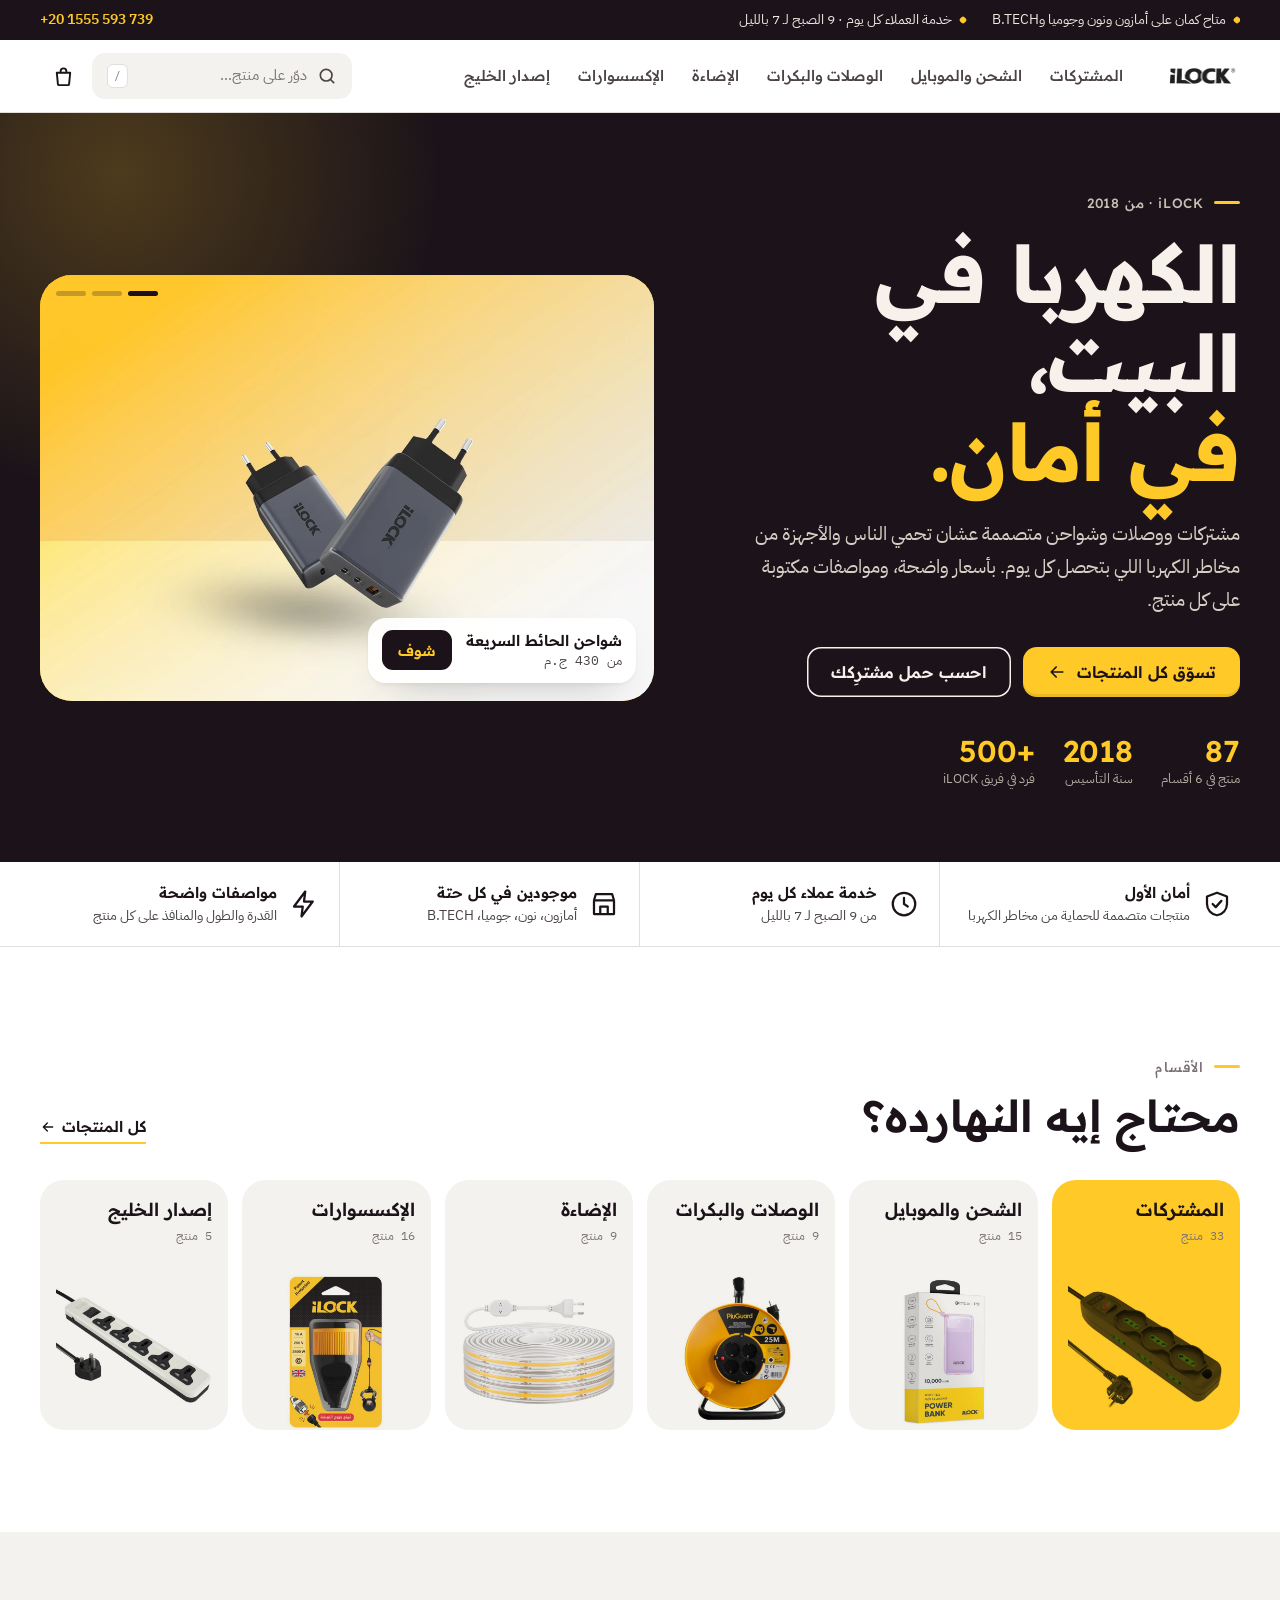
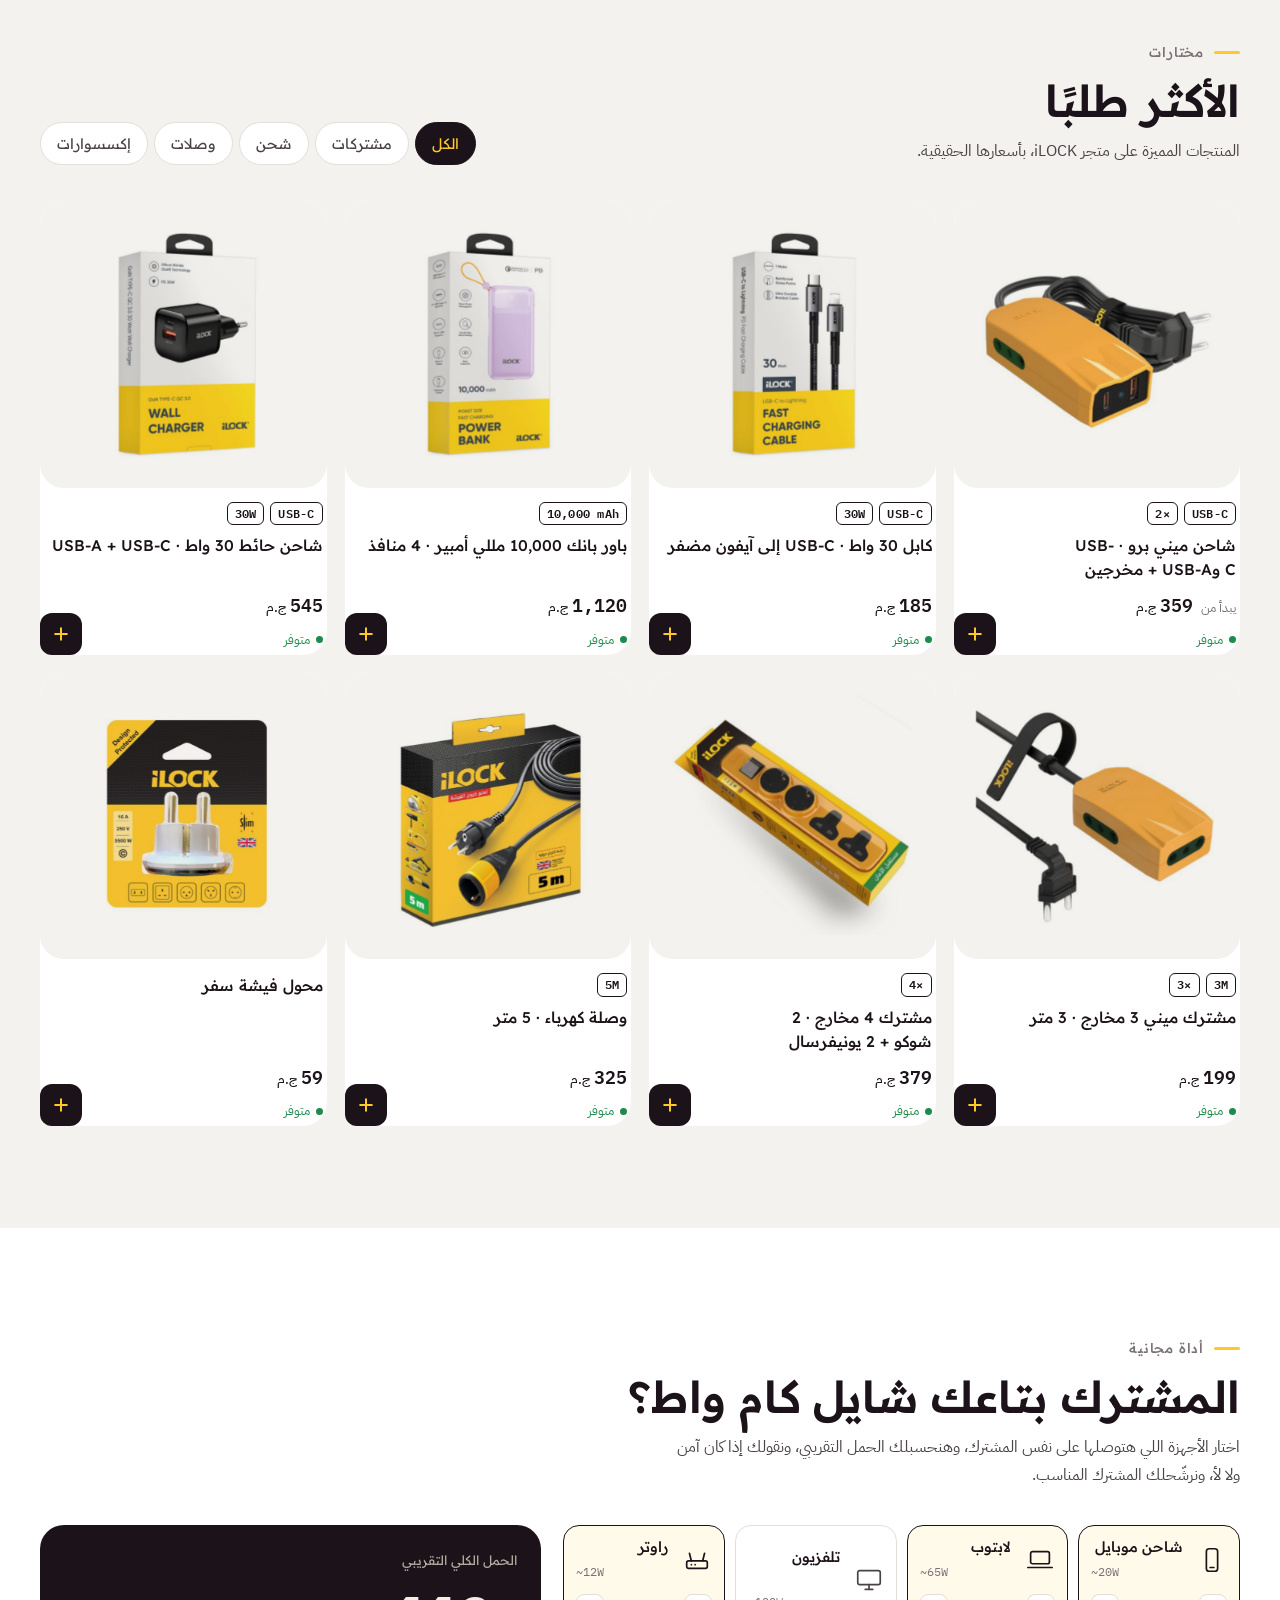
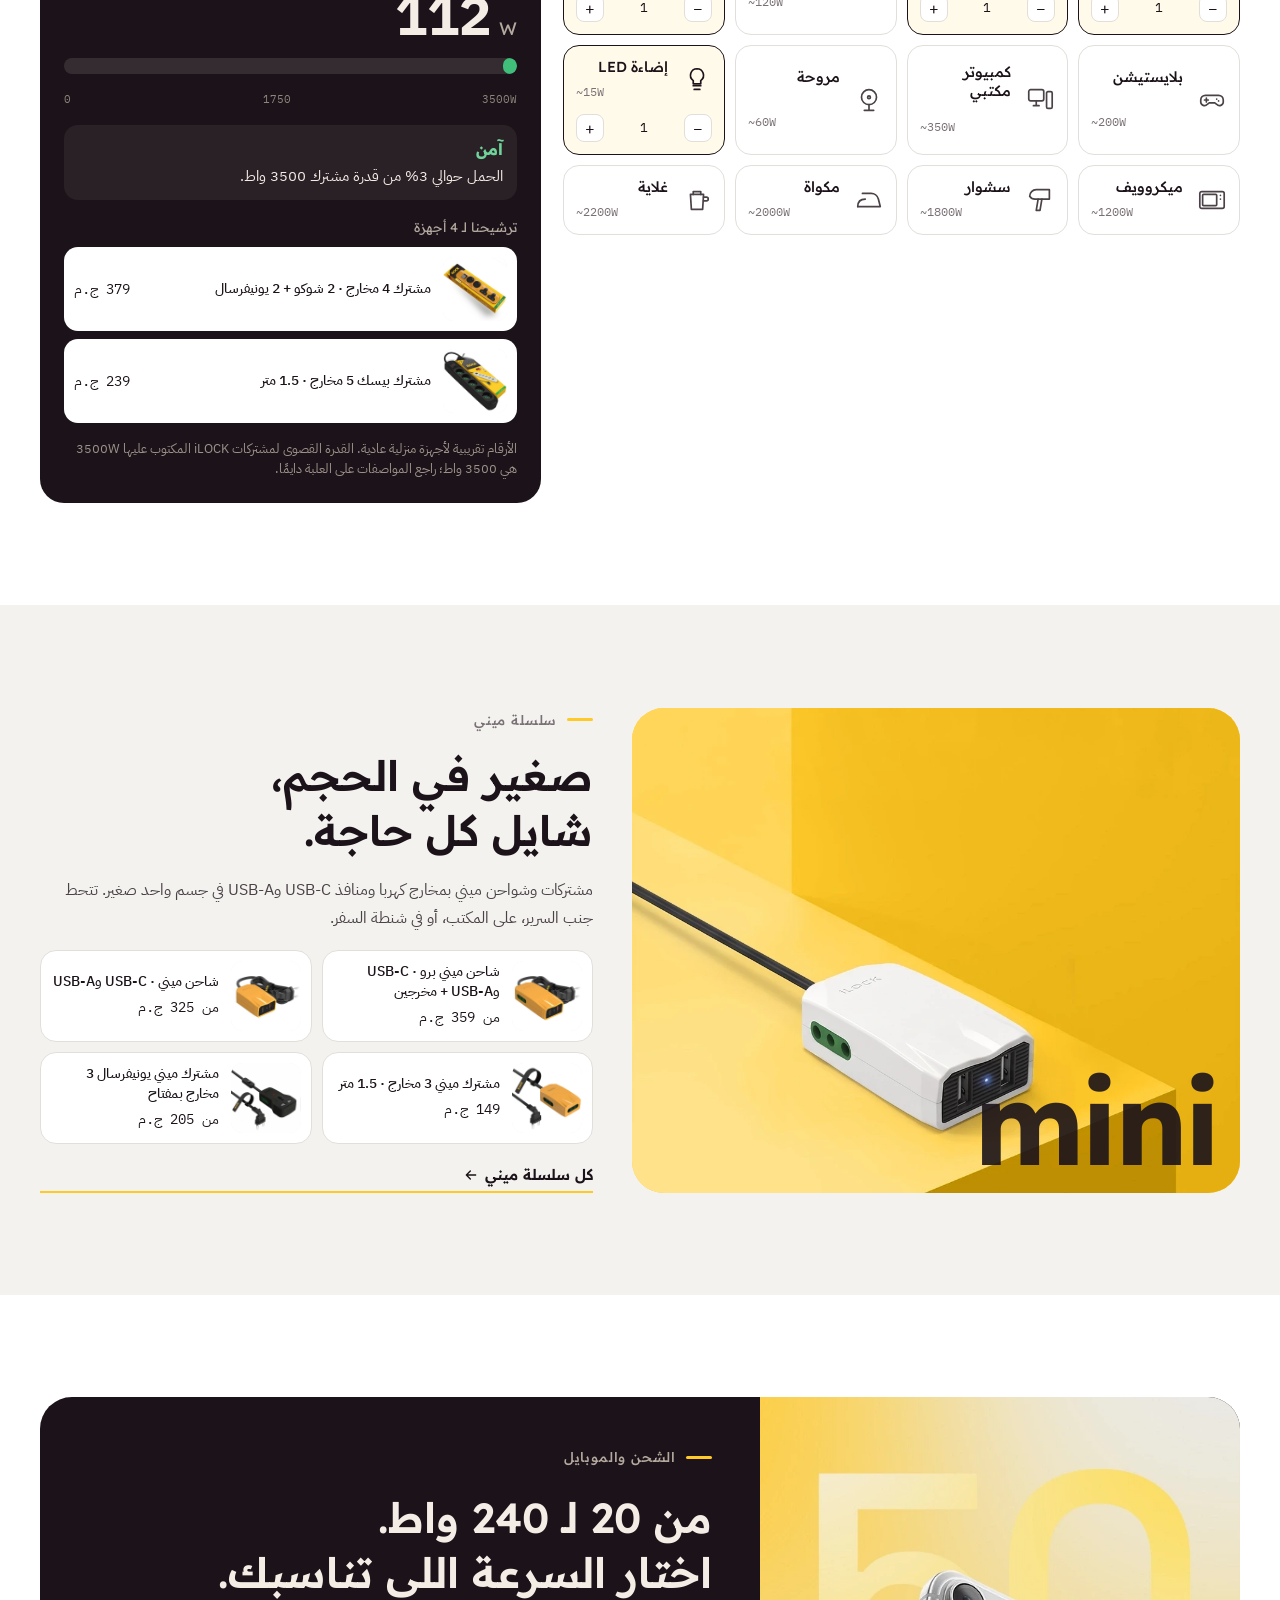
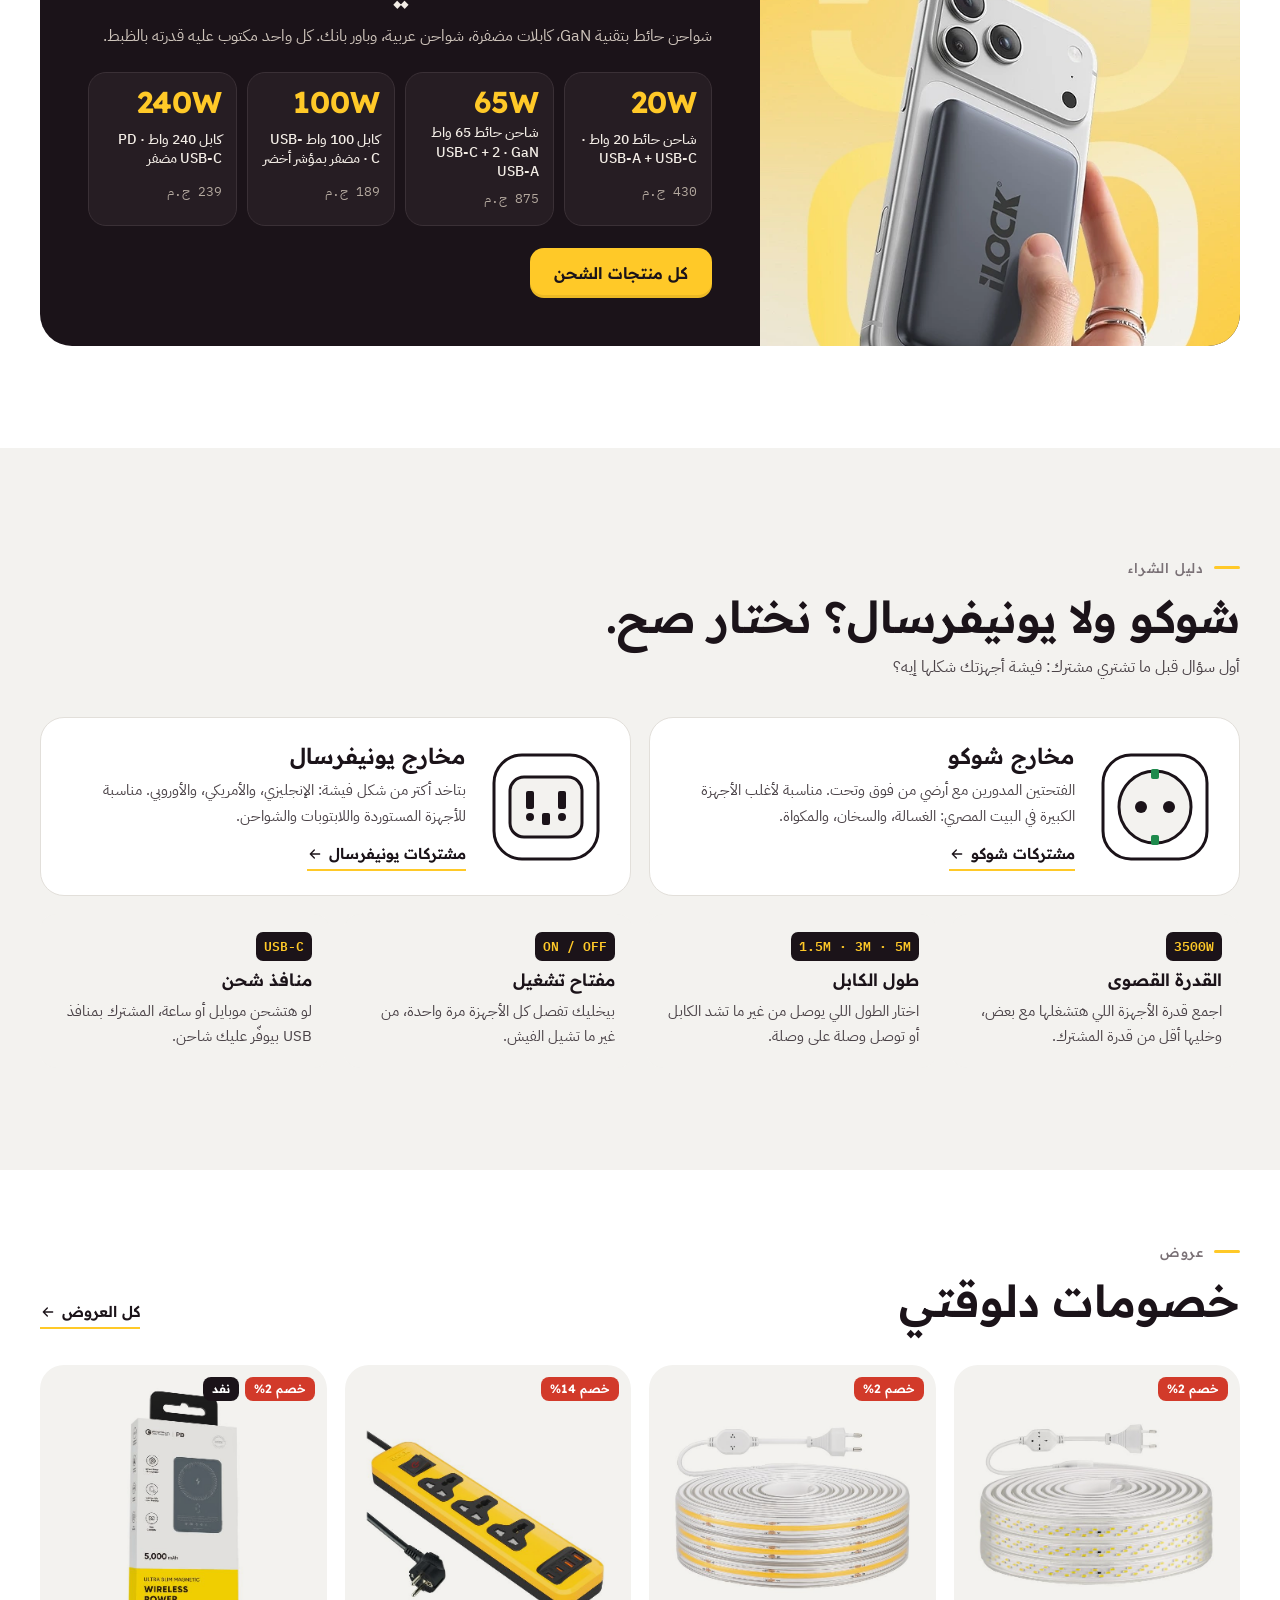
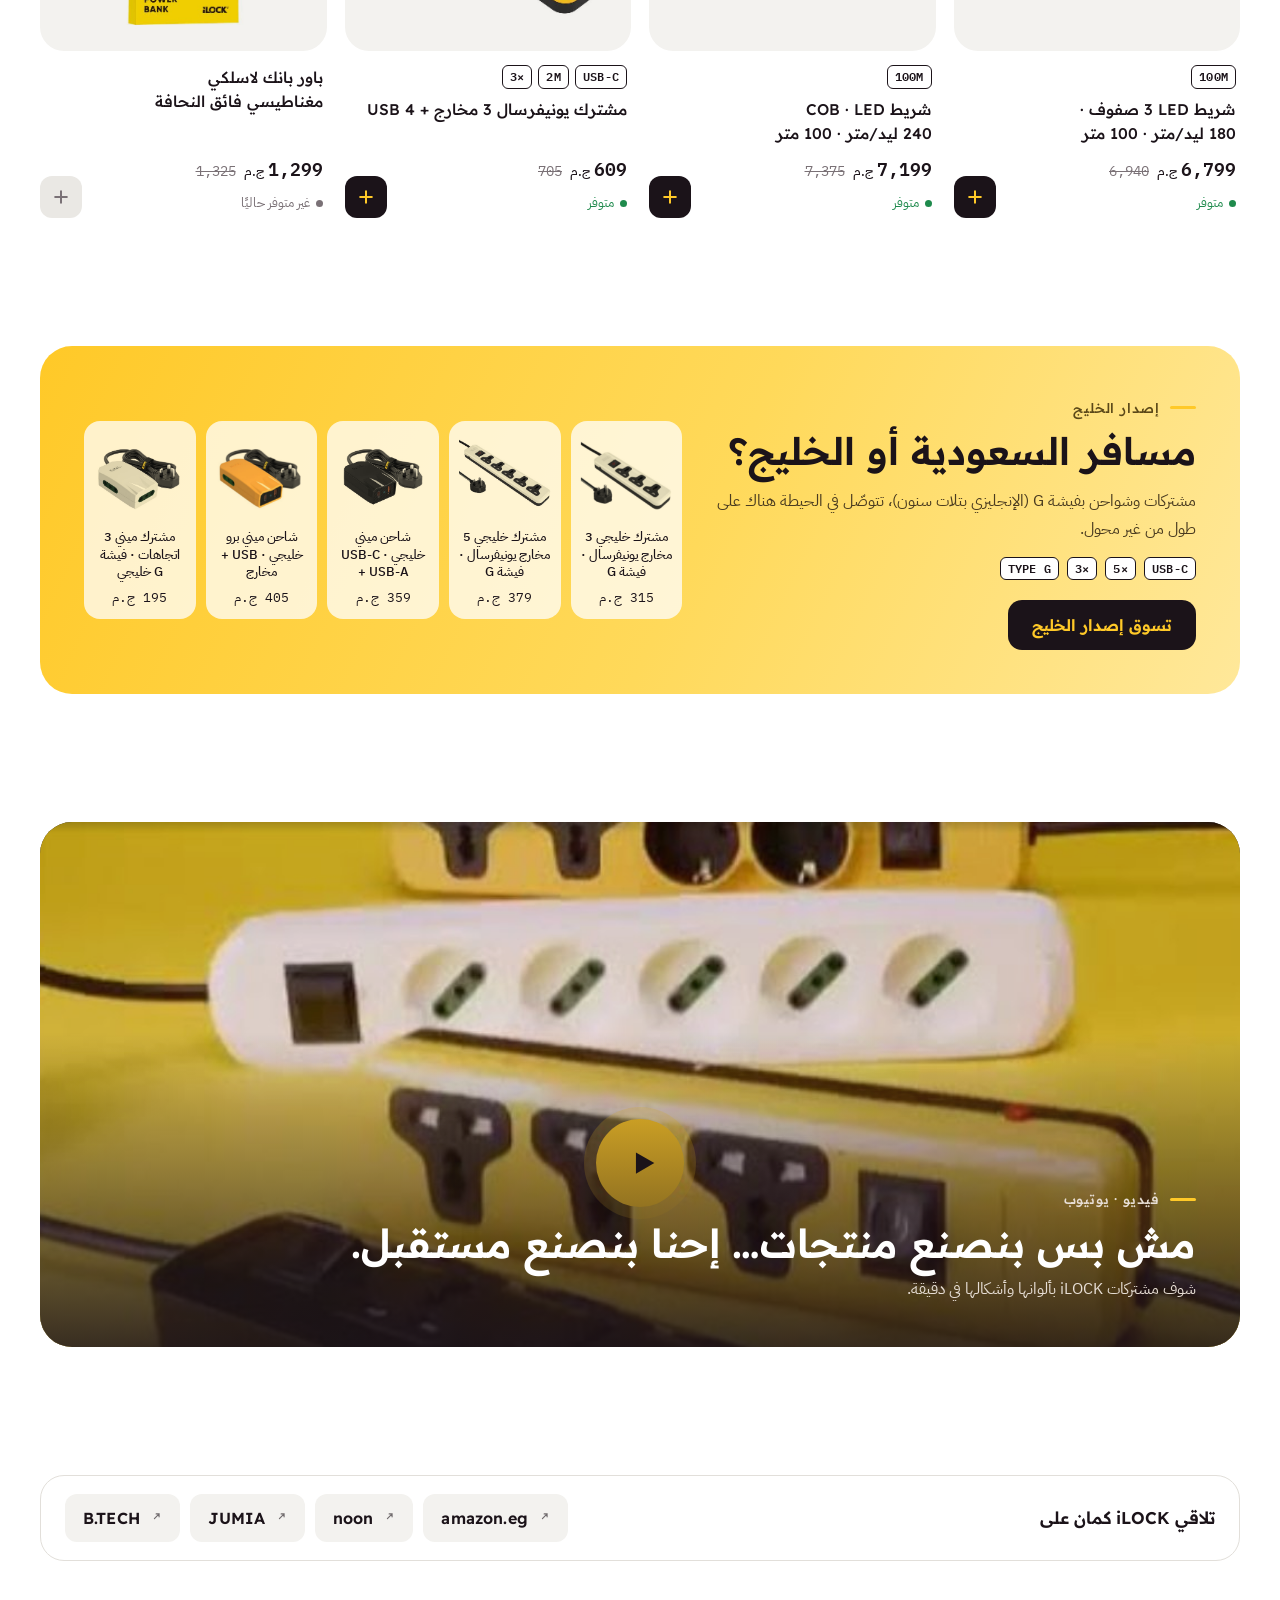
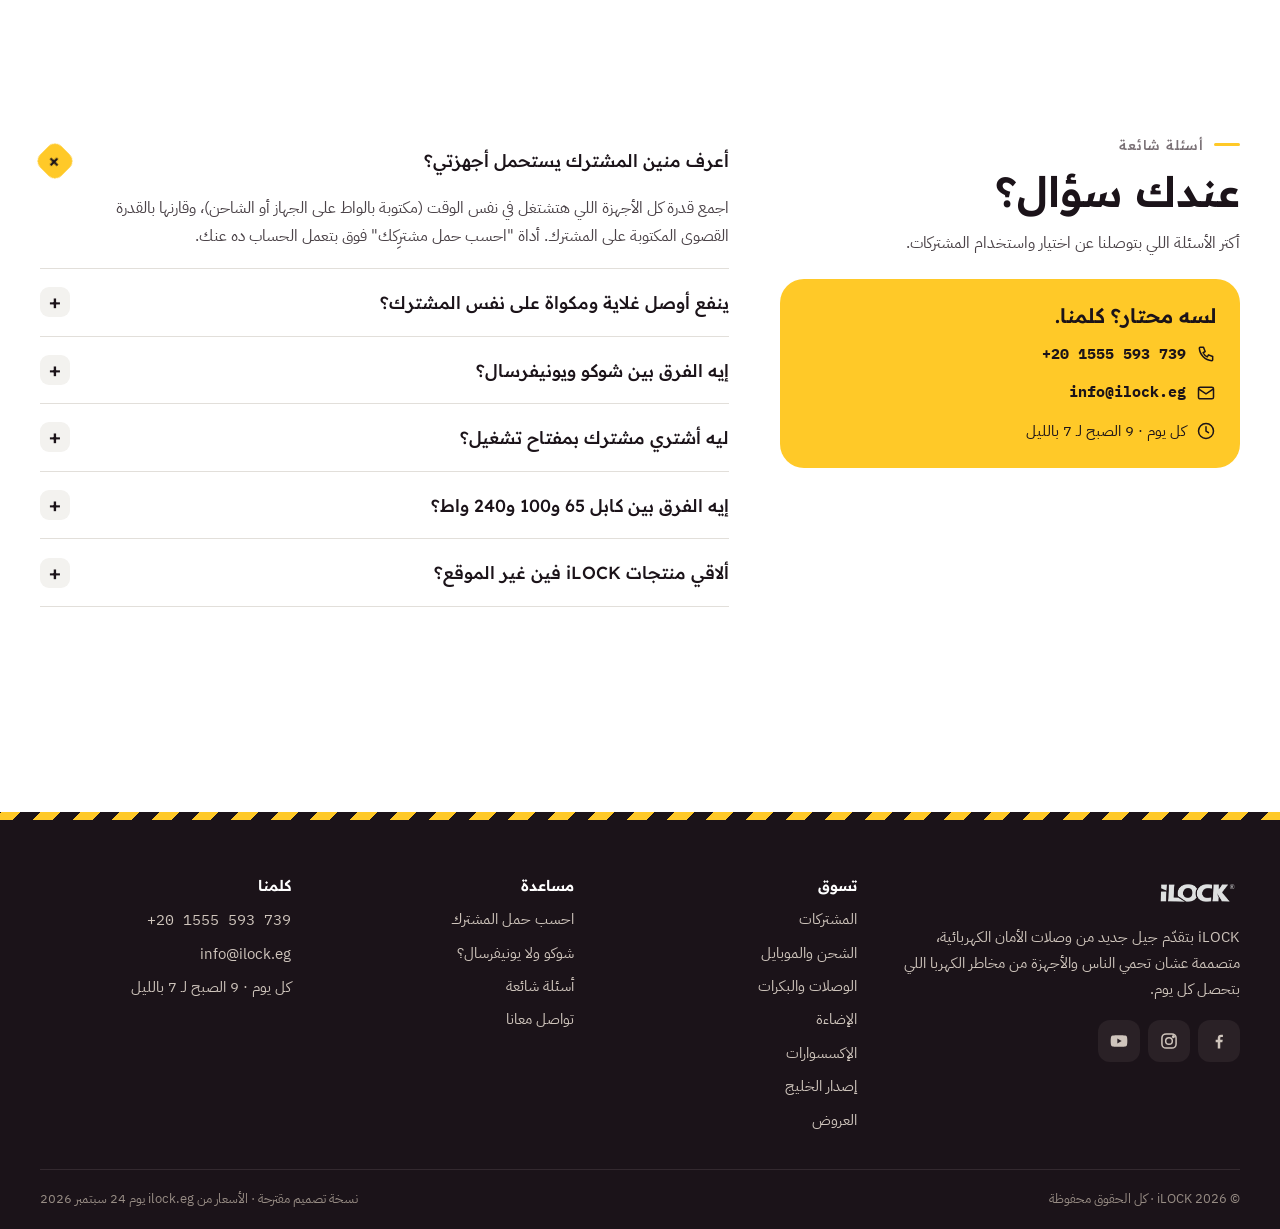
<file: index.html>
<!doctype html>
<html lang="ar" dir="rtl">
<head>
<meta charset="utf-8">
<meta name="viewport" content="width=device-width,initial-scale=1,viewport-fit=cover">
<title>iLOCK | مشتركات ووصلات وشواحن آمنة</title>
<meta name="description" content="iLOCK: مشتركات كهرباء، وصلات وبكرات، شواحن وكابلات سريعة، وإضاءة LED. منتجات متصممة عشان تحمي البيت والأجهزة من مخاطر الكهربا.">
<meta property="og:title" content="iLOCK | الكهربا في أمان">
<meta property="og:description" content="مشتركات ووصلات وشواحن من iLOCK، بأسعار واضحة ومواصفات حقيقية.">
<meta property="og:image" content="assets/img/scene-chargers.webp">
<meta name="theme-color" content="#1B1319">
<link rel="icon" href="assets/img/favicon.svg" type="image/svg+xml">
<link rel="preconnect" href="https://fonts.googleapis.com"><link rel="preconnect" href="https://fonts.gstatic.com" crossorigin>
<link href="https://fonts.googleapis.com/css2?family=Readex+Pro:wght@300;400;500;600;700&family=IBM+Plex+Sans+Arabic:wght@400;500;600&family=IBM+Plex+Mono:wght@500;600&display=swap" rel="stylesheet">
<link rel="stylesheet" href="assets/css/site.css">
<link rel="preload" as="image" href="assets/img/scene-chargers.webp">
</head>
<body data-page="home">
<div id="site-header"></div>

<main>

<!-- ============ HERO ============ -->
<section class="hero" aria-labelledby="h1">
  <div class="glow" aria-hidden="true"></div>
  <div class="wrap">
    <div>
      <span class="eyebrow">iLOCK · من 2018</span>
      <h1 id="h1">الكهربا في البيت،<br><em>في أمان.</em></h1>
      <p class="lead">مشتركات ووصلات وشواحن متصممة عشان تحمي الناس والأجهزة من مخاطر الكهربا اللي بتحصل كل يوم. بأسعار واضحة، ومواصفات مكتوبة على كل منتج.</p>
      <div class="ctas">
        <a class="btn btn-y" href="shop.html">تسوّق كل المنتجات <svg viewBox="0 0 24 24" fill="none" stroke="currentColor" stroke-width="2" stroke-linecap="round" stroke-linejoin="round"><path d="M19 12H5M11 6l-6 6 6 6"/></svg></a>
        <a class="btn btn-line" href="#calc">احسب حمل مشترِكك</a>
      </div>
      <div class="facts">
        <div><b class="num" id="factCount">87</b><span>منتج في 6 أقسام</span></div>
        <div><b class="num">2018</b><span>سنة التأسيس</span></div>
        <div><b class="num">+500</b><span>فرد في فريق iLOCK</span></div>
      </div>
    </div>

    <div class="stage" id="stage" aria-roledescription="عرض متتابع" aria-label="منتجات مختارة">
      <div class="slide on"><img src="assets/img/scene-chargers.webp" alt="شاحنين iLOCK على خلفية صفرا" width="1587" height="800"></div>
      <div class="slide"><img src="assets/img/scene-mini.webp" alt="مشترك ميني من iLOCK بمنافذ USB" width="1587" height="800" loading="lazy"></div>
      <div class="slide"><img src="assets/img/scene-adapter.webp" alt="محول فيشة سفر من iLOCK" width="1587" height="800" loading="lazy"></div>
      <div class="dots" role="tablist" aria-label="اختار الصورة"></div>
      <a class="tagcard" id="tagcard" href="shop.html#mobile"><div class="t"><b id="tagName">شواحن الحائط السريعة</b><span id="tagPrice">من 430 ج.م</span></div><span class="btn btn-ink btn-sm">شوف</span></a>
    </div>
  </div>
</section>

<!-- ============ TRUST ============ -->
<section class="trust" aria-label="ليه تشتري من iLOCK">
  <div class="wrap">
    <div class="it"><svg viewBox="0 0 24 24" fill="none" stroke="currentColor" stroke-width="1.8" stroke-linejoin="round"><path d="M12 3l8 3v6c0 4.5-3.4 8.3-8 9-4.6-.7-8-4.5-8-9V6z"/><path d="M8.5 12l2.5 2.5 4.5-5" stroke-linecap="round"/></svg><div><b>أمان الأول</b>منتجات متصممة للحماية من مخاطر الكهربا</div></div>
    <div class="it"><svg viewBox="0 0 24 24" fill="none" stroke="currentColor" stroke-width="1.8" stroke-linecap="round"><circle cx="12" cy="12" r="9"/><path d="M12 7v5l3 2"/></svg><div><b>خدمة عملاء كل يوم</b>من 9 الصبح لـ 7 بالليل</div></div>
    <div class="it"><svg viewBox="0 0 24 24" fill="none" stroke="currentColor" stroke-width="1.8" stroke-linejoin="round"><path d="M4 9l1.5-5h13L20 9M4 9v11h16V9M4 9h16"/><path d="M9 20v-6h6v6"/></svg><div><b>موجودين في كل حتة</b>أمازون، نون، جوميا، B.TECH</div></div>
    <div class="it"><svg viewBox="0 0 24 24" fill="none" stroke="currentColor" stroke-width="1.8" stroke-linejoin="round"><path d="M13 2L4 14h7l-1 8 9-12h-7z"/></svg><div><b>مواصفات واضحة</b>القدرة والطول والمنافذ على كل منتج</div></div>
  </div>
</section>

<!-- ============ CATEGORIES ============ -->
<section class="sec" aria-labelledby="catsH">
  <div class="wrap">
    <div class="sec-head">
      <div><span class="eyebrow">الأقسام</span><h2 id="catsH">محتاج إيه النهارده؟</h2></div>
      <a class="link-arrow" href="shop.html">كل المنتجات <svg viewBox="0 0 24 24" fill="none" stroke="currentColor" stroke-width="2" stroke-linecap="round" stroke-linejoin="round"><path d="M19 12H5M11 6l-6 6 6 6"/></svg></a>
    </div>
    <div class="cats" id="cats"></div>
  </div>
</section>

<!-- ============ BEST ============ -->
<section class="sec mist" aria-labelledby="bestH">
  <div class="wrap">
    <div class="sec-head">
      <div><span class="eyebrow">مختارات</span><h2 id="bestH">الأكثر طلبًا</h2><p>المنتجات المميزة على متجر iLOCK، بأسعارها الحقيقية.</p></div>
      <div class="tabs" role="tablist" aria-label="فلترة المختارات" id="bestTabs"></div>
    </div>
    <div class="grid" id="bestGrid"></div>
  </div>
</section>

<!-- ============ CALCULATOR ============ -->
<section class="sec" id="calc" aria-labelledby="calcH">
  <div class="wrap">
    <div class="sec-head">
      <div><span class="eyebrow">أداة مجانية</span><h2 id="calcH">المشترك بتاعك شايل كام واط؟</h2>
      <p>اختار الأجهزة اللي هتوصلها على نفس المشترك، وهنحسبلك الحمل التقريبي، ونقولك إذا كان آمن ولا لأ، ونرشّحلك المشترك المناسب.</p></div>
    </div>
    <div class="calc">
      <div class="apps" id="apps"></div>
      <aside class="meter-card" aria-live="polite">
        <span class="lbl">الحمل الكلي التقريبي</span>
        <div class="load"><span class="num" id="loadW">0</span><small>W</small></div>
        <div class="gauge" aria-hidden="true"><i id="gauge" style="width:0"></i></div>
        <div class="gauge-scale"><span>0</span><span>1750</span><span>3500W</span></div>
        <div class="verdict ok" id="verdict"><b>ابدأ باختيار الأجهزة</b>دوس على أي جهاز من القايمة.</div>
        <div id="recs" style="display:grid;gap:8px"></div>
        <p class="note" style="color:#9D928A">الأرقام تقريبية لأجهزة منزلية عادية. القدرة القصوى لمشتركات iLOCK المكتوب عليها 3500W هي 3500 واط؛ راجع المواصفات على العلبة دايمًا.</p>
      </aside>
    </div>
  </div>
</section>

<!-- ============ MINI SERIES ============ -->
<section class="sec mist" aria-labelledby="miniH">
  <div class="wrap spot">
    <div class="art"><img src="assets/img/scene-mini.webp" alt="مشترك ميني أبيض من iLOCK بمنافذ USB" loading="lazy"><span class="big">mini</span></div>
    <div class="txt">
      <span class="eyebrow">سلسلة ميني</span>
      <h2 id="miniH">صغير في الحجم، شايل كل حاجة.</h2>
      <p>مشتركات وشواحن ميني بمخارج كهربا ومنافذ USB-C وUSB-A في جسم واحد صغير. تتحط جنب السرير، على المكتب، أو في شنطة السفر.</p>
      <div class="minis" id="minis"></div>
      <a class="link-arrow" href="shop.html#tag-mini">كل سلسلة ميني <svg viewBox="0 0 24 24" fill="none" stroke="currentColor" stroke-width="2" stroke-linecap="round" stroke-linejoin="round"><path d="M19 12H5M11 6l-6 6 6 6"/></svg></a>
    </div>
  </div>
</section>

<!-- ============ POWER BAND ============ -->
<section class="sec" aria-labelledby="powH">
  <div class="wrap">
    <div class="power">
      <div class="pic"><img src="assets/img/powerbank-tall.webp" alt="باور بانك مغناطيسي من iLOCK في إيد" loading="lazy"></div>
      <div class="in">
        <span class="eyebrow" style="color:#B4A99F">الشحن والموبايل</span>
        <h2 id="powH">من 20 لـ 240 واط.<br>اختار السرعة اللي تناسبك.</h2>
        <p>شواحن حائط بتقنية GaN، كابلات مضفرة، شواحن عربية، وباور بانك. كل واحد مكتوب عليه قدرته بالظبط.</p>
        <div class="watts" id="watts"></div>
        <div><a class="btn btn-y" href="shop.html#mobile">كل منتجات الشحن</a></div>
      </div>
    </div>
  </div>
</section>

<!-- ============ GUIDE ============ -->
<section class="sec mist" id="guide" aria-labelledby="guideH">
  <div class="wrap">
    <div class="sec-head">
      <div><span class="eyebrow">دليل الشراء</span><h2 id="guideH">شوكو ولا يونيفرسال؟ نختار صح.</h2>
      <p>أول سؤال قبل ما تشتري مشترك: فيشة أجهزتك شكلها إيه؟</p></div>
    </div>
    <div class="guide">
      <div class="gcard">
        <svg viewBox="0 0 120 120" aria-hidden="true"><rect x="8" y="8" width="104" height="104" rx="28" fill="#FFFFFF" stroke="#1B1319" stroke-width="3"/><circle cx="60" cy="60" r="36" fill="#F3F2EF" stroke="#1B1319" stroke-width="3"/><circle cx="46" cy="60" r="6" fill="#1B1319"/><circle cx="74" cy="60" r="6" fill="#1B1319"/><rect x="56" y="22" width="8" height="10" rx="2" fill="#1E8A4C"/><rect x="56" y="88" width="8" height="10" rx="2" fill="#1E8A4C"/></svg>
        <div><h3>مخارج شوكو</h3><p>الفتحتين المدورين مع أرضي من فوق وتحت. مناسبة لأغلب الأجهزة الكبيرة في البيت المصري: الغسالة، والسخان، والمكواة.</p><a class="link-arrow" href="shop.html#tag-schuko">مشتركات شوكو <svg viewBox="0 0 24 24" fill="none" stroke="currentColor" stroke-width="2" stroke-linecap="round" stroke-linejoin="round"><path d="M19 12H5M11 6l-6 6 6 6"/></svg></a></div>
      </div>
      <div class="gcard">
        <svg viewBox="0 0 120 120" aria-hidden="true"><rect x="8" y="8" width="104" height="104" rx="28" fill="#FFFFFF" stroke="#1B1319" stroke-width="3"/><rect x="24" y="30" width="72" height="60" rx="14" fill="#F3F2EF" stroke="#1B1319" stroke-width="3"/><rect x="40" y="44" width="8" height="18" rx="2" fill="#1B1319"/><rect x="72" y="44" width="8" height="18" rx="2" fill="#1B1319"/><rect x="56" y="66" width="8" height="12" rx="2" fill="#1B1319"/><circle cx="44" cy="70" r="4" fill="#1B1319"/><circle cx="76" cy="70" r="4" fill="#1B1319"/></svg>
        <div><h3>مخارج يونيفرسال</h3><p>بتاخد أكتر من شكل فيشة: الإنجليزي، والأمريكي، والأوروبي. مناسبة للأجهزة المستوردة واللابتوبات والشواحن.</p><a class="link-arrow" href="shop.html#tag-universal">مشتركات يونيفرسال <svg viewBox="0 0 24 24" fill="none" stroke="currentColor" stroke-width="2" stroke-linecap="round" stroke-linejoin="round"><path d="M19 12H5M11 6l-6 6 6 6"/></svg></a></div>
      </div>
    </div>
    <div class="checks">
      <div class="check"><span class="k">3500W</span><h3>القدرة القصوى</h3><p>اجمع قدرة الأجهزة اللي هتشغلها مع بعض، وخليها أقل من قدرة المشترك.</p></div>
      <div class="check"><span class="k">1.5M · 3M · 5M</span><h3>طول الكابل</h3><p>اختار الطول اللي يوصل من غير ما تشد الكابل أو توصل وصلة على وصلة.</p></div>
      <div class="check"><span class="k">ON / OFF</span><h3>مفتاح تشغيل</h3><p>بيخليك تفصل كل الأجهزة مرة واحدة، من غير ما تشيل الفيش.</p></div>
      <div class="check"><span class="k">USB-C</span><h3>منافذ شحن</h3><p>لو هتشحن موبايل أو ساعة، المشترك بمنافذ USB بيوفّر عليك شاحن.</p></div>
    </div>
  </div>
</section>

<!-- ============ SALE ============ -->
<section class="sec tight" aria-labelledby="saleH">
  <div class="wrap">
    <div class="sec-head">
      <div><span class="eyebrow">عروض</span><h2 id="saleH">خصومات دلوقتي</h2></div>
      <a class="link-arrow" href="shop.html#sale">كل العروض <svg viewBox="0 0 24 24" fill="none" stroke="currentColor" stroke-width="2" stroke-linecap="round" stroke-linejoin="round"><path d="M19 12H5M11 6l-6 6 6 6"/></svg></a>
    </div>
    <div class="grid" id="saleGrid"></div>
  </div>
</section>

<!-- ============ GULF ============ -->
<section class="sec tight" aria-labelledby="gulfH">
  <div class="wrap">
    <div class="gulf">
      <div>
        <span class="eyebrow" style="color:#5A4718">إصدار الخليج</span>
        <h2 id="gulfH" style="margin-top:8px">مسافر السعودية أو الخليج؟</h2>
        <p>مشتركات وشواحن بفيشة G (الإنجليزي بتلات سنون)، تتوصّل في الحيطة هناك على طول من غير محول.</p>
        <div class="plugG"><span class="plate">TYPE G</span><span class="plate">3×</span><span class="plate">5×</span><span class="plate">USB-C</span></div>
        <div style="margin-top:18px"><a class="btn btn-ink" href="shop.html#gulf">تسوق إصدار الخليج</a></div>
      </div>
      <div class="row" id="gulfRow"></div>
    </div>
  </div>
</section>

<!-- ============ VIDEO ============ -->
<section class="sec tight" aria-label="فيديو iLOCK">
  <div class="wrap">
    <a class="video" href="https://www.youtube.com/watch?v=NHx9W53ZcGY" target="_blank" rel="noopener">
      <img src="assets/img/video-frame.jpg" alt="مشتركات iLOCK بالألوان الأصفر والأبيض والأسود" loading="lazy">
      <span class="play" aria-hidden="true"><svg viewBox="0 0 24 24" fill="currentColor"><path d="M7 4.5v15l13-7.5z"/></svg></span>
      <div class="cap"><span class="eyebrow" style="color:#E7DED5">فيديو · يوتيوب</span><h2>مش بس بنصنع منتجات… إحنا بنصنع مستقبل.</h2><p>شوف مشتركات iLOCK بألوانها وأشكالها في دقيقة.</p></div>
    </a>
  </div>
</section>

<!-- ============ MARKETS ============ -->
<section class="sec tight" aria-label="أماكن البيع">
  <div class="wrap">
    <div class="markets">
      <h3>تلاقي iLOCK كمان على</h3>
      <div class="mk">
        <a href="https://www.amazon.eg/s?k=ilock" target="_blank" rel="noopener">amazon.eg <svg viewBox="0 0 24 24" fill="none" stroke="currentColor" stroke-width="2" stroke-linecap="round"><path d="M14 5h5v5M19 5l-8 8"/></svg></a>
        <a href="https://www.noon.com/egypt-en/search/?q=ilock" target="_blank" rel="noopener">noon <svg viewBox="0 0 24 24" fill="none" stroke="currentColor" stroke-width="2" stroke-linecap="round"><path d="M14 5h5v5M19 5l-8 8"/></svg></a>
        <a href="https://www.jumia.com.eg/catalog/?q=ilock" target="_blank" rel="noopener">JUMIA <svg viewBox="0 0 24 24" fill="none" stroke="currentColor" stroke-width="2" stroke-linecap="round"><path d="M14 5h5v5M19 5l-8 8"/></svg></a>
        <a href="https://btech.com/ar/catalogsearch/result/?q=ilock" target="_blank" rel="noopener">B.TECH <svg viewBox="0 0 24 24" fill="none" stroke="currentColor" stroke-width="2" stroke-linecap="round"><path d="M14 5h5v5M19 5l-8 8"/></svg></a>
      </div>
    </div>
  </div>
</section>

<!-- ============ FAQ ============ -->
<section class="sec" id="faq" aria-labelledby="faqH">
  <div class="wrap faq">
    <div>
      <span class="eyebrow">أسئلة شائعة</span>
      <h2 id="faqH" style="font-size:clamp(28px,3.4vw,42px);margin-top:8px">عندك سؤال؟</h2>
      <p style="color:var(--ink-2);margin-top:10px">أكتر الأسئلة اللي بتوصلنا عن اختيار واستخدام المشتركات.</p>
      <div class="help">
        <h3>لسه محتار؟ كلمنا.</h3>
        <div class="line"><svg viewBox="0 0 24 24" fill="none" stroke="currentColor" stroke-width="1.8" stroke-linejoin="round"><path d="M5 4h4l2 5-2.5 1.5a11 11 0 005 5L15 13l5 2v4a1 1 0 01-1 1A16 16 0 014 5a1 1 0 011-1z"/></svg><b>+20 1555 593 739</b></div>
        <div class="line"><svg viewBox="0 0 24 24" fill="none" stroke="currentColor" stroke-width="1.8"><rect x="3" y="5" width="18" height="14" rx="2"/><path d="M3 7l9 6 9-6"/></svg><b>info@ilock.eg</b></div>
        <div class="line"><svg viewBox="0 0 24 24" fill="none" stroke="currentColor" stroke-width="1.8" stroke-linecap="round"><circle cx="12" cy="12" r="9"/><path d="M12 7v5l3 2"/></svg>كل يوم · 9 الصبح لـ 7 بالليل</div>
      </div>
    </div>
    <div>
      <details open><summary>أعرف منين المشترك يستحمل أجهزتي؟<i>+</i></summary><p>اجمع قدرة كل الأجهزة اللي هتشتغل في نفس الوقت (مكتوبة بالواط على الجهاز أو الشاحن)، وقارنها بالقدرة القصوى المكتوبة على المشترك. أداة "احسب حمل مشترِكك" فوق بتعمل الحساب ده عنك.</p></details>
      <details><summary>ينفع أوصل غلاية ومكواة على نفس المشترك؟<i>+</i></summary><p>الأجهزة الحرارية زي الغلاية والمكواة والسخان بتسحب قدرة عالية (حوالي 2000 واط أو أكتر). تشغيل اتنين منهم مع بعض ممكن يعدّي 3500 واط، فالأحسن كل واحد يتوصل لوحده، ويُفضّل في الحيطة مباشرة.</p></details>
      <details><summary>إيه الفرق بين شوكو ويونيفرسال؟<i>+</i></summary><p>شوكو فتحتين مدورين مع أرضي، وده الشكل المنتشر في مصر للأجهزة الكبيرة. اليونيفرسال بياخد فيش بأشكال مختلفة (إنجليزي، أمريكي، أوروبي)، ومناسب للأجهزة المستوردة والشواحن.</p></details>
      <details><summary>ليه أشتري مشترك بمفتاح تشغيل؟<i>+</i></summary><p>المفتاح بيخليك تفصل كل الأجهزة مرة واحدة وأنت خارج أو قبل النوم، من غير ما تشيل الفيش كل مرة، وده بيقلل استهلاك الأجهزة اللي بتفضل في وضع الاستعداد.</p></details>
      <details><summary>إيه الفرق بين كابل 65 و100 و240 واط؟<i>+</i></summary><p>الرقم هو أقصى قدرة الكابل يقدر ينقلها. الموبايلات بتحتاج غالبًا 20 لـ 30 واط، واللابتوبات 65 لـ 100 واط، والأجهزة الأقوى أكتر. الكابل الأعلى بيشتغل مع الأقل عادي.</p></details>
      <details><summary>ألاقي منتجات iLOCK فين غير الموقع؟<i>+</i></summary><p>على أمازون، ونون، وجوميا، وB.TECH. والأسعار هنا هي أسعار متجر iLOCK الرسمي.</p></details>
    </div>
  </div>
</section>

</main>

<div id="site-footer"></div>

<script src="assets/data/products.js"></script>
<script src="assets/js/site.js"></script>
<script src="assets/js/home.js"></script>
</body>
</html>
</file>
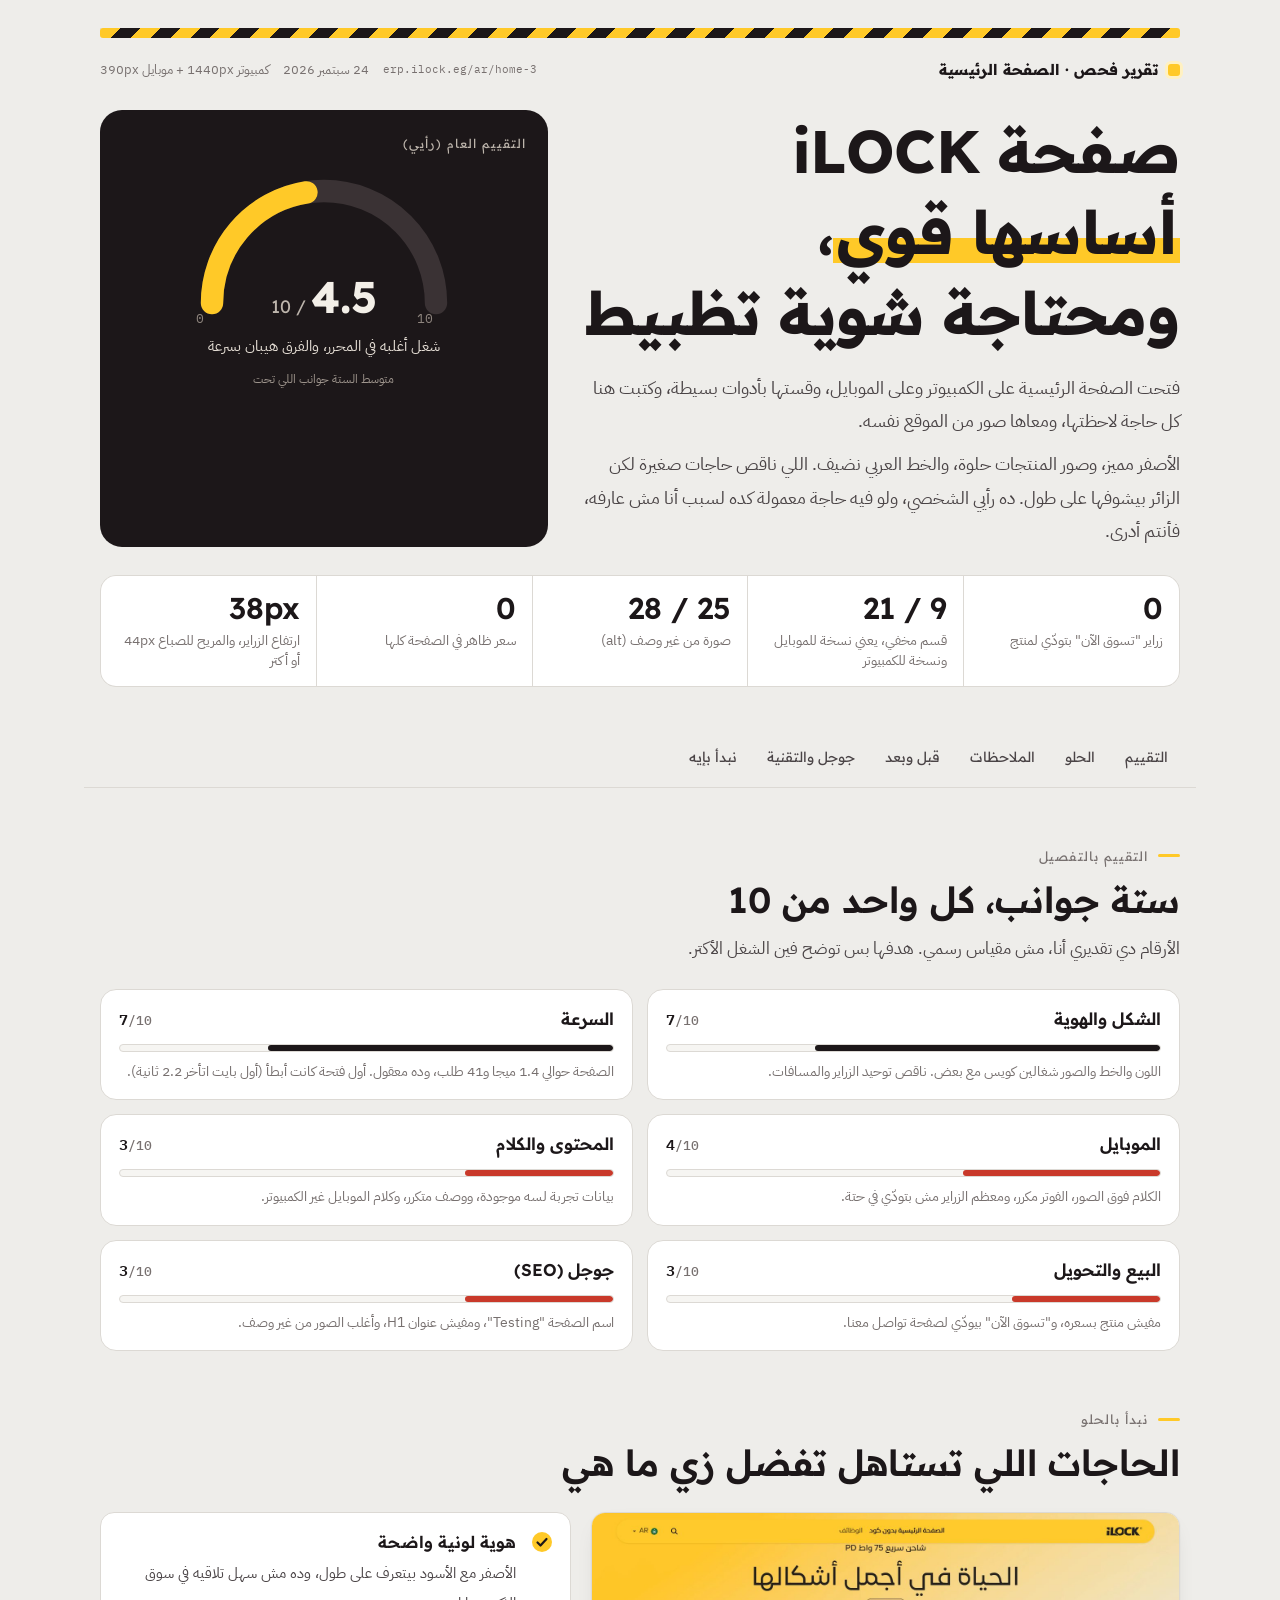
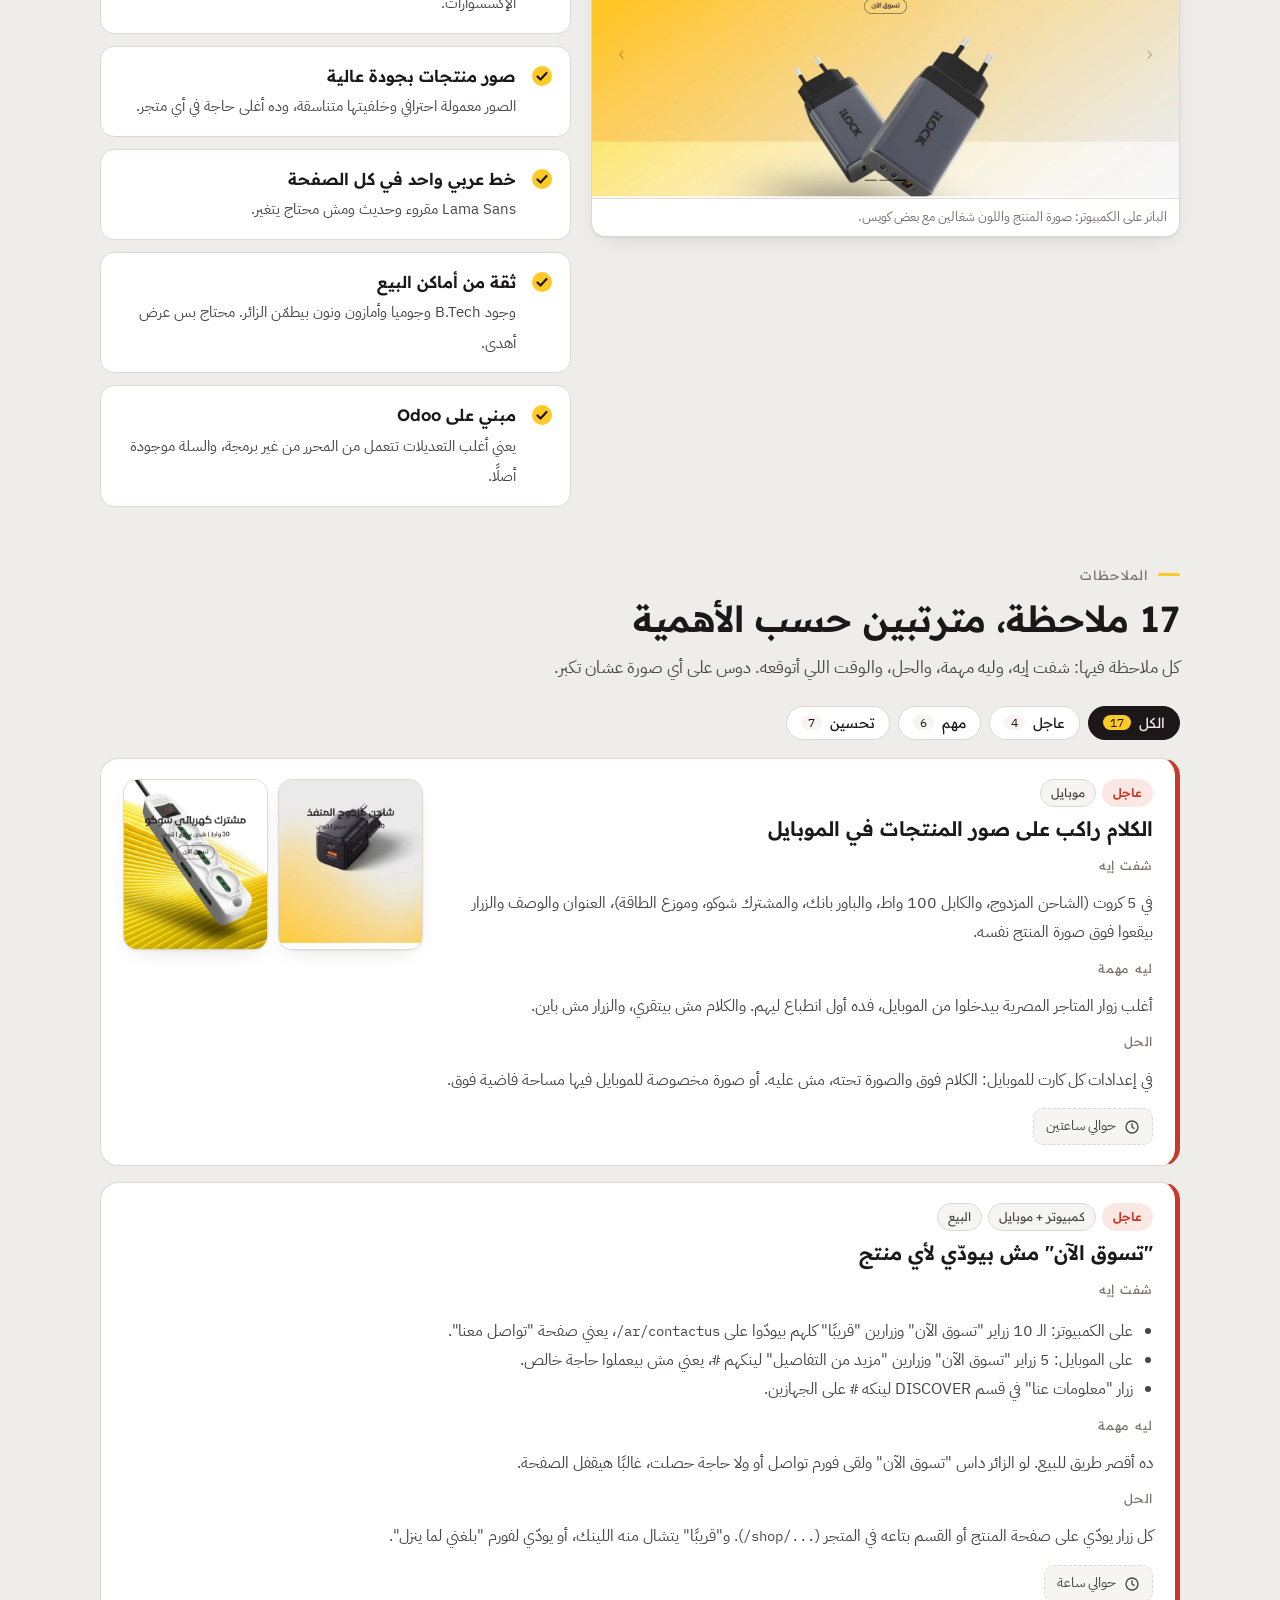
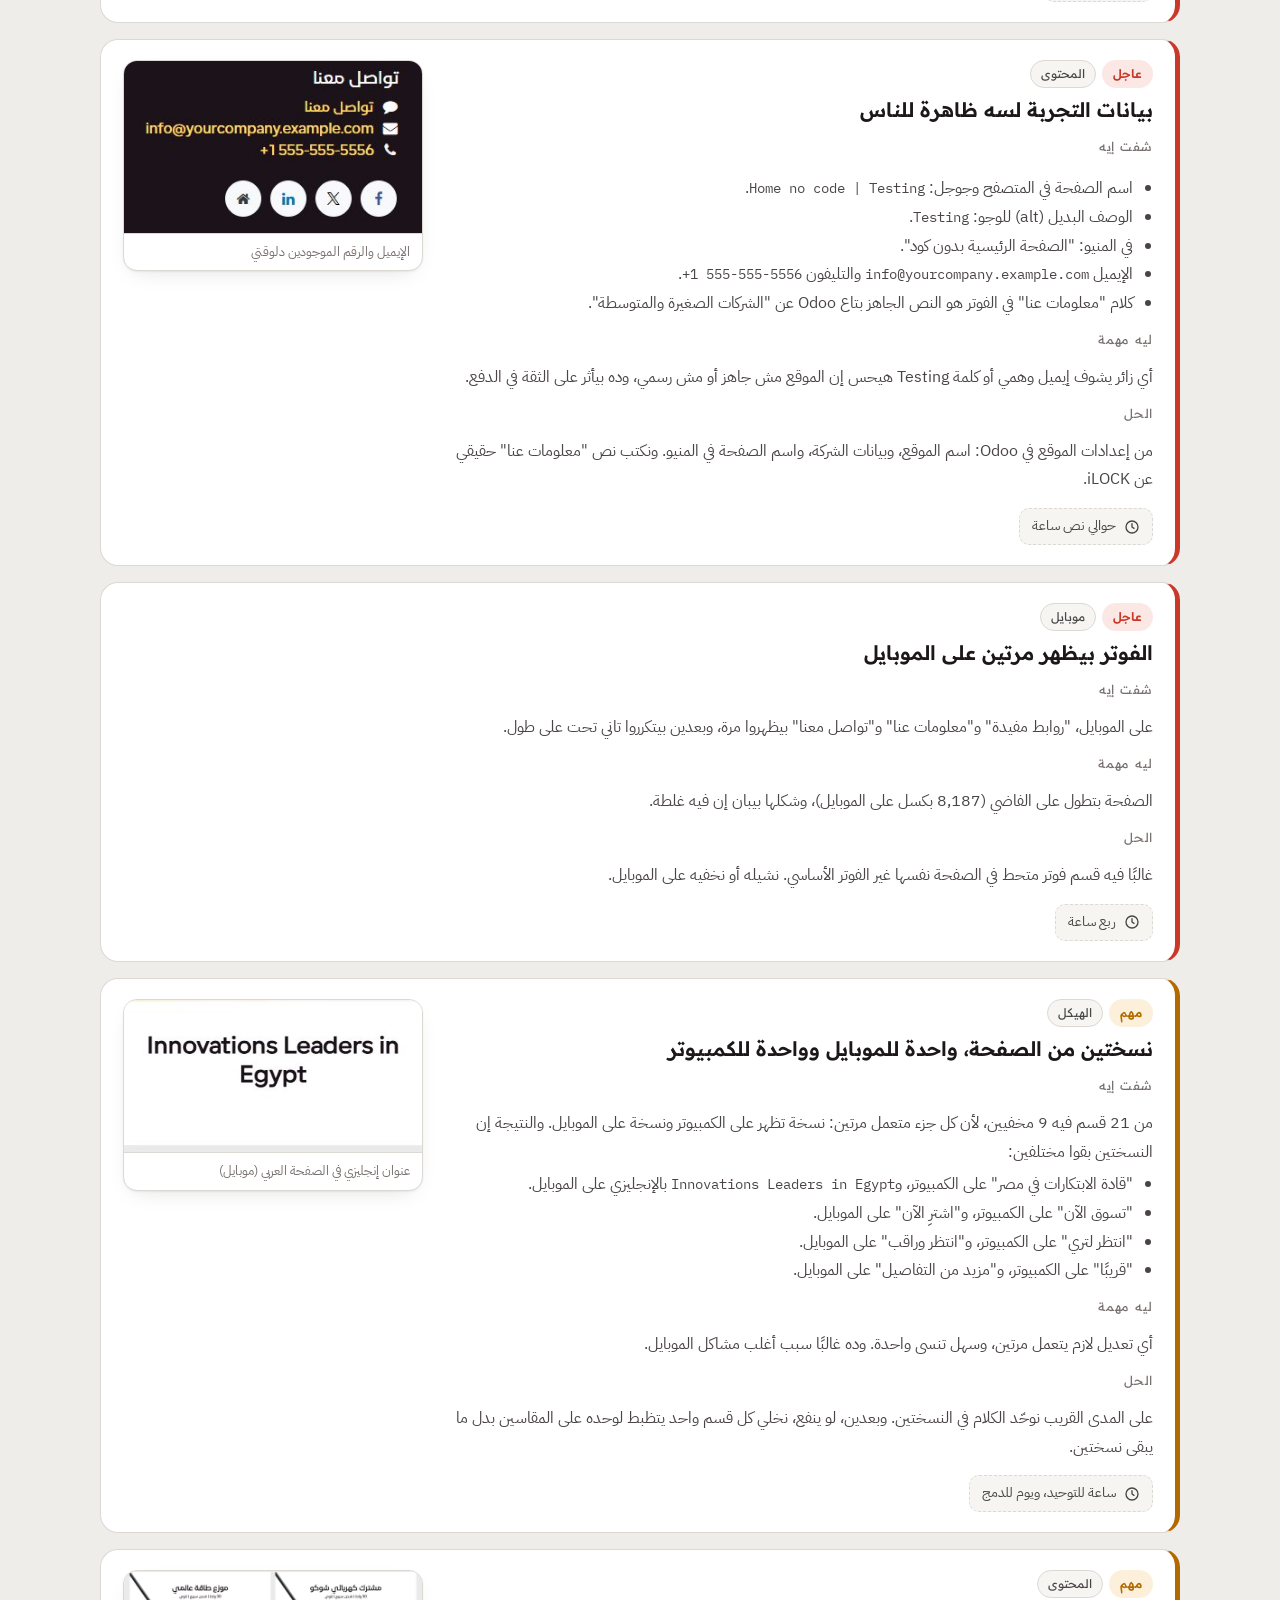
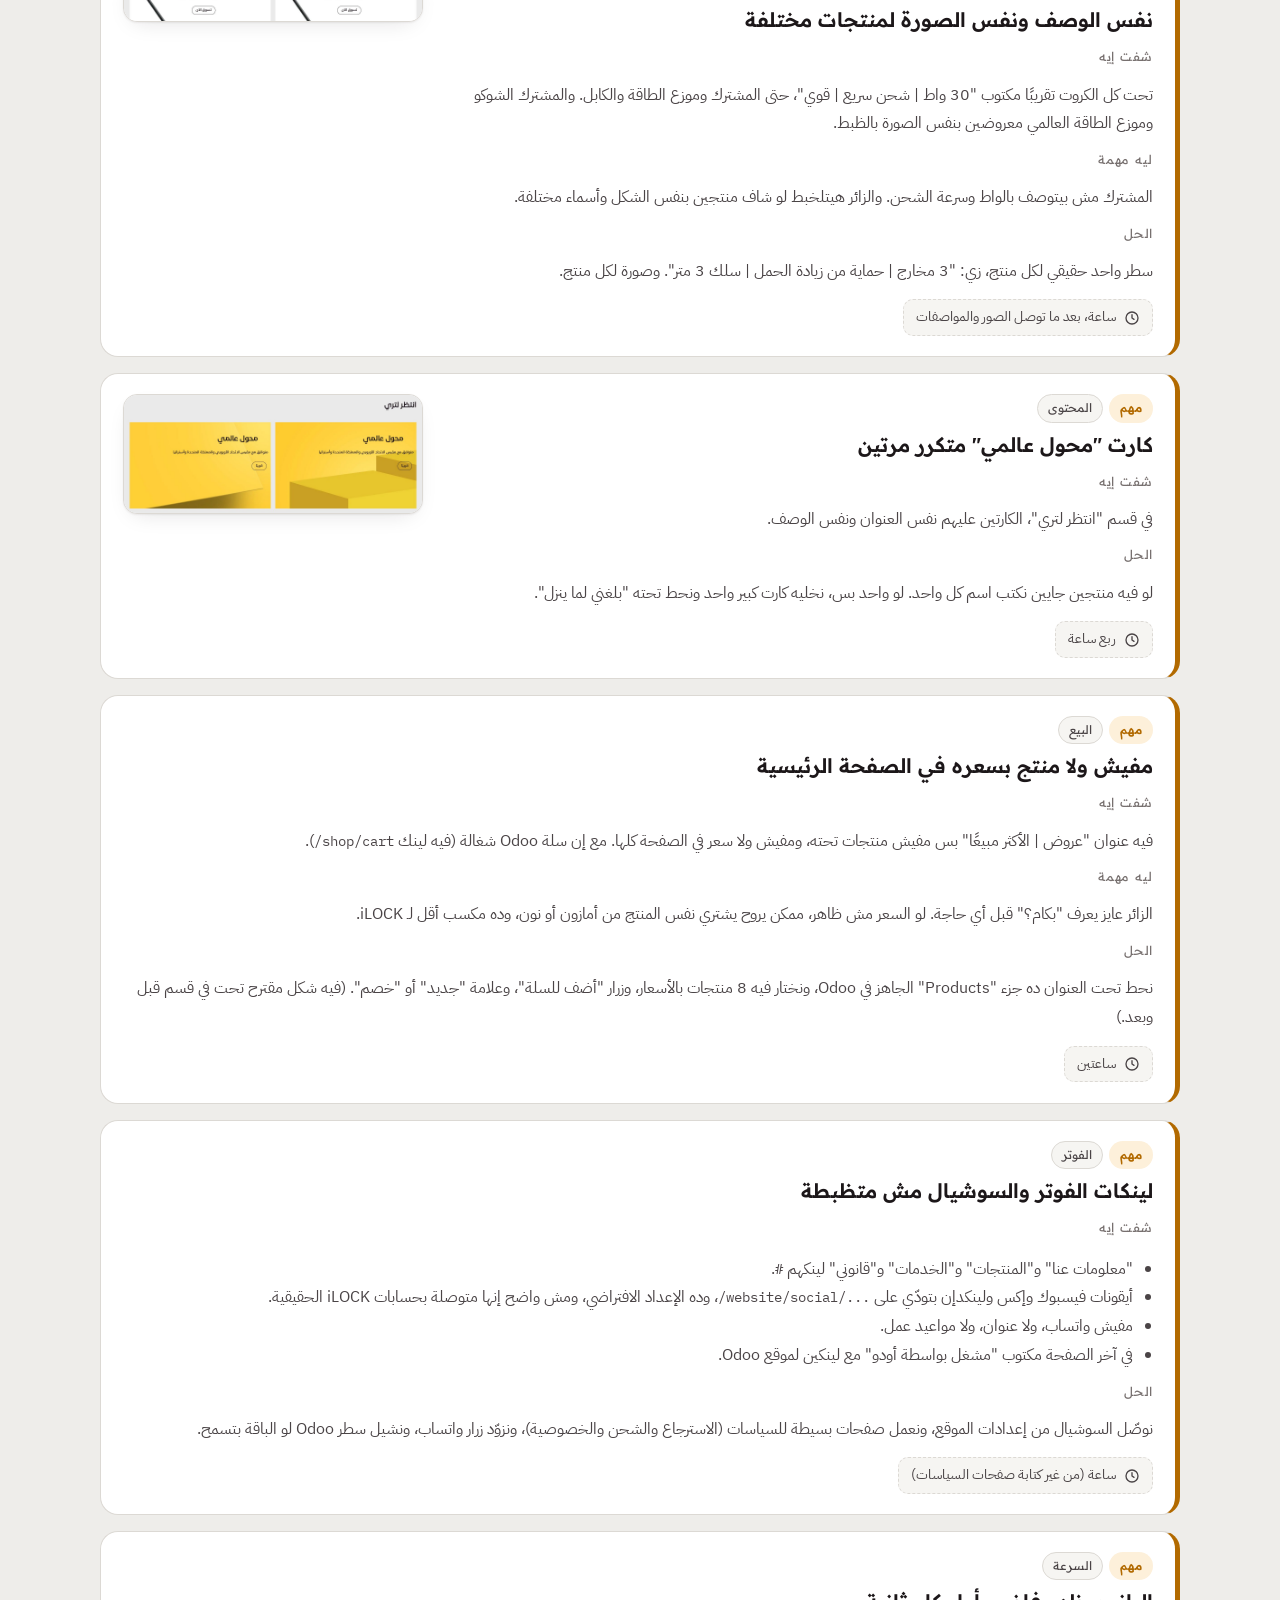
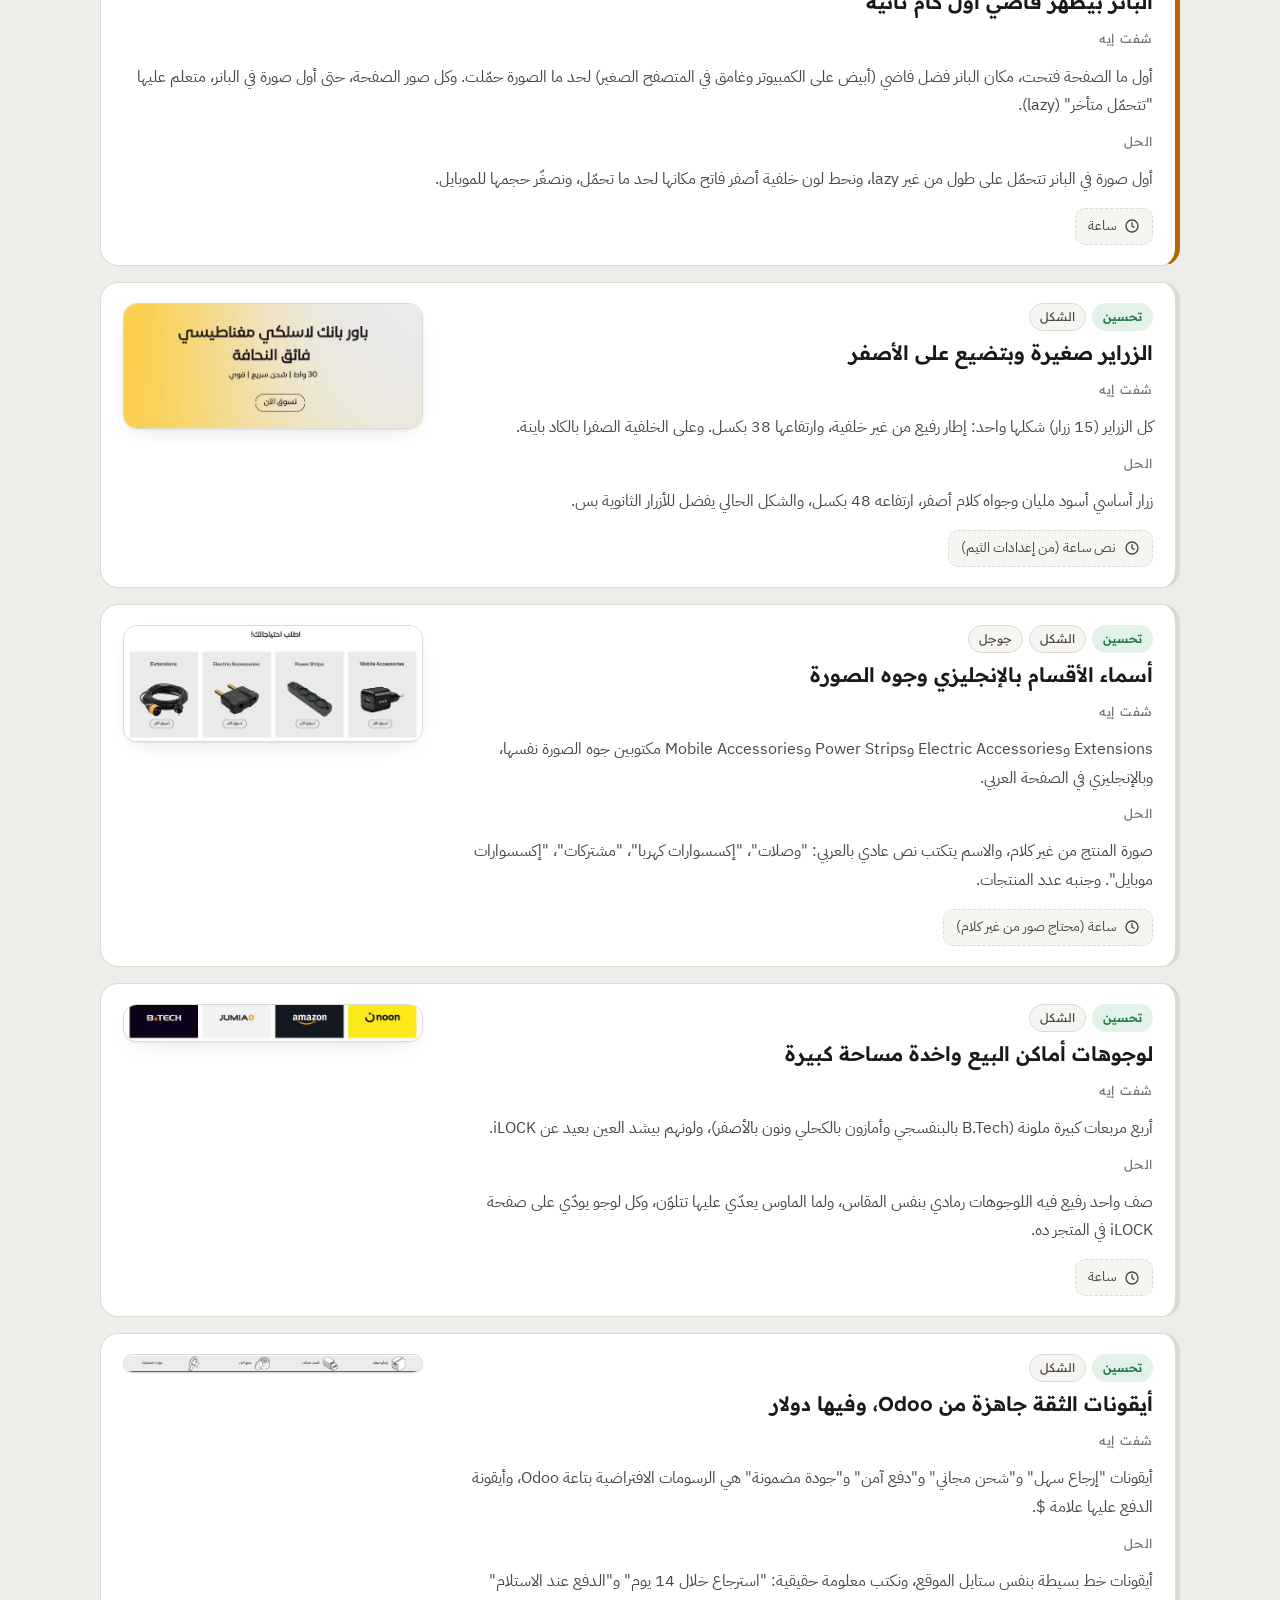
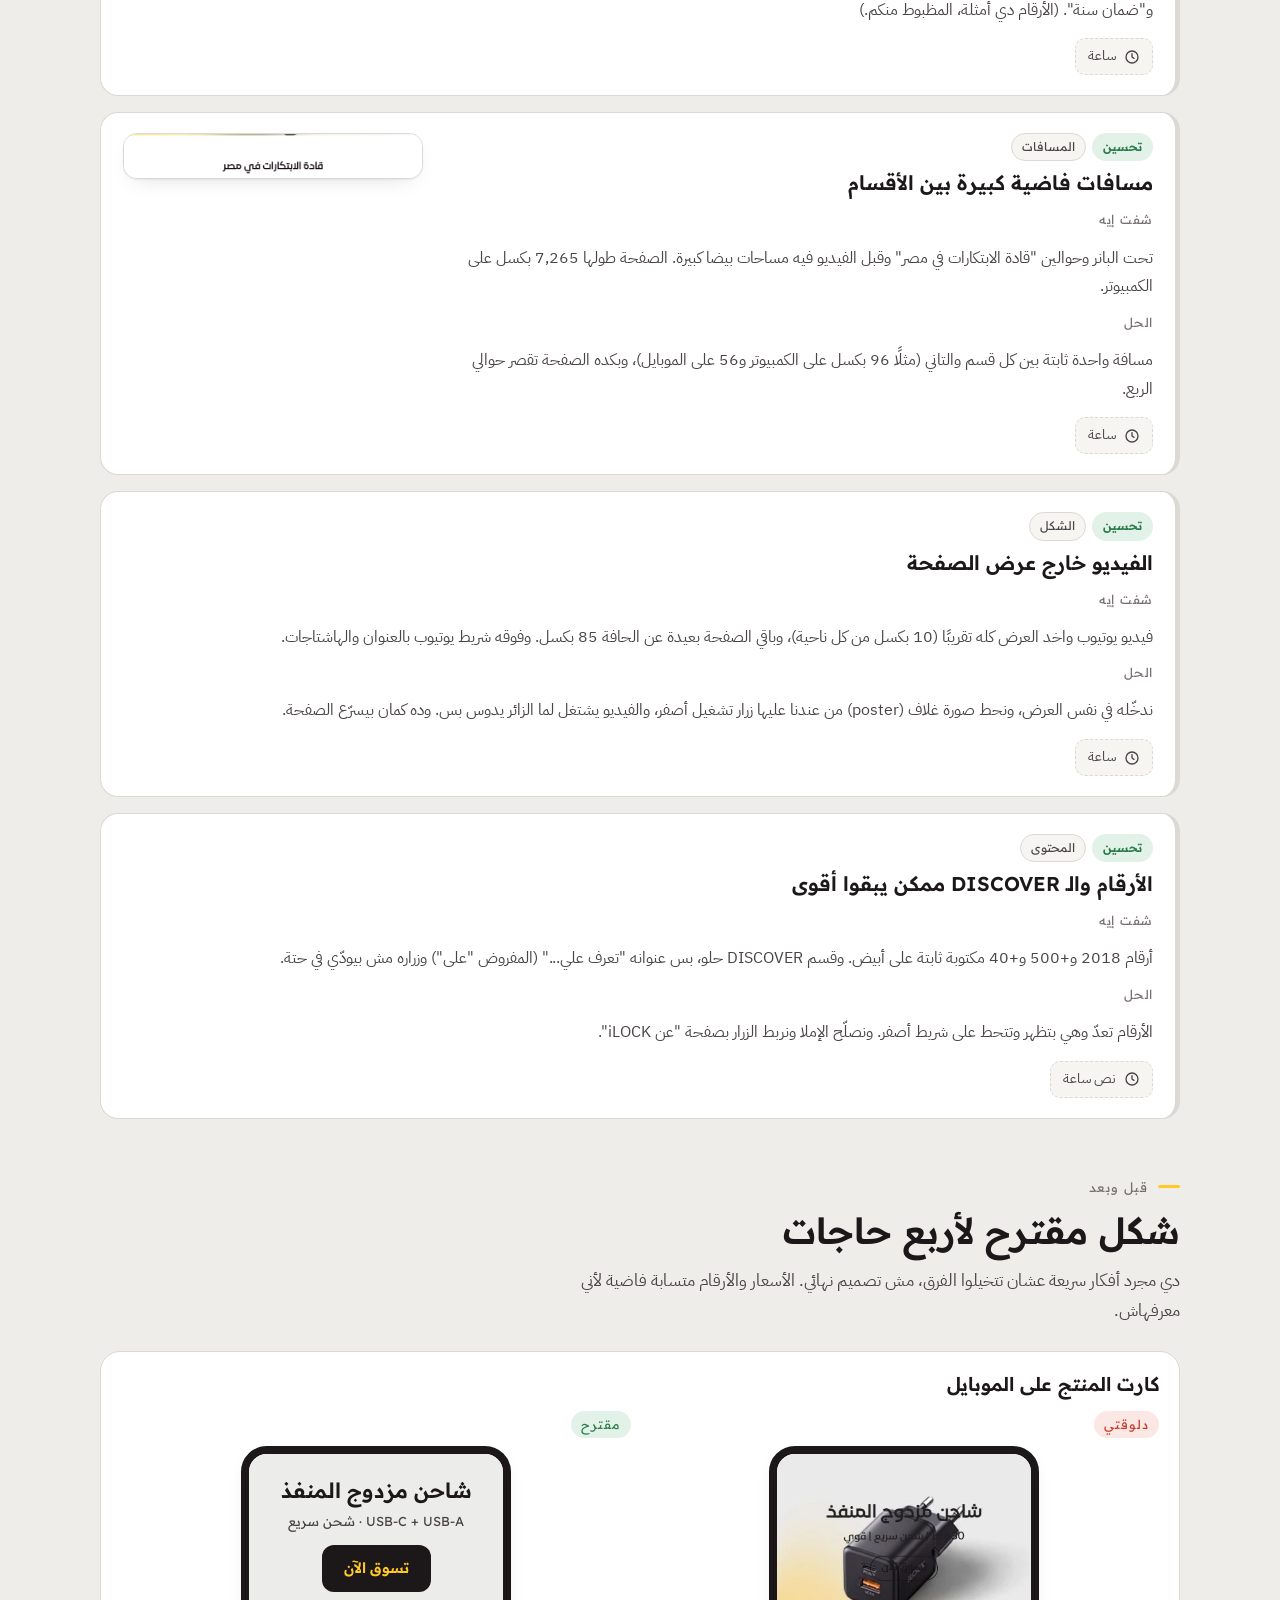
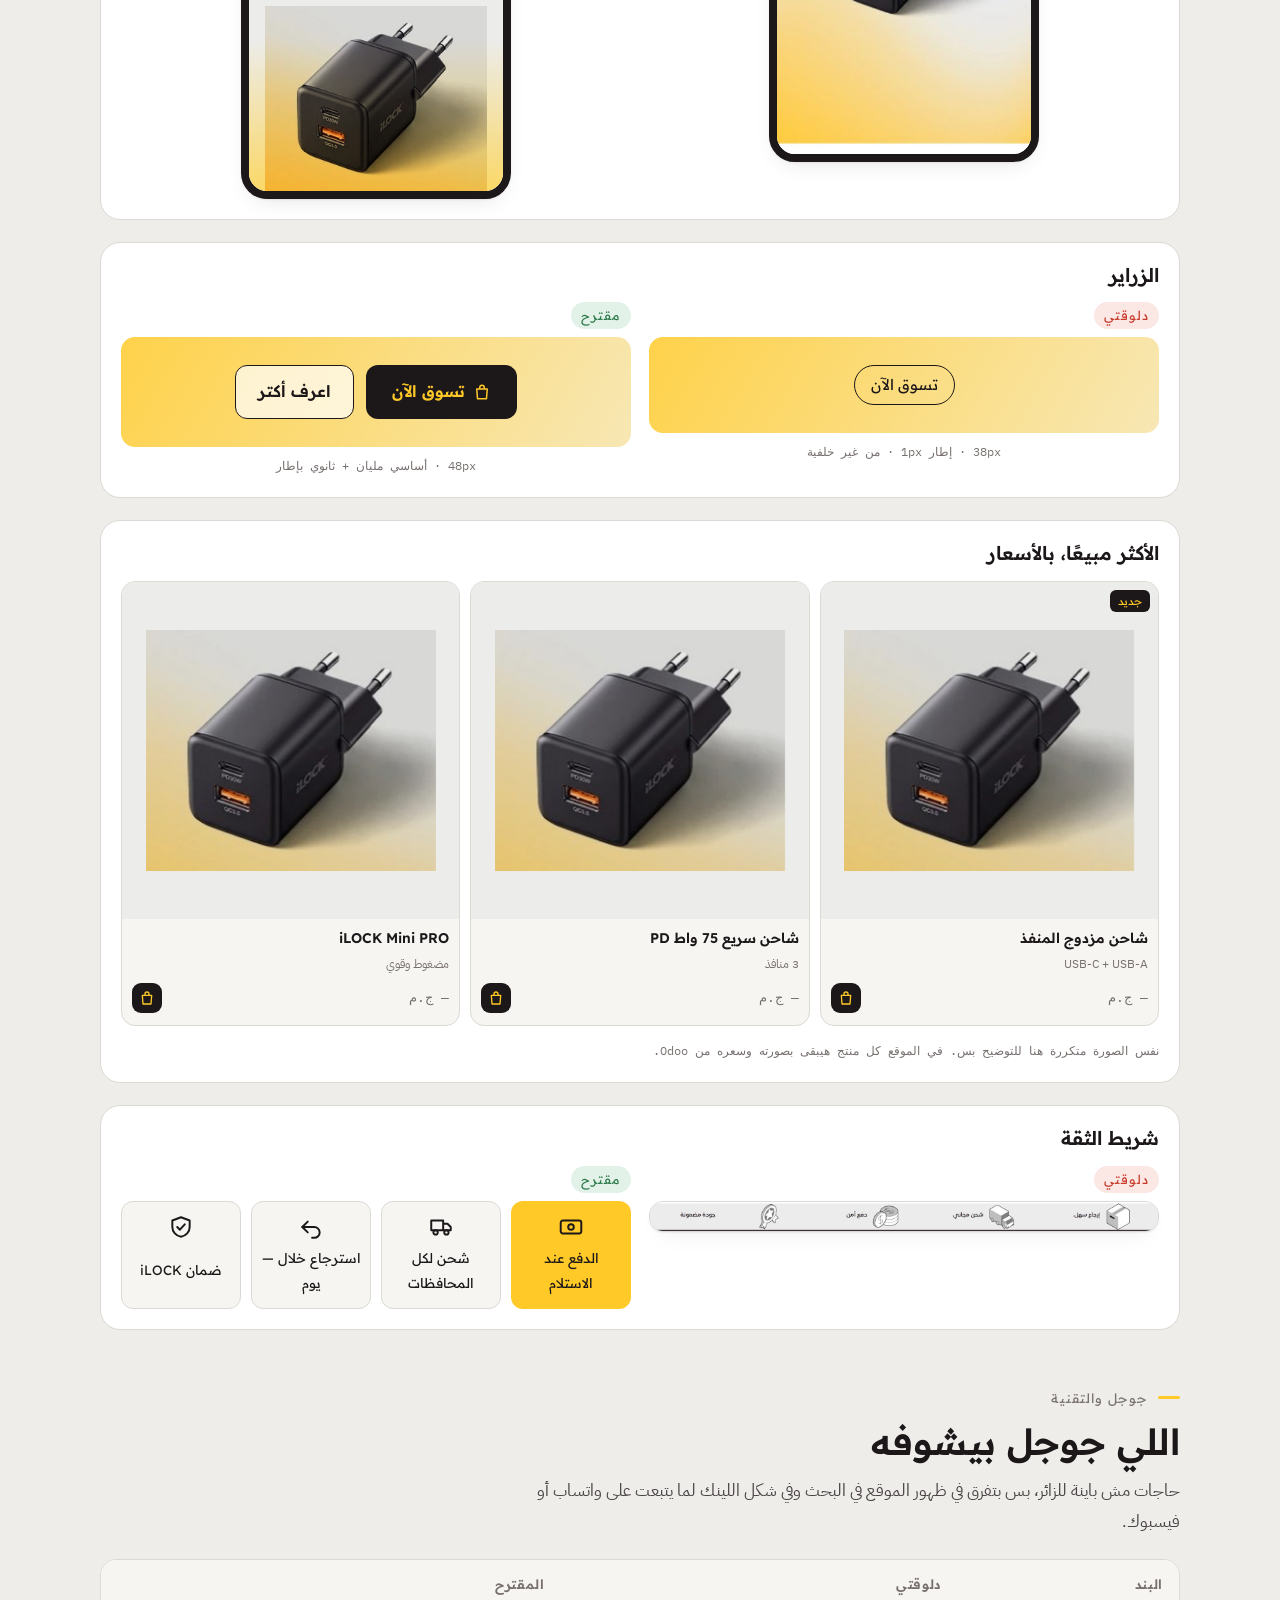
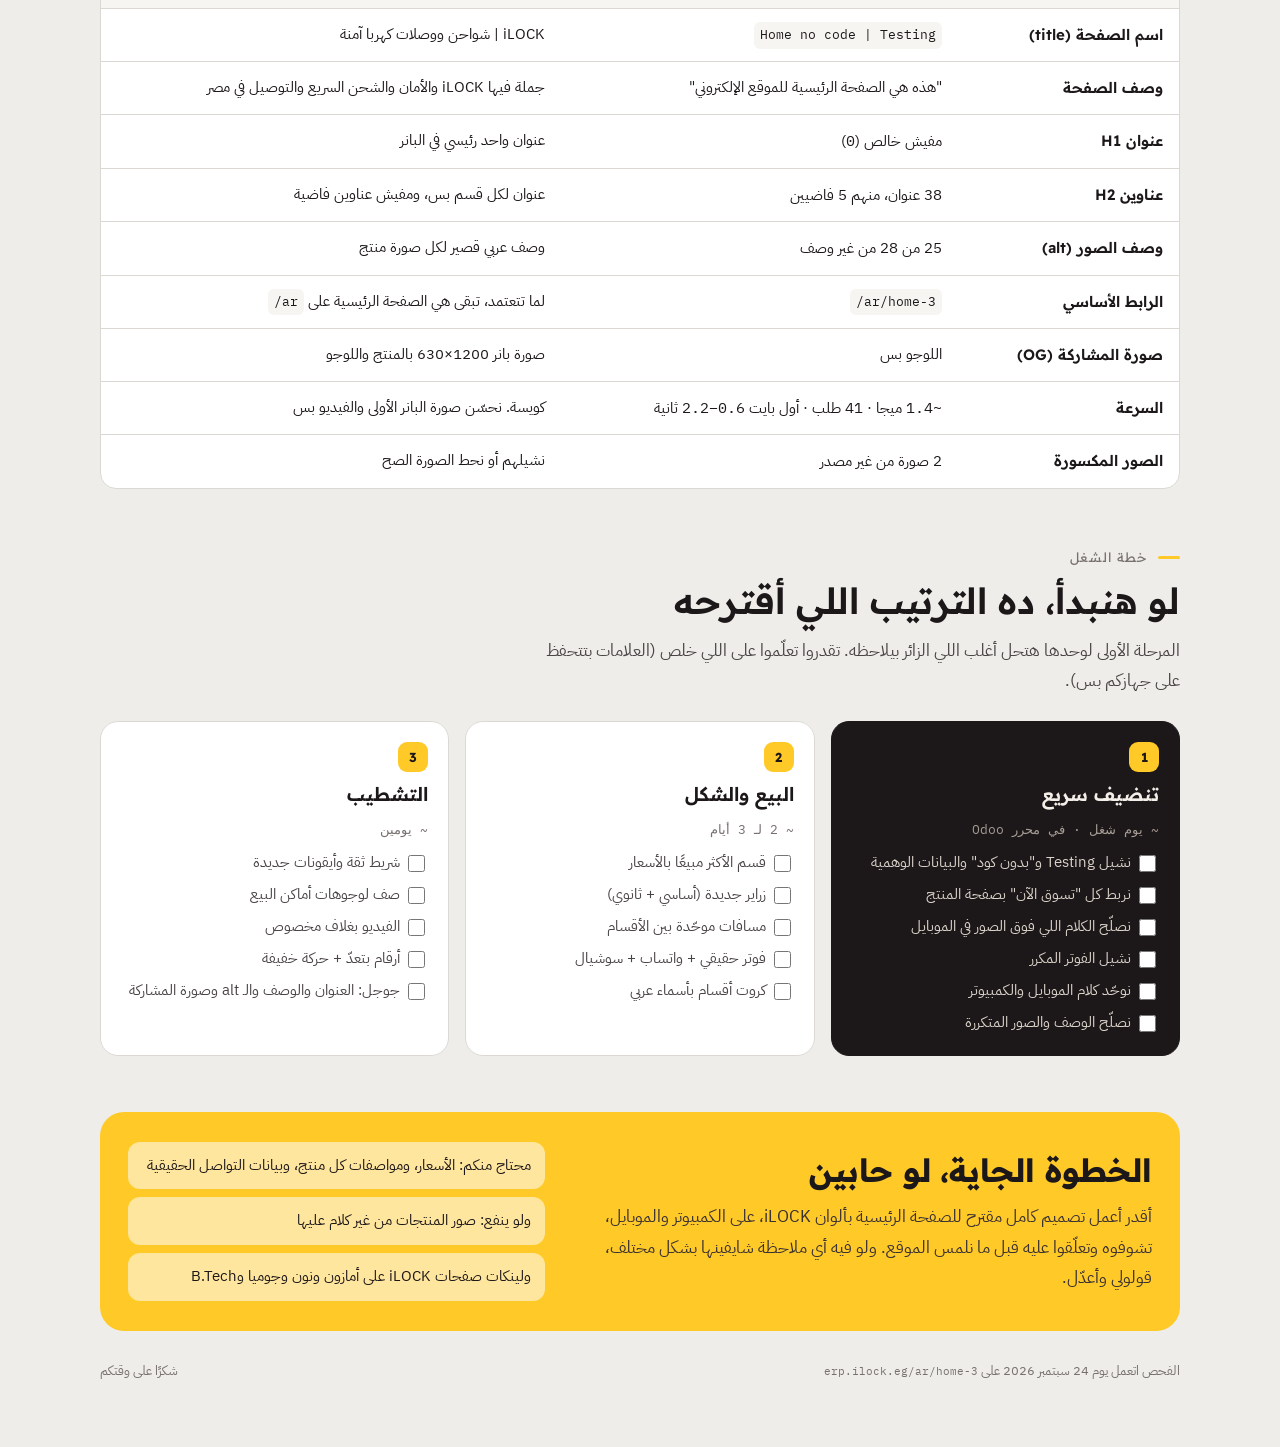
<file: audit/index.html>
<!doctype html>
<html lang="ar" dir="rtl">
<head>
<meta charset="utf-8">
<meta name="viewport" content="width=device-width,initial-scale=1,viewport-fit=cover">
<link rel="icon" href="../assets/img/favicon.svg" type="image/svg+xml">
<style>body{margin:0}img{max-width:100%}[hidden]{display:none!important}</style>
</head>
<body>
<title>فحص صفحة iLOCK</title>
<link rel="preconnect" href="https://fonts.googleapis.com">
<link rel="preconnect" href="https://fonts.gstatic.com" crossorigin>
<link href="https://fonts.googleapis.com/css2?family=Readex+Pro:wght@300;400;600;700&family=IBM+Plex+Sans+Arabic:wght@400;500;600;700&family=IBM+Plex+Mono:wght@500;600&display=swap" rel="stylesheet">
<style>
:root{
  --y:#FFC928; --y-soft:#FFF1C2; --y-ink:#1C1719;
  --ink:#1C1719; --ink-2:#4A4446; --muted:#77706F;
  --ground:#EEEDEA; --paper:#FFFFFF; --line:#DCD9D4; --sunk:#F6F5F2;
  --crit:#C9392A; --crit-bg:#FBE7E4; --warn:#B26A00; --warn-bg:#FDF0DA; --good:#2B7A4B; --good-bg:#E3F2E8;
  --shadow:0 1px 2px rgba(28,23,25,.06),0 8px 24px -12px rgba(28,23,25,.18);
  --display:'Readex Pro','IBM Plex Sans Arabic',Tahoma,sans-serif;
  --body:'IBM Plex Sans Arabic','Readex Pro',Tahoma,sans-serif;
  --mono:'IBM Plex Mono',ui-monospace,Consolas,monospace;
}
@media (prefers-color-scheme: dark){
  :root:not([data-theme="light"]){
    color-scheme:dark;
    --ink:#F3EFE8; --ink-2:#CFC8C0; --muted:#9A928C;
    --ground:#121011; --paper:#1D191A; --line:#35302F; --sunk:#181516;
    --y-soft:#3A3014; --crit:#FF7A68; --crit-bg:#3A1C18; --warn:#F2B04A; --warn-bg:#352812; --good:#6FD39A; --good-bg:#16301F;
    --shadow:0 1px 2px rgba(0,0,0,.4),0 10px 30px -14px rgba(0,0,0,.6);
  }
}
:root[data-theme="dark"]{
  color-scheme:dark;
  --ink:#F3EFE8; --ink-2:#CFC8C0; --muted:#9A928C;
  --ground:#121011; --paper:#1D191A; --line:#35302F; --sunk:#181516;
  --y-soft:#3A3014; --crit:#FF7A68; --crit-bg:#3A1C18; --warn:#F2B04A; --warn-bg:#352812; --good:#6FD39A; --good-bg:#16301F;
  --shadow:0 1px 2px rgba(0,0,0,.4),0 10px 30px -14px rgba(0,0,0,.6);
}

*{box-sizing:border-box}
body{background:var(--ground);color:var(--ink);font-family:var(--body);font-size:16.5px;line-height:1.85;direction:rtl;padding-inline:16px;padding-block:0 64px;-webkit-font-smoothing:antialiased}
.wrap{max-width:1080px;margin-inline:auto}
h1,h2,h3{font-family:var(--display);text-wrap:balance;margin:0;line-height:1.35}
p{margin:0}
.ltr{direction:ltr;unicode-bidi:isolate;font-family:var(--mono);font-size:.88em}
.num{font-family:var(--mono);font-variant-numeric:tabular-nums}
a{color:inherit}
:focus-visible{outline:3px solid var(--y);outline-offset:3px;border-radius:6px}

/* ---------- hazard stripe (used twice only) ---------- */
.stripe{height:10px;background:repeating-linear-gradient(-45deg,var(--y) 0 14px,var(--y-ink) 14px 28px);border-radius:3px}

/* ---------- hero ---------- */
.hero{padding-block:28px 8px}
.hero .top{display:flex;justify-content:space-between;align-items:center;gap:12px;flex-wrap:wrap;margin-block:18px 26px}
.brand{font-family:var(--display);font-weight:700;letter-spacing:.02em;font-size:15px;display:flex;align-items:center;gap:10px}
.brand i{display:inline-block;width:12px;height:12px;background:var(--y);border-radius:3px;box-shadow:0 0 0 3px var(--y-soft)}
.meta{font-size:13px;color:var(--muted);display:flex;gap:14px;flex-wrap:wrap}
.hero-grid{display:grid;grid-template-columns:1.35fr 1fr;gap:28px;align-items:stretch}
.hero h1{font-size:clamp(34px,5.4vw,60px);font-weight:700;letter-spacing:-.01em}
.hero h1 mark{background:linear-gradient(transparent 58%,var(--y) 58% 92%,transparent 92%);color:inherit;padding-inline:4px}
.lede{margin-top:18px;font-size:18px;color:var(--ink-2);max-width:60ch}
.lede + .lede{margin-top:10px}
.meter{background:var(--y-ink);color:#F3EFE8;border-radius:22px;padding:22px 22px 18px;display:flex;flex-direction:column;gap:8px;position:relative;overflow:hidden}
.meter .lbl{font-size:12.5px;letter-spacing:.08em;color:#BDB5AC;font-family:var(--display)}
.meter svg{width:100%;max-width:280px;margin-inline:auto;display:block}
.meter .score{font-family:var(--display);font-weight:700;font-size:44px;text-align:center;margin-top:-58px;line-height:1}
.meter .score small{font-size:18px;color:#BDB5AC;font-weight:400}
.meter .verdict{text-align:center;font-size:14.5px;color:#E6DFD6;margin-top:6px}
.meter .note{font-size:12px;color:#9E958D;text-align:center}

/* ---------- facts row ---------- */
.facts{display:grid;grid-template-columns:repeat(5,1fr);gap:1px;background:var(--line);border:1px solid var(--line);border-radius:16px;overflow:hidden;margin-top:28px}
.fact{background:var(--paper);padding:16px 16px 14px}
.fact b{display:block;font-family:var(--display);font-size:30px;font-weight:600;line-height:1.1}
.fact span{display:block;font-size:13.5px;color:var(--muted);line-height:1.5;margin-top:6px}

/* ---------- nav ---------- */
.nav{position:sticky;top:env(safe-area-inset-top,0px);z-index:20;margin-top:34px;background:color-mix(in srgb,var(--ground) 86%,transparent);backdrop-filter:blur(10px);-webkit-backdrop-filter:blur(10px);border-bottom:1px solid var(--line);margin-inline:-16px;padding-inline:16px}
.nav .in{max-width:1080px;margin-inline:auto;display:flex;gap:6px;overflow-x:auto;padding-block:10px;scrollbar-width:none}
.nav a{white-space:nowrap;text-decoration:none;font-size:14px;padding:6px 12px;border-radius:999px;color:var(--ink-2);font-family:var(--display)}
.nav a:hover{background:var(--paper);color:var(--ink)}

/* ---------- sections ---------- */
section{padding-top:56px;scroll-margin-top:60px}
.eyebrow{font-family:var(--display);font-size:13px;letter-spacing:.08em;color:var(--muted);display:flex;align-items:center;gap:10px}
.eyebrow::before{content:"";width:22px;height:3px;background:var(--y);border-radius:2px}
.sec-h{font-size:clamp(26px,3.4vw,36px);font-weight:600;margin-top:8px}
.sec-p{color:var(--ink-2);margin-top:10px;max-width:66ch}

/* ---------- scorecard ---------- */
.scores{margin-top:24px;display:grid;grid-template-columns:repeat(2,1fr);gap:14px}
.sc{background:var(--paper);border-radius:16px;padding:16px 18px;border:1px solid var(--line)}
.sc .row{display:flex;justify-content:space-between;align-items:baseline;gap:10px}
.sc h3{font-size:17px;font-weight:600}
.sc .v{font-family:var(--mono);font-weight:600;font-size:15px}
.sc .v small{color:var(--muted);font-weight:500}
.bar{height:8px;background:var(--sunk);border-radius:99px;margin-top:10px;overflow:hidden;border:1px solid var(--line)}
.bar i{display:block;height:100%;border-radius:99px;background:var(--y-ink)}
:root[data-theme="dark"] .bar i{background:var(--y)}
@media (prefers-color-scheme: dark){:root:not([data-theme="light"]) .bar i{background:var(--y)}}
.bar i.lo{background:var(--crit)}
.sc p{font-size:14px;color:var(--muted);margin-top:8px;line-height:1.7}

/* ---------- good ---------- */
.good{margin-top:24px;display:grid;grid-template-columns:1.25fr 1fr;gap:20px;align-items:start}
.shot{margin:0;border-radius:14px;overflow:hidden;border:1px solid var(--line);background:var(--paper);box-shadow:var(--shadow)}
.shot button{all:unset;display:block;cursor:zoom-in;width:100%}
.shot img{display:block;width:100%;height:auto}
.shot figcaption{font-size:13px;color:var(--muted);padding:8px 12px;border-top:1px solid var(--line);line-height:1.6}
.plus{list-style:none;margin:0;padding:0;display:grid;gap:12px}
.plus li{background:var(--paper);border:1px solid var(--line);border-radius:14px;padding:14px 16px;display:grid;grid-template-columns:28px 1fr;gap:10px;align-items:start}
.plus li svg{width:24px;height:24px;margin-top:3px}
.plus b{font-family:var(--display);font-weight:600;display:block}
.plus span{font-size:14.5px;color:var(--ink-2)}

/* ---------- findings ---------- */
.filters{display:flex;gap:8px;flex-wrap:wrap;margin-top:22px}
.chip{font-family:var(--display);font-size:14px;border:1px solid var(--line);background:var(--paper);color:var(--ink);padding:7px 14px;border-radius:999px;cursor:pointer;display:inline-flex;gap:8px;align-items:center}
.chip .c{font-family:var(--mono);font-size:12px;background:var(--sunk);border-radius:99px;padding:0 7px}
.chip[aria-pressed="true"]{background:var(--y-ink);color:#F3EFE8;border-color:var(--y-ink)}
.chip[aria-pressed="true"] .c{background:var(--y);color:var(--y-ink)}
.findings{margin-top:18px;display:grid;gap:16px}
.f{background:var(--paper);border:1px solid var(--line);border-radius:18px;padding:20px 22px;display:grid;grid-template-columns:1fr minmax(0,300px);gap:22px;align-items:start}
.f.noimg{grid-template-columns:1fr}
.f[data-sev="crit"]{border-inline-start:5px solid var(--crit)}
.f[data-sev="imp"]{border-inline-start:5px solid var(--warn)}
.f[data-sev="nice"]{border-inline-start:5px solid var(--line)}
.tags{display:flex;gap:6px;flex-wrap:wrap;margin-bottom:8px}
.tag{font-size:12px;font-family:var(--display);padding:2px 10px;border-radius:99px;background:var(--sunk);color:var(--ink-2);border:1px solid var(--line)}
.tag.crit{background:var(--crit-bg);color:var(--crit);border-color:transparent;font-weight:600}
.tag.imp{background:var(--warn-bg);color:var(--warn);border-color:transparent;font-weight:600}
.tag.nice{background:var(--good-bg);color:var(--good);border-color:transparent;font-weight:600}
.f h3{font-size:20px;font-weight:600}
.f dl{margin:12px 0 0;display:grid;gap:10px}
.f dt{font-family:var(--display);font-size:12.5px;letter-spacing:.06em;color:var(--muted)}
.f dd{margin:2px 0 0;font-size:15.5px;color:var(--ink-2)}
.f dd ul{margin:4px 0 0;padding-inline-start:20px}
.f .shots{display:grid;gap:10px}
.f .shots.two{grid-template-columns:1fr 1fr}
.effort{margin-top:14px;display:inline-flex;gap:8px;align-items:center;font-size:13.5px;color:var(--ink-2);background:var(--sunk);border-radius:10px;padding:5px 12px;border:1px dashed var(--line)}
.effort svg{width:16px;height:16px}

/* ---------- before / after ---------- */
.ba{margin-top:24px;display:grid;gap:22px}
.pair{background:var(--paper);border:1px solid var(--line);border-radius:20px;padding:20px;display:grid;gap:14px}
.pair h3{font-size:19px;font-weight:600}
.pair .sides{display:grid;grid-template-columns:1fr 1fr;gap:18px;align-items:start}
.side{display:grid;gap:8px;justify-items:center}
.side .k{justify-self:start;font-family:var(--display);font-size:12.5px;letter-spacing:.08em;padding:2px 10px;border-radius:99px}
.side .k.b{background:var(--crit-bg);color:var(--crit)}
.side .k.a{background:var(--good-bg);color:var(--good)}
.phone{width:100%;max-width:270px;border-radius:26px;border:8px solid #1C1719;overflow:hidden;background:#fff;color:#1C1719;box-shadow:var(--shadow)}
.phone img{display:block;width:100%}
/* the "after" mobile card is drawn in iLOCK's own light palette on purpose */
.mcard{background:linear-gradient(180deg,#ECECEA 0%,#ECECEA 55%,#FBD867 100%);padding:22px 16px 0;text-align:center;font-family:'Readex Pro',sans-serif}
.mcard h4{margin:0;font-size:21px;font-weight:600;line-height:1.35}
.mcard p{font-size:13px;color:#4A4446;margin-top:4px}
.mcard .cta{display:inline-flex;margin-top:12px;background:#1C1719;color:#FFC928;font-weight:600;font-size:14.5px;padding:10px 22px;border-radius:12px;min-height:44px;align-items:center}
.mcard img{margin-top:14px;width:100%;mix-blend-mode:multiply}
.btnrow{display:flex;gap:12px;flex-wrap:wrap;justify-content:center;align-items:center;padding:28px 16px;border-radius:14px;width:100%;background:linear-gradient(120deg,#FFD24A,#F7E7B4)}
.b-old{font-family:'Readex Pro',sans-serif;font-size:15px;color:#1C1719;border:1px solid #1C1719;border-radius:99px;padding:5px 16px}
.b-new{font-family:'Readex Pro',sans-serif;font-size:16px;font-weight:600;color:#FFC928;background:#1C1719;border-radius:12px;padding:12px 26px;min-height:48px;display:inline-flex;align-items:center;gap:8px}
.b-sec{font-family:'Readex Pro',sans-serif;font-size:16px;font-weight:600;color:#1C1719;background:rgba(255,255,255,.7);border:1.5px solid #1C1719;border-radius:12px;padding:11px 22px;min-height:48px;display:inline-flex;align-items:center}
.size{font-family:var(--mono);font-size:12px;color:var(--muted)}
.trust-new{display:grid;grid-template-columns:repeat(4,1fr);gap:10px;width:100%}
.trust-new div{background:var(--sunk);border:1px solid var(--line);border-radius:12px;padding:12px 8px;text-align:center;font-size:13.5px;font-family:var(--display);display:grid;justify-items:center;gap:6px}
.trust-new svg{width:26px;height:26px;color:var(--ink)}
.trust-new div:first-child{background:var(--y);color:#1C1719;border-color:transparent}
.trust-new div:first-child svg{color:#1C1719}
.pcards{display:grid;grid-template-columns:repeat(3,1fr);gap:10px;width:100%}
.pc{background:var(--sunk);border:1px solid var(--line);border-radius:14px;overflow:hidden;display:grid}
.pc .im{background:#ECECEA;aspect-ratio:1;display:grid;place-items:center;max-width:100%}
.pc .im img{width:86%;mix-blend-mode:multiply}
.pc .tx{padding:10px 10px 12px;display:grid;gap:4px}
.pc .tx b{font-family:var(--display);font-size:14px;font-weight:600;line-height:1.4}
.pc .tx small{color:var(--muted);font-size:12px}
.pc .pr{display:flex;justify-content:space-between;align-items:center;margin-top:4px}
.pc .pr span{font-family:var(--mono);font-size:13px;color:var(--muted)}
.pc .pr i{width:30px;height:30px;border-radius:9px;background:#1C1719;display:grid;place-items:center}
.pc .pr i svg{width:16px;height:16px;color:#FFC928}
.badge{position:absolute;margin:8px;background:#1C1719;color:#FFC928;font-size:11px;font-family:var(--display);padding:1px 8px;border-radius:6px}

/* ---------- table ---------- */
.tbl{margin-top:22px;overflow-x:auto;border:1px solid var(--line);border-radius:16px;background:var(--paper)}
table{width:100%;border-collapse:collapse;min-width:640px;font-size:15px}
th,td{text-align:start;padding:12px 16px;border-bottom:1px solid var(--line);vertical-align:top}
th{font-family:var(--display);font-weight:600;font-size:13px;letter-spacing:.05em;color:var(--muted);background:var(--sunk)}
tr:last-child td{border-bottom:0}
td:first-child{font-family:var(--display);font-weight:600;white-space:nowrap}
td .bad{color:var(--crit)}
td code{font-family:var(--mono);font-size:13px;background:var(--sunk);padding:1px 6px;border-radius:6px;direction:ltr;unicode-bidi:isolate;display:inline-block}

/* ---------- roadmap ---------- */
.road{margin-top:24px;display:grid;grid-template-columns:repeat(3,1fr);gap:16px;counter-reset:ph}
.ph{background:var(--paper);border:1px solid var(--line);border-radius:18px;padding:20px;display:grid;gap:10px;align-content:start;position:relative}
.ph .n{font-family:var(--display);font-weight:700;font-size:13px;color:var(--y-ink);background:var(--y);width:30px;height:30px;border-radius:9px;display:grid;place-items:center}
.ph h3{font-size:19px;font-weight:600}
.ph .t{font-family:var(--mono);font-size:12.5px;color:var(--muted)}
.ph ul{margin:0;padding:0;list-style:none;display:grid;gap:8px}
.ph li{display:grid;grid-template-columns:22px 1fr;gap:6px;font-size:14.5px;color:var(--ink-2);line-height:1.6}
.ph li input{width:17px;height:17px;margin-top:4px;accent-color:#1C1719}
.ph li label{cursor:pointer}
.ph li input:checked + label{text-decoration:line-through;color:var(--muted)}
.ph.first{background:var(--y-ink);color:#F3EFE8;border-color:var(--y-ink)}
.ph.first li{color:#DCD4CB}
.ph.first .t{color:#A69D95}
.ph.first li input{accent-color:#FFC928}
.ph.first li input:checked + label{color:#8E857E}

/* ---------- outro ---------- */
.outro{margin-top:56px;background:var(--y);color:var(--y-ink);border-radius:24px;padding:30px 28px;display:grid;grid-template-columns:1.4fr 1fr;gap:24px;align-items:center}
.outro h2{font-size:clamp(24px,3vw,32px);font-weight:700}
.outro p{margin-top:10px;font-size:16.5px;color:#3A3133}
.outro ul{margin:0;padding:0;list-style:none;display:grid;gap:8px;font-size:15px}
.outro li{background:rgba(255,255,255,.55);border-radius:12px;padding:10px 14px}
.foot{margin-top:28px;font-size:13px;color:var(--muted);display:flex;justify-content:space-between;gap:12px;flex-wrap:wrap}

/* ---------- lightbox ---------- */
dialog{border:0;padding:0;background:transparent;max-width:min(1100px,94vw);max-height:92vh}
dialog::backdrop{background:rgba(18,16,17,.82)}
dialog img{display:block;max-width:100%;max-height:86vh;border-radius:12px;margin-inline:auto}
dialog p{color:#EDE7DF;text-align:center;font-size:14px;margin-top:10px}
dialog form{text-align:center;margin-top:10px}
dialog button{font-family:var(--display);background:#FFC928;color:#1C1719;border:0;border-radius:10px;padding:8px 18px;font-size:14px;cursor:pointer}

@media (max-width:860px){
  .hero-grid,.good,.outro{grid-template-columns:1fr}
  .facts{grid-template-columns:repeat(2,1fr)}
  .fact:last-child{grid-column:1/-1}
  .f{grid-template-columns:1fr}
  .road{grid-template-columns:1fr}
}
@media (max-width:560px){
  .scores{grid-template-columns:1fr}
  .pair .sides{grid-template-columns:1fr}
  .pcards{grid-template-columns:repeat(2,1fr)}
  .pcards .pc:nth-child(3){display:none}
  .trust-new{grid-template-columns:repeat(2,1fr)}
  .f{padding:18px 16px}
  .f .shots.two{grid-template-columns:1fr 1fr}
}
@media print{
  @page{size:A4;margin:12mm 10mm}
  body{padding-inline:0;padding-block:0;background:#fff;-webkit-print-color-adjust:exact;print-color-adjust:exact}
  .nav,.filters,dialog,.ph li input{display:none!important}
  .ph li{grid-template-columns:1fr}
  .f[hidden]{display:grid!important}
  .f,.pair,.sc,.ph,.fact,.plus li,.outro,.meter,tr,.shot{break-inside:avoid}
  section{padding-top:30px}
  .shot{box-shadow:none}
  .sec-h,.eyebrow{break-after:avoid}
  #findings,#ideas,#tech{break-before:page}
}
@media (prefers-reduced-motion:no-preference){
  .bar i{transition:width .9s cubic-bezier(.2,.7,.2,1)}
  .f{transition:opacity .2s}
}
</style>

<svg width="0" height="0" style="position:absolute" aria-hidden="true">
  <symbol id="i-check" viewBox="0 0 24 24"><circle cx="12" cy="12" r="10" fill="#FFC928"/><path d="M7.5 12.5l3 3 6-6.5" fill="none" stroke="#1C1719" stroke-width="2.2" stroke-linecap="round" stroke-linejoin="round"/></symbol>
  <symbol id="i-clock" viewBox="0 0 24 24"><circle cx="12" cy="12" r="9" fill="none" stroke="currentColor" stroke-width="2"/><path d="M12 7v5l3 2" fill="none" stroke="currentColor" stroke-width="2" stroke-linecap="round"/></symbol>
  <symbol id="i-truck" viewBox="0 0 24 24"><path d="M3 6h11v9H3zM14 9h4l3 3v3h-7z" fill="none" stroke="currentColor" stroke-width="1.8" stroke-linejoin="round"/><circle cx="7" cy="17" r="2" fill="none" stroke="currentColor" stroke-width="1.8"/><circle cx="17" cy="17" r="2" fill="none" stroke="currentColor" stroke-width="1.8"/></symbol>
  <symbol id="i-cash" viewBox="0 0 24 24"><rect x="2.5" y="6" width="19" height="12" rx="2" fill="none" stroke="currentColor" stroke-width="1.8"/><circle cx="12" cy="12" r="2.6" fill="none" stroke="currentColor" stroke-width="1.8"/></symbol>
  <symbol id="i-return" viewBox="0 0 24 24"><path d="M9 7L4 12l5 5" fill="none" stroke="currentColor" stroke-width="1.8" stroke-linecap="round" stroke-linejoin="round"/><path d="M4 12h11a5 5 0 010 10h-2" fill="none" stroke="currentColor" stroke-width="1.8" stroke-linecap="round"/></symbol>
  <symbol id="i-shield" viewBox="0 0 24 24"><path d="M12 3l8 3v6c0 4.5-3.4 8.3-8 9-4.6-.7-8-4.5-8-9V6z" fill="none" stroke="currentColor" stroke-width="1.8" stroke-linejoin="round"/><path d="M8.5 12l2.5 2.5 4.5-5" fill="none" stroke="currentColor" stroke-width="1.8" stroke-linecap="round" stroke-linejoin="round"/></symbol>
  <symbol id="i-bag" viewBox="0 0 24 24"><path d="M5 8h14l-1 13H6z" fill="none" stroke="currentColor" stroke-width="2" stroke-linejoin="round"/><path d="M9 8V6a3 3 0 016 0v2" fill="none" stroke="currentColor" stroke-width="2"/></symbol>
</svg>

<div class="wrap">

<header class="hero">
  <div class="stripe" aria-hidden="true"></div>
  <div class="top">
    <div class="brand"><i aria-hidden="true"></i>تقرير فحص · الصفحة الرئيسية</div>
    <div class="meta"><span class="ltr">erp.ilock.eg/ar/home-3</span><span>24 سبتمبر 2026</span><span>كمبيوتر 1440px + موبايل 390px</span></div>
  </div>

  <div class="hero-grid">
    <div>
      <h1>صفحة iLOCK <mark>أساسها قوي</mark>، ومحتاجة شوية تظبيط</h1>
      <p class="lede">فتحت الصفحة الرئيسية على الكمبيوتر وعلى الموبايل، وقستها بأدوات بسيطة، وكتبت هنا كل حاجة لاحظتها، ومعاها صور من الموقع نفسه.</p>
      <p class="lede">الأصفر مميز، وصور المنتجات حلوة، والخط العربي نضيف. اللي ناقص حاجات صغيرة لكن الزائر بيشوفها على طول. ده رأيي الشخصي، ولو فيه حاجة معمولة كده لسبب أنا مش عارفه، فأنتم أدرى.</p>
    </div>
    <aside class="meter" aria-label="التقييم العام">
      <div class="lbl">التقييم العام (رأيي)</div>
      <svg viewBox="0 0 200 116" role="img" aria-label="4.5 من 10">
        <path d="M20 100 A80 80 0 0 1 180 100" fill="none" stroke="#3A3234" stroke-width="16" stroke-linecap="round"/>
        <path d="M20 100 A80 80 0 0 1 180 100" fill="none" stroke="#FFC928" stroke-width="16" stroke-linecap="round" pathLength="100" stroke-dasharray="45 100"/>
        <g font-family="IBM Plex Mono, monospace" font-size="9" fill="#8E857E"><text x="14" y="114">0</text><text x="178" y="114">10</text></g>
      </svg>
      <div class="score num">4.5<small> / 10</small></div>
      <div class="verdict">شغل أغلبه في المحرر، والفرق هيبان بسرعة</div>
      <div class="note">متوسط الستة جوانب اللي تحت</div>
    </aside>
  </div>

  <div class="facts" role="list">
    <div class="fact" role="listitem"><b class="num">0</b><span>زراير "تسوق الآن" بتودّي لمنتج</span></div>
    <div class="fact" role="listitem"><b class="num">9 / 21</b><span>قسم مخفي، يعني نسخة للموبايل ونسخة للكمبيوتر</span></div>
    <div class="fact" role="listitem"><b class="num">25 / 28</b><span>صورة من غير وصف (alt)</span></div>
    <div class="fact" role="listitem"><b class="num">0</b><span>سعر ظاهر في الصفحة كلها</span></div>
    <div class="fact" role="listitem"><b class="num">38px</b><span>ارتفاع الزراير، والمريح للصباع 44px أو أكتر</span></div>
  </div>
</header>

<nav class="nav" aria-label="أقسام التقرير">
  <div class="in">
    <a href="#scores">التقييم</a>
    <a href="#good">الحلو</a>
    <a href="#findings">الملاحظات</a>
    <a href="#ideas">قبل وبعد</a>
    <a href="#tech">جوجل والتقنية</a>
    <a href="#plan">نبدأ بإيه</a>
  </div>
</nav>

<section id="scores">
  <div class="eyebrow">التقييم بالتفصيل</div>
  <h2 class="sec-h">ستة جوانب، كل واحد من 10</h2>
  <p class="sec-p">الأرقام دي تقديري أنا، مش مقياس رسمي. هدفها بس توضح فين الشغل الأكتر.</p>
  <div class="scores">
    <div class="sc"><div class="row"><h3>الشكل والهوية</h3><span class="v">7<small>/10</small></span></div><div class="bar"><i style="width:70%"></i></div><p>اللون والخط والصور شغالين كويس مع بعض. ناقص توحيد الزراير والمسافات.</p></div>
    <div class="sc"><div class="row"><h3>السرعة</h3><span class="v">7<small>/10</small></span></div><div class="bar"><i style="width:70%"></i></div><p>الصفحة حوالي 1.4 ميجا و41 طلب، وده معقول. أول فتحة كانت أبطأ (أول بايت اتأخر 2.2 ثانية).</p></div>
    <div class="sc"><div class="row"><h3>الموبايل</h3><span class="v">4<small>/10</small></span></div><div class="bar"><i class="lo" style="width:40%"></i></div><p>الكلام فوق الصور، الفوتر مكرر، ومعظم الزراير مش بتودّي في حتة.</p></div>
    <div class="sc"><div class="row"><h3>المحتوى والكلام</h3><span class="v">3<small>/10</small></span></div><div class="bar"><i class="lo" style="width:30%"></i></div><p>بيانات تجربة لسه موجودة، ووصف متكرر، وكلام الموبايل غير الكمبيوتر.</p></div>
    <div class="sc"><div class="row"><h3>البيع والتحويل</h3><span class="v">3<small>/10</small></span></div><div class="bar"><i class="lo" style="width:30%"></i></div><p>مفيش منتج بسعره، و"تسوق الآن" بيودّي لصفحة تواصل معنا.</p></div>
    <div class="sc"><div class="row"><h3>جوجل (SEO)</h3><span class="v">3<small>/10</small></span></div><div class="bar"><i class="lo" style="width:30%"></i></div><p>اسم الصفحة "Testing"، ومفيش عنوان H1، وأغلب الصور من غير وصف.</p></div>
  </div>
</section>

<section id="good">
  <div class="eyebrow">نبدأ بالحلو</div>
  <h2 class="sec-h">الحاجات اللي تستاهل تفضل زي ما هي</h2>
  <div class="good">
    <figure class="shot"><button type="button" data-zoom="img/hero.jpg" data-cap="البانر على الكمبيوتر"><img src="img/hero.jpg" alt="بانر الصفحة الرئيسية لموقع iLOCK بشاحن 75 واط على خلفية صفرا" loading="lazy"></button><figcaption>البانر على الكمبيوتر: صورة المنتج واللون شغالين مع بعض كويس.</figcaption></figure>
    <ul class="plus">
      <li><svg aria-hidden="true"><use href="#i-check"/></svg><div><b>هوية لونية واضحة</b><span>الأصفر مع الأسود بيتعرف على طول، وده مش سهل تلاقيه في سوق الإكسسوارات.</span></div></li>
      <li><svg aria-hidden="true"><use href="#i-check"/></svg><div><b>صور منتجات بجودة عالية</b><span>الصور معمولة احترافي وخلفيتها متناسقة، وده أغلى حاجة في أي متجر.</span></div></li>
      <li><svg aria-hidden="true"><use href="#i-check"/></svg><div><b>خط عربي واحد في كل الصفحة</b><span>Lama Sans مقروء وحديث ومش محتاج يتغير.</span></div></li>
      <li><svg aria-hidden="true"><use href="#i-check"/></svg><div><b>ثقة من أماكن البيع</b><span>وجود B.Tech وجوميا وأمازون ونون بيطمّن الزائر. محتاج بس عرض أهدى.</span></div></li>
      <li><svg aria-hidden="true"><use href="#i-check"/></svg><div><b>مبني على Odoo</b><span>يعني أغلب التعديلات تتعمل من المحرر من غير برمجة، والسلة موجودة أصلًا.</span></div></li>
    </ul>
  </div>
</section>

<section id="findings">
  <div class="eyebrow">الملاحظات</div>
  <h2 class="sec-h">17 ملاحظة، مترتبين حسب الأهمية</h2>
  <p class="sec-p">كل ملاحظة فيها: شفت إيه، وليه مهمة، والحل، والوقت اللي أتوقعه. دوس على أي صورة عشان تكبر.</p>

  <div class="filters" role="group" aria-label="فلترة الملاحظات">
    <button class="chip" type="button" aria-pressed="true" data-f="all">الكل <span class="c num">17</span></button>
    <button class="chip" type="button" aria-pressed="false" data-f="crit">عاجل <span class="c num">4</span></button>
    <button class="chip" type="button" aria-pressed="false" data-f="imp">مهم <span class="c num">6</span></button>
    <button class="chip" type="button" aria-pressed="false" data-f="nice">تحسين <span class="c num">7</span></button>
  </div>

  <div class="findings">

    <article class="f" data-sev="crit">
      <div>
        <div class="tags"><span class="tag crit">عاجل</span><span class="tag">موبايل</span></div>
        <h3>الكلام راكب على صور المنتجات في الموبايل</h3>
        <dl>
          <dt>شفت إيه</dt><dd>في 5 كروت (الشاحن المزدوج، والكابل 100 واط، والباور بانك، والمشترك شوكو، وموزع الطاقة)، العنوان والوصف والزرار بيقعوا فوق صورة المنتج نفسه.</dd>
          <dt>ليه مهمة</dt><dd>أغلب زوار المتاجر المصرية بيدخلوا من الموبايل، فده أول انطباع ليهم. والكلام مش بيتقري، والزرار مش باين.</dd>
          <dt>الحل</dt><dd>في إعدادات كل كارت للموبايل: الكلام فوق والصورة تحته، مش عليه. أو صورة مخصوصة للموبايل فيها مساحة فاضية فوق.</dd>
        </dl>
        <span class="effort"><svg aria-hidden="true"><use href="#i-clock"/></svg>حوالي ساعتين</span>
      </div>
      <div class="shots two">
        <figure class="shot"><button type="button" data-zoom="img/mob_overlap1.jpg" data-cap="شاحن مزدوج المنفذ على الموبايل"><img src="img/mob_overlap1.jpg" alt="كارت شاحن مزدوج المنفذ على الموبايل والكلام فوق الصورة" loading="lazy"></button></figure>
        <figure class="shot"><button type="button" data-zoom="img/mob_overlap2.jpg" data-cap="مشترك كهربائي شوكو على الموبايل"><img src="img/mob_overlap2.jpg" alt="كارت مشترك شوكو على الموبايل والكلام فوق الصورة" loading="lazy"></button></figure>
      </div>
    </article>

    <article class="f noimg" data-sev="crit">
      <div>
        <div class="tags"><span class="tag crit">عاجل</span><span class="tag">كمبيوتر + موبايل</span><span class="tag">البيع</span></div>
        <h3>"تسوق الآن" مش بيودّي لأي منتج</h3>
        <dl>
          <dt>شفت إيه</dt><dd>
            <ul>
              <li>على الكمبيوتر: الـ 10 زراير "تسوق الآن" وزرارين "قريبًا" كلهم بيودّوا على <span class="ltr">/ar/contactus</span>، يعني صفحة "تواصل معنا".</li>
              <li>على الموبايل: 5 زراير "تسوق الآن" وزرارين "مزيد من التفاصيل" لينكهم <span class="ltr">#</span>، يعني مش بيعملوا حاجة خالص.</li>
              <li>زرار "معلومات عنا" في قسم DISCOVER لينكه <span class="ltr">#</span> على الجهازين.</li>
            </ul></dd>
          <dt>ليه مهمة</dt><dd>ده أقصر طريق للبيع. لو الزائر داس "تسوق الآن" ولقى فورم تواصل أو ولا حاجة حصلت، غالبًا هيقفل الصفحة.</dd>
          <dt>الحل</dt><dd>كل زرار يودّي على صفحة المنتج أو القسم بتاعه في المتجر (<span class="ltr">/shop/...</span>). و"قريبًا" يتشال منه اللينك، أو يودّي لفورم "بلغني لما ينزل".</dd>
        </dl>
        <span class="effort"><svg aria-hidden="true"><use href="#i-clock"/></svg>حوالي ساعة</span>
      </div>
    </article>

    <article class="f" data-sev="crit">
      <div>
        <div class="tags"><span class="tag crit">عاجل</span><span class="tag">المحتوى</span></div>
        <h3>بيانات التجربة لسه ظاهرة للناس</h3>
        <dl>
          <dt>شفت إيه</dt><dd>
            <ul>
              <li>اسم الصفحة في المتصفح وجوجل: <span class="ltr">Home no code | Testing</span>.</li>
              <li>الوصف البديل (alt) للوجو: <span class="ltr">Testing</span>.</li>
              <li>في المنيو: "الصفحة الرئيسية بدون كود".</li>
              <li>الإيميل <span class="ltr">info@yourcompany.example.com</span> والتليفون <span class="ltr">+1 555-555-5556</span>.</li>
              <li>كلام "معلومات عنا" في الفوتر هو النص الجاهز بتاع Odoo عن "الشركات الصغيرة والمتوسطة".</li>
            </ul></dd>
          <dt>ليه مهمة</dt><dd>أي زائر يشوف إيميل وهمي أو كلمة Testing هيحس إن الموقع مش جاهز أو مش رسمي، وده بيأثر على الثقة في الدفع.</dd>
          <dt>الحل</dt><dd>من إعدادات الموقع في Odoo: اسم الموقع، وبيانات الشركة، واسم الصفحة في المنيو. ونكتب نص "معلومات عنا" حقيقي عن iLOCK.</dd>
        </dl>
        <span class="effort"><svg aria-hidden="true"><use href="#i-clock"/></svg>حوالي نص ساعة</span>
      </div>
      <div class="shots">
        <figure class="shot"><button type="button" data-zoom="img/footer_contact.jpg" data-cap="بيانات التواصل في الفوتر"><img src="img/footer_contact.jpg" alt="الفوتر فيه إيميل ورقم تليفون وهميين" loading="lazy"></button><figcaption>الإيميل والرقم الموجودين دلوقتي</figcaption></figure>
      </div>
    </article>

    <article class="f noimg" data-sev="crit">
      <div>
        <div class="tags"><span class="tag crit">عاجل</span><span class="tag">موبايل</span></div>
        <h3>الفوتر بيظهر مرتين على الموبايل</h3>
        <dl>
          <dt>شفت إيه</dt><dd>على الموبايل، "روابط مفيدة" و"معلومات عنا" و"تواصل معنا" بيظهروا مرة، وبعدين بيتكرروا تاني تحت على طول.</dd>
          <dt>ليه مهمة</dt><dd>الصفحة بتطول على الفاضي (8,187 بكسل على الموبايل)، وشكلها بيبان إن فيه غلطة.</dd>
          <dt>الحل</dt><dd>غالبًا فيه قسم فوتر متحط في الصفحة نفسها غير الفوتر الأساسي. نشيله أو نخفيه على الموبايل.</dd>
        </dl>
        <span class="effort"><svg aria-hidden="true"><use href="#i-clock"/></svg>ربع ساعة</span>
      </div>
    </article>

    <article class="f" data-sev="imp">
      <div>
        <div class="tags"><span class="tag imp">مهم</span><span class="tag">الهيكل</span></div>
        <h3>نسختين من الصفحة، واحدة للموبايل وواحدة للكمبيوتر</h3>
        <dl>
          <dt>شفت إيه</dt><dd>من 21 قسم فيه 9 مخفيين، لأن كل جزء متعمل مرتين: نسخة تظهر على الكمبيوتر ونسخة على الموبايل. والنتيجة إن النسختين بقوا مختلفين:
            <ul>
              <li>"قادة الابتكارات في مصر" على الكمبيوتر، و<span class="ltr">Innovations Leaders in Egypt</span> بالإنجليزي على الموبايل.</li>
              <li>"تسوق الآن" على الكمبيوتر، و"اشترِ الآن" على الموبايل.</li>
              <li>"انتظر لتري" على الكمبيوتر، و"انتظر وراقب" على الموبايل.</li>
              <li>"قريبًا" على الكمبيوتر، و"مزيد من التفاصيل" على الموبايل.</li>
            </ul></dd>
          <dt>ليه مهمة</dt><dd>أي تعديل لازم يتعمل مرتين، وسهل تنسى واحدة. وده غالبًا سبب أغلب مشاكل الموبايل.</dd>
          <dt>الحل</dt><dd>على المدى القريب نوحّد الكلام في النسختين. وبعدين، لو ينفع، نخلي كل قسم واحد يتظبط لوحده على المقاسين بدل ما يبقى نسختين.</dd>
        </dl>
        <span class="effort"><svg aria-hidden="true"><use href="#i-clock"/></svg>ساعة للتوحيد، ويوم للدمج</span>
      </div>
      <div class="shots">
        <figure class="shot"><button type="button" data-zoom="img/mob_english.jpg" data-cap="عنوان إنجليزي في الصفحة العربي على الموبايل"><img src="img/mob_english.jpg" alt="عنوان بالإنجليزي في الصفحة العربي على الموبايل" loading="lazy"></button><figcaption>عنوان إنجليزي في الصفحة العربي (موبايل)</figcaption></figure>
      </div>
    </article>

    <article class="f" data-sev="imp">
      <div>
        <div class="tags"><span class="tag imp">مهم</span><span class="tag">المحتوى</span></div>
        <h3>نفس الوصف ونفس الصورة لمنتجات مختلفة</h3>
        <dl>
          <dt>شفت إيه</dt><dd>تحت كل الكروت تقريبًا مكتوب "30 واط | شحن سريع | قوي"، حتى المشترك وموزع الطاقة والكابل. والمشترك الشوكو وموزع الطاقة العالمي معروضين بنفس الصورة بالظبط.</dd>
          <dt>ليه مهمة</dt><dd>المشترك مش بيتوصف بالواط وسرعة الشحن. والزائر هيتلخبط لو شاف منتجين بنفس الشكل وأسماء مختلفة.</dd>
          <dt>الحل</dt><dd>سطر واحد حقيقي لكل منتج، زي: "3 مخارج | حماية من زيادة الحمل | سلك 3 متر". وصورة لكل منتج.</dd>
        </dl>
        <span class="effort"><svg aria-hidden="true"><use href="#i-clock"/></svg>ساعة، بعد ما توصل الصور والمواصفات</span>
      </div>
      <div class="shots">
        <figure class="shot"><button type="button" data-zoom="img/same_subtitle.jpg" data-cap="منتجين مختلفين بنفس الصورة والوصف"><img src="img/same_subtitle.jpg" alt="كارتين لمنتجين مختلفين بنفس الصورة ونفس الوصف" loading="lazy"></button></figure>
      </div>
    </article>

    <article class="f" data-sev="imp">
      <div>
        <div class="tags"><span class="tag imp">مهم</span><span class="tag">المحتوى</span></div>
        <h3>كارت "محول عالمي" متكرر مرتين</h3>
        <dl>
          <dt>شفت إيه</dt><dd>في قسم "انتظر لتري"، الكارتين عليهم نفس العنوان ونفس الوصف.</dd>
          <dt>الحل</dt><dd>لو فيه منتجين جايين نكتب اسم كل واحد. لو واحد بس، نخليه كارت كبير واحد ونحط تحته "بلغني لما ينزل".</dd>
        </dl>
        <span class="effort"><svg aria-hidden="true"><use href="#i-clock"/></svg>ربع ساعة</span>
      </div>
      <div class="shots">
        <figure class="shot"><button type="button" data-zoom="img/dup_cards.jpg" data-cap="كارت محول عالمي متكرر"><img src="img/dup_cards.jpg" alt="كارتين محول عالمي بنفس المحتوى" loading="lazy"></button></figure>
      </div>
    </article>

    <article class="f noimg" data-sev="imp">
      <div>
        <div class="tags"><span class="tag imp">مهم</span><span class="tag">البيع</span></div>
        <h3>مفيش ولا منتج بسعره في الصفحة الرئيسية</h3>
        <dl>
          <dt>شفت إيه</dt><dd>فيه عنوان "عروض | الأكثر مبيعًا" بس مفيش منتجات تحته، ومفيش ولا سعر في الصفحة كلها. مع إن سلة Odoo شغالة (فيه لينك <span class="ltr">/shop/cart</span>).</dd>
          <dt>ليه مهمة</dt><dd>الزائر عايز يعرف "بكام؟" قبل أي حاجة. لو السعر مش ظاهر، ممكن يروح يشتري نفس المنتج من أمازون أو نون، وده مكسب أقل لـ iLOCK.</dd>
          <dt>الحل</dt><dd>نحط تحت العنوان ده جزء "Products" الجاهز في Odoo، ونختار فيه 8 منتجات بالأسعار، وزرار "أضف للسلة"، وعلامة "جديد" أو "خصم". (فيه شكل مقترح تحت في قسم قبل وبعد.)</dd>
        </dl>
        <span class="effort"><svg aria-hidden="true"><use href="#i-clock"/></svg>ساعتين</span>
      </div>
    </article>

    <article class="f noimg" data-sev="imp">
      <div>
        <div class="tags"><span class="tag imp">مهم</span><span class="tag">الفوتر</span></div>
        <h3>لينكات الفوتر والسوشيال مش متظبطة</h3>
        <dl>
          <dt>شفت إيه</dt><dd>
            <ul>
              <li>"معلومات عنا" و"المنتجات" و"الخدمات" و"قانوني" لينكهم <span class="ltr">#</span>.</li>
              <li>أيقونات فيسبوك وإكس ولينكدإن بتودّي على <span class="ltr">/website/social/...</span>، وده الإعداد الافتراضي، ومش واضح إنها متوصلة بحسابات iLOCK الحقيقية.</li>
              <li>مفيش واتساب، ولا عنوان، ولا مواعيد عمل.</li>
              <li>في آخر الصفحة مكتوب "مشغل بواسطة أودو" مع لينكين لموقع Odoo.</li>
            </ul></dd>
          <dt>الحل</dt><dd>نوصّل السوشيال من إعدادات الموقع، ونعمل صفحات بسيطة للسياسات (الاسترجاع والشحن والخصوصية)، ونزوّد زرار واتساب، ونشيل سطر Odoo لو الباقة بتسمح.</dd>
        </dl>
        <span class="effort"><svg aria-hidden="true"><use href="#i-clock"/></svg>ساعة (من غير كتابة صفحات السياسات)</span>
      </div>
    </article>

    <article class="f noimg" data-sev="imp">
      <div>
        <div class="tags"><span class="tag imp">مهم</span><span class="tag">السرعة</span></div>
        <h3>البانر بيظهر فاضي أول كام ثانية</h3>
        <dl>
          <dt>شفت إيه</dt><dd>أول ما الصفحة فتحت، مكان البانر فضل فاضي (أبيض على الكمبيوتر وغامق في المتصفح الصغير) لحد ما الصورة حمّلت. وكل صور الصفحة، حتى أول صورة في البانر، متعلم عليها "تتحمّل متأخر" (lazy).</dd>
          <dt>الحل</dt><dd>أول صورة في البانر تتحمّل على طول من غير lazy، ونحط لون خلفية أصفر فاتح مكانها لحد ما تحمّل، ونصغّر حجمها للموبايل.</dd>
        </dl>
        <span class="effort"><svg aria-hidden="true"><use href="#i-clock"/></svg>ساعة</span>
      </div>
    </article>

    <article class="f" data-sev="nice">
      <div>
        <div class="tags"><span class="tag nice">تحسين</span><span class="tag">الشكل</span></div>
        <h3>الزراير صغيرة وبتضيع على الأصفر</h3>
        <dl>
          <dt>شفت إيه</dt><dd>كل الزراير (15 زرار) شكلها واحد: إطار رفيع من غير خلفية، وارتفاعها 38 بكسل. وعلى الخلفية الصفرا بالكاد باينة.</dd>
          <dt>الحل</dt><dd>زرار أساسي أسود مليان وجواه كلام أصفر، ارتفاعه 48 بكسل، والشكل الحالي يفضل للأزرار الثانوية بس.</dd>
        </dl>
        <span class="effort"><svg aria-hidden="true"><use href="#i-clock"/></svg>نص ساعة (من إعدادات الثيم)</span>
      </div>
      <div class="shots">
        <figure class="shot"><button type="button" data-zoom="img/button.jpg" data-cap="الزرار الحالي على خلفية صفرا"><img src="img/button.jpg" alt="زرار تسوق الآن بإطار رفيع على خلفية صفرا" loading="lazy"></button></figure>
      </div>
    </article>

    <article class="f" data-sev="nice">
      <div>
        <div class="tags"><span class="tag nice">تحسين</span><span class="tag">الشكل</span><span class="tag">جوجل</span></div>
        <h3>أسماء الأقسام بالإنجليزي وجوه الصورة</h3>
        <dl>
          <dt>شفت إيه</dt><dd>Extensions وElectric Accessories وPower Strips وMobile Accessories مكتوبين جوه الصورة نفسها، وبالإنجليزي في الصفحة العربي.</dd>
          <dt>الحل</dt><dd>صورة المنتج من غير كلام، والاسم يتكتب نص عادي بالعربي: "وصلات"، "إكسسوارات كهربا"، "مشتركات"، "إكسسوارات موبايل". وجنبه عدد المنتجات.</dd>
        </dl>
        <span class="effort"><svg aria-hidden="true"><use href="#i-clock"/></svg>ساعة (محتاج صور من غير كلام)</span>
      </div>
      <div class="shots">
        <figure class="shot"><button type="button" data-zoom="img/categories.jpg" data-cap="كروت الأقسام"><img src="img/categories.jpg" alt="أربع كروت أقسام بأسماء إنجليزي داخل الصور" loading="lazy"></button></figure>
      </div>
    </article>

    <article class="f" data-sev="nice">
      <div>
        <div class="tags"><span class="tag nice">تحسين</span><span class="tag">الشكل</span></div>
        <h3>لوجوهات أماكن البيع واخدة مساحة كبيرة</h3>
        <dl>
          <dt>شفت إيه</dt><dd>أربع مربعات كبيرة ملونة (B.Tech بالبنفسجي وأمازون بالكحلي ونون بالأصفر)، ولونهم بيشد العين بعيد عن iLOCK.</dd>
          <dt>الحل</dt><dd>صف واحد رفيع فيه اللوجوهات رمادي بنفس المقاس، ولما الماوس يعدّي عليها تتلوّن، وكل لوجو يودّي على صفحة iLOCK في المتجر ده.</dd>
        </dl>
        <span class="effort"><svg aria-hidden="true"><use href="#i-clock"/></svg>ساعة</span>
      </div>
      <div class="shots">
        <figure class="shot"><button type="button" data-zoom="img/logos.jpg" data-cap="لوجوهات أماكن البيع"><img src="img/logos.jpg" alt="أربع لوجوهات لمتاجر في مربعات ملونة كبيرة" loading="lazy"></button></figure>
      </div>
    </article>

    <article class="f" data-sev="nice">
      <div>
        <div class="tags"><span class="tag nice">تحسين</span><span class="tag">الشكل</span></div>
        <h3>أيقونات الثقة جاهزة من Odoo، وفيها دولار</h3>
        <dl>
          <dt>شفت إيه</dt><dd>أيقونات "إرجاع سهل" و"شحن مجاني" و"دفع آمن" و"جودة مضمونة" هي الرسومات الافتراضية بتاعة Odoo، وأيقونة الدفع عليها علامة $.</dd>
          <dt>الحل</dt><dd>أيقونات خط بسيطة بنفس ستايل الموقع، ونكتب معلومة حقيقية: "استرجاع خلال 14 يوم" و"الدفع عند الاستلام" و"ضمان سنة". (الأرقام دي أمثلة، المظبوط منكم.)</dd>
        </dl>
        <span class="effort"><svg aria-hidden="true"><use href="#i-clock"/></svg>ساعة</span>
      </div>
      <div class="shots">
        <figure class="shot"><button type="button" data-zoom="img/trust.jpg" data-cap="شريط الثقة الحالي"><img src="img/trust.jpg" alt="شريط أيقونات الشحن والدفع الحالي" loading="lazy"></button></figure>
      </div>
    </article>

    <article class="f" data-sev="nice">
      <div>
        <div class="tags"><span class="tag nice">تحسين</span><span class="tag">المسافات</span></div>
        <h3>مسافات فاضية كبيرة بين الأقسام</h3>
        <dl>
          <dt>شفت إيه</dt><dd>تحت البانر وحوالين "قادة الابتكارات في مصر" وقبل الفيديو فيه مساحات بيضا كبيرة. الصفحة طولها 7,265 بكسل على الكمبيوتر.</dd>
          <dt>الحل</dt><dd>مسافة واحدة ثابتة بين كل قسم والتاني (مثلًا 96 بكسل على الكمبيوتر و56 على الموبايل)، وبكده الصفحة تقصر حوالي الربع.</dd>
        </dl>
        <span class="effort"><svg aria-hidden="true"><use href="#i-clock"/></svg>ساعة</span>
      </div>
      <div class="shots">
        <figure class="shot"><button type="button" data-zoom="img/gap.jpg" data-cap="المسافة تحت البانر"><img src="img/gap.jpg" alt="مسافة فاضية كبيرة تحت البانر" loading="lazy"></button></figure>
      </div>
    </article>

    <article class="f noimg" data-sev="nice">
      <div>
        <div class="tags"><span class="tag nice">تحسين</span><span class="tag">الشكل</span></div>
        <h3>الفيديو خارج عرض الصفحة</h3>
        <dl>
          <dt>شفت إيه</dt><dd>فيديو يوتيوب واخد العرض كله تقريبًا (10 بكسل من كل ناحية)، وباقي الصفحة بعيدة عن الحافة 85 بكسل. وفوقه شريط يوتيوب بالعنوان والهاشتاجات.</dd>
          <dt>الحل</dt><dd>ندخّله في نفس العرض، ونحط صورة غلاف (poster) من عندنا عليها زرار تشغيل أصفر، والفيديو يشتغل لما الزائر يدوس بس. وده كمان بيسرّع الصفحة.</dd>
        </dl>
        <span class="effort"><svg aria-hidden="true"><use href="#i-clock"/></svg>ساعة</span>
      </div>
    </article>

    <article class="f noimg" data-sev="nice">
      <div>
        <div class="tags"><span class="tag nice">تحسين</span><span class="tag">المحتوى</span></div>
        <h3>الأرقام والـ DISCOVER ممكن يبقوا أقوى</h3>
        <dl>
          <dt>شفت إيه</dt><dd>أرقام 2018 و+500 و+40 مكتوبة ثابتة على أبيض. وقسم DISCOVER حلو، بس عنوانه "تعرف علي..." (المفروض "على") وزراره مش بيودّي في حتة.</dd>
          <dt>الحل</dt><dd>الأرقام تعدّ وهي بتظهر وتتحط على شريط أصفر. ونصلّح الإملا ونربط الزرار بصفحة "عن iLOCK".</dd>
        </dl>
        <span class="effort"><svg aria-hidden="true"><use href="#i-clock"/></svg>نص ساعة</span>
      </div>
    </article>

  </div>
</section>

<section id="ideas">
  <div class="eyebrow">قبل وبعد</div>
  <h2 class="sec-h">شكل مقترح لأربع حاجات</h2>
  <p class="sec-p">دي مجرد أفكار سريعة عشان تتخيلوا الفرق، مش تصميم نهائي. الأسعار والأرقام متسابة فاضية لأني معرفهاش.</p>

  <div class="ba">
    <div class="pair">
      <h3>كارت المنتج على الموبايل</h3>
      <div class="sides">
        <div class="side"><span class="k b">دلوقتي</span><div class="phone"><img src="img/mob_overlap1.jpg" alt="الكارت الحالي والكلام فوق الصورة"></div></div>
        <div class="side"><span class="k a">مقترح</span>
          <div class="phone"><div class="mcard">
            <h4>شاحن مزدوج المنفذ</h4>
            <p>USB-C + USB-A · شحن سريع</p>
            <span class="cta">تسوق الآن</span>
            <img src="img/charger.jpg" alt="">
          </div></div>
        </div>
      </div>
    </div>

    <div class="pair">
      <h3>الزراير</h3>
      <div class="sides">
        <div class="side"><span class="k b">دلوقتي</span><div class="btnrow"><span class="b-old">تسوق الآن</span></div><span class="size">38px · إطار 1px · من غير خلفية</span></div>
        <div class="side"><span class="k a">مقترح</span><div class="btnrow"><span class="b-new"><svg width="18" height="18" aria-hidden="true" style="color:#FFC928"><use href="#i-bag"/></svg>تسوق الآن</span><span class="b-sec">اعرف أكتر</span></div><span class="size">48px · أساسي مليان + ثانوي بإطار</span></div>
      </div>
    </div>

    <div class="pair">
      <h3>الأكثر مبيعًا، بالأسعار</h3>
      <div class="pcards">
        <div class="pc"><div class="im" style="position:relative"><span class="badge" style="top:0;right:0">جديد</span><img src="img/charger.jpg" alt=""></div><div class="tx"><b>شاحن مزدوج المنفذ</b><small>USB-C + USB-A</small><div class="pr"><span>— ج.م</span><i><svg aria-hidden="true"><use href="#i-bag"/></svg></i></div></div></div>
        <div class="pc"><div class="im"><img src="img/charger.jpg" alt=""></div><div class="tx"><b>شاحن سريع 75 واط PD</b><small>3 منافذ</small><div class="pr"><span>— ج.م</span><i><svg aria-hidden="true"><use href="#i-bag"/></svg></i></div></div></div>
        <div class="pc"><div class="im"><img src="img/charger.jpg" alt=""></div><div class="tx"><b>iLOCK Mini PRO</b><small>مضغوط وقوي</small><div class="pr"><span>— ج.م</span><i><svg aria-hidden="true"><use href="#i-bag"/></svg></i></div></div></div>
      </div>
      <p class="size">نفس الصورة متكررة هنا للتوضيح بس. في الموقع كل منتج هيبقى بصورته وسعره من Odoo.</p>
    </div>

    <div class="pair">
      <h3>شريط الثقة</h3>
      <div class="sides">
        <div class="side"><span class="k b">دلوقتي</span><figure class="shot" style="width:100%"><img src="img/trust.jpg" alt="شريط الثقة الحالي"></figure></div>
        <div class="side"><span class="k a">مقترح</span>
          <div class="trust-new">
            <div><svg aria-hidden="true"><use href="#i-cash"/></svg>الدفع عند الاستلام</div>
            <div><svg aria-hidden="true"><use href="#i-truck"/></svg>شحن لكل المحافظات</div>
            <div><svg aria-hidden="true"><use href="#i-return"/></svg>استرجاع خلال — يوم</div>
            <div><svg aria-hidden="true"><use href="#i-shield"/></svg>ضمان iLOCK</div>
          </div>
        </div>
      </div>
    </div>
  </div>
</section>

<section id="tech">
  <div class="eyebrow">جوجل والتقنية</div>
  <h2 class="sec-h">اللي جوجل بيشوفه</h2>
  <p class="sec-p">حاجات مش باينة للزائر، بس بتفرق في ظهور الموقع في البحث وفي شكل اللينك لما يتبعت على واتساب أو فيسبوك.</p>
  <div class="tbl">
    <table>
      <thead><tr><th>البند</th><th>دلوقتي</th><th>المقترح</th></tr></thead>
      <tbody>
        <tr><td>اسم الصفحة (title)</td><td><code>Home no code | Testing</code></td><td>iLOCK | شواحن ووصلات كهربا آمنة</td></tr>
        <tr><td>وصف الصفحة</td><td class="bad">"هذه هي الصفحة الرئيسية للموقع الإلكتروني"</td><td>جملة فيها iLOCK والأمان والشحن السريع والتوصيل في مصر</td></tr>
        <tr><td>عنوان H1</td><td class="bad">مفيش خالص (<span class="num">0</span>)</td><td>عنوان واحد رئيسي في البانر</td></tr>
        <tr><td>عناوين H2</td><td><span class="num">38</span> عنوان، منهم <span class="num">5</span> فاضيين</td><td>عنوان لكل قسم بس، ومفيش عناوين فاضية</td></tr>
        <tr><td>وصف الصور (alt)</td><td class="bad"><span class="num">25</span> من <span class="num">28</span> من غير وصف</td><td>وصف عربي قصير لكل صورة منتج</td></tr>
        <tr><td>الرابط الأساسي</td><td><code>/ar/home-3</code></td><td>لما تتعتمد، تبقى هي الصفحة الرئيسية على <code>/ar</code></td></tr>
        <tr><td>صورة المشاركة (OG)</td><td>اللوجو بس</td><td>صورة بانر 1200×630 بالمنتج واللوجو</td></tr>
        <tr><td>السرعة</td><td>~<span class="num">1.4</span> ميجا · <span class="num">41</span> طلب · أول بايت <span class="num">0.6–2.2</span> ثانية</td><td>كويسة. نحسّن صورة البانر الأولى والفيديو بس</td></tr>
        <tr><td>الصور المكسورة</td><td class="bad"><span class="num">2</span> صورة من غير مصدر</td><td>نشيلهم أو نحط الصورة الصح</td></tr>
      </tbody>
    </table>
  </div>
</section>

<section id="plan">
  <div class="eyebrow">خطة الشغل</div>
  <h2 class="sec-h">لو هنبدأ، ده الترتيب اللي أقترحه</h2>
  <p class="sec-p">المرحلة الأولى لوحدها هتحل أغلب اللي الزائر بيلاحظه. تقدروا تعلّموا على اللي خلص (العلامات بتتحفظ على جهازكم بس).</p>
  <div class="road">
    <div class="ph first">
      <span class="n num">1</span>
      <h3>تنضيف سريع</h3>
      <span class="t">~ يوم شغل · في محرر Odoo</span>
      <ul>
        <li><input type="checkbox" id="t1"><label for="t1">نشيل Testing و"بدون كود" والبيانات الوهمية</label></li>
        <li><input type="checkbox" id="t2"><label for="t2">نربط كل "تسوق الآن" بصفحة المنتج</label></li>
        <li><input type="checkbox" id="t3"><label for="t3">نصلّح الكلام اللي فوق الصور في الموبايل</label></li>
        <li><input type="checkbox" id="t4"><label for="t4">نشيل الفوتر المكرر</label></li>
        <li><input type="checkbox" id="t5"><label for="t5">نوحّد كلام الموبايل والكمبيوتر</label></li>
        <li><input type="checkbox" id="t6"><label for="t6">نصلّح الوصف والصور المتكررة</label></li>
      </ul>
    </div>
    <div class="ph">
      <span class="n num">2</span>
      <h3>البيع والشكل</h3>
      <span class="t">~ 2 لـ 3 أيام</span>
      <ul>
        <li><input type="checkbox" id="t7"><label for="t7">قسم الأكثر مبيعًا بالأسعار</label></li>
        <li><input type="checkbox" id="t8"><label for="t8">زراير جديدة (أساسي + ثانوي)</label></li>
        <li><input type="checkbox" id="t9"><label for="t9">مسافات موحّدة بين الأقسام</label></li>
        <li><input type="checkbox" id="t10"><label for="t10">فوتر حقيقي + واتساب + سوشيال</label></li>
        <li><input type="checkbox" id="t11"><label for="t11">كروت أقسام بأسماء عربي</label></li>
      </ul>
    </div>
    <div class="ph">
      <span class="n num">3</span>
      <h3>التشطيب</h3>
      <span class="t">~ يومين</span>
      <ul>
        <li><input type="checkbox" id="t12"><label for="t12">شريط ثقة وأيقونات جديدة</label></li>
        <li><input type="checkbox" id="t13"><label for="t13">صف لوجوهات أماكن البيع</label></li>
        <li><input type="checkbox" id="t14"><label for="t14">الفيديو بغلاف مخصوص</label></li>
        <li><input type="checkbox" id="t15"><label for="t15">أرقام بتعدّ + حركة خفيفة</label></li>
        <li><input type="checkbox" id="t16"><label for="t16">جوجل: العنوان والوصف والـ alt وصورة المشاركة</label></li>
      </ul>
    </div>
  </div>

  <div class="outro">
    <div>
      <h2>الخطوة الجاية، لو حابين</h2>
      <p>أقدر أعمل تصميم كامل مقترح للصفحة الرئيسية بألوان iLOCK، على الكمبيوتر والموبايل، تشوفوه وتعلّقوا عليه قبل ما نلمس الموقع. ولو فيه أي ملاحظة شايفينها بشكل مختلف، قولولي وأعدّل.</p>
    </div>
    <ul>
      <li>محتاج منكم: الأسعار، ومواصفات كل منتج، وبيانات التواصل الحقيقية</li>
      <li>ولو ينفع: صور المنتجات من غير كلام عليها</li>
      <li>ولينكات صفحات iLOCK على أمازون ونون وجوميا وB.Tech</li>
    </ul>
  </div>

  <div class="foot">
    <span>الفحص اتعمل يوم 24 سبتمبر 2026 على <span class="ltr">erp.ilock.eg/ar/home-3</span></span>
    <span>شكرًا على وقتكم</span>
  </div>
</section>

</div>

<dialog id="lb" aria-label="صورة مكبرة">
  <img id="lbimg" alt="">
  <p id="lbcap"></p>
  <form method="dialog"><button type="submit">قفل</button></form>
</dialog>

<script>
(function(){
  // severity filter
  var chips=[].slice.call(document.querySelectorAll('.chip'));
  var cards=[].slice.call(document.querySelectorAll('.f'));
  chips.forEach(function(c){
    c.addEventListener('click',function(){
      var f=c.getAttribute('data-f');
      chips.forEach(function(x){x.setAttribute('aria-pressed',String(x===c))});
      cards.forEach(function(k){k.hidden=!(f==='all'||k.getAttribute('data-sev')===f)});
    });
  });

  // lightbox
  var lb=document.getElementById('lb'),im=document.getElementById('lbimg'),cap=document.getElementById('lbcap');
  document.querySelectorAll('[data-zoom]').forEach(function(b){
    b.addEventListener('click',function(){
      im.src=b.getAttribute('data-zoom'); im.alt=b.getAttribute('data-cap')||''; cap.textContent=b.getAttribute('data-cap')||'';
      if(lb.showModal){lb.showModal()}
    });
  });
  lb.addEventListener('click',function(e){if(e.target===lb)lb.close()});

  // roadmap checkboxes (per-viewer only)
  var KEY='ilock-audit-tasks';
  var saved={};
  try{saved=JSON.parse(localStorage.getItem(KEY)||'{}')||{}}catch(e){}
  document.querySelectorAll('.ph input[type=checkbox]').forEach(function(cb){
    if(saved[cb.id])cb.checked=true;
    cb.addEventListener('change',function(){
      saved[cb.id]=cb.checked;
      try{localStorage.setItem(KEY,JSON.stringify(saved))}catch(e){}
    });
  });
})();
</script>

</body>
</html>
</file>
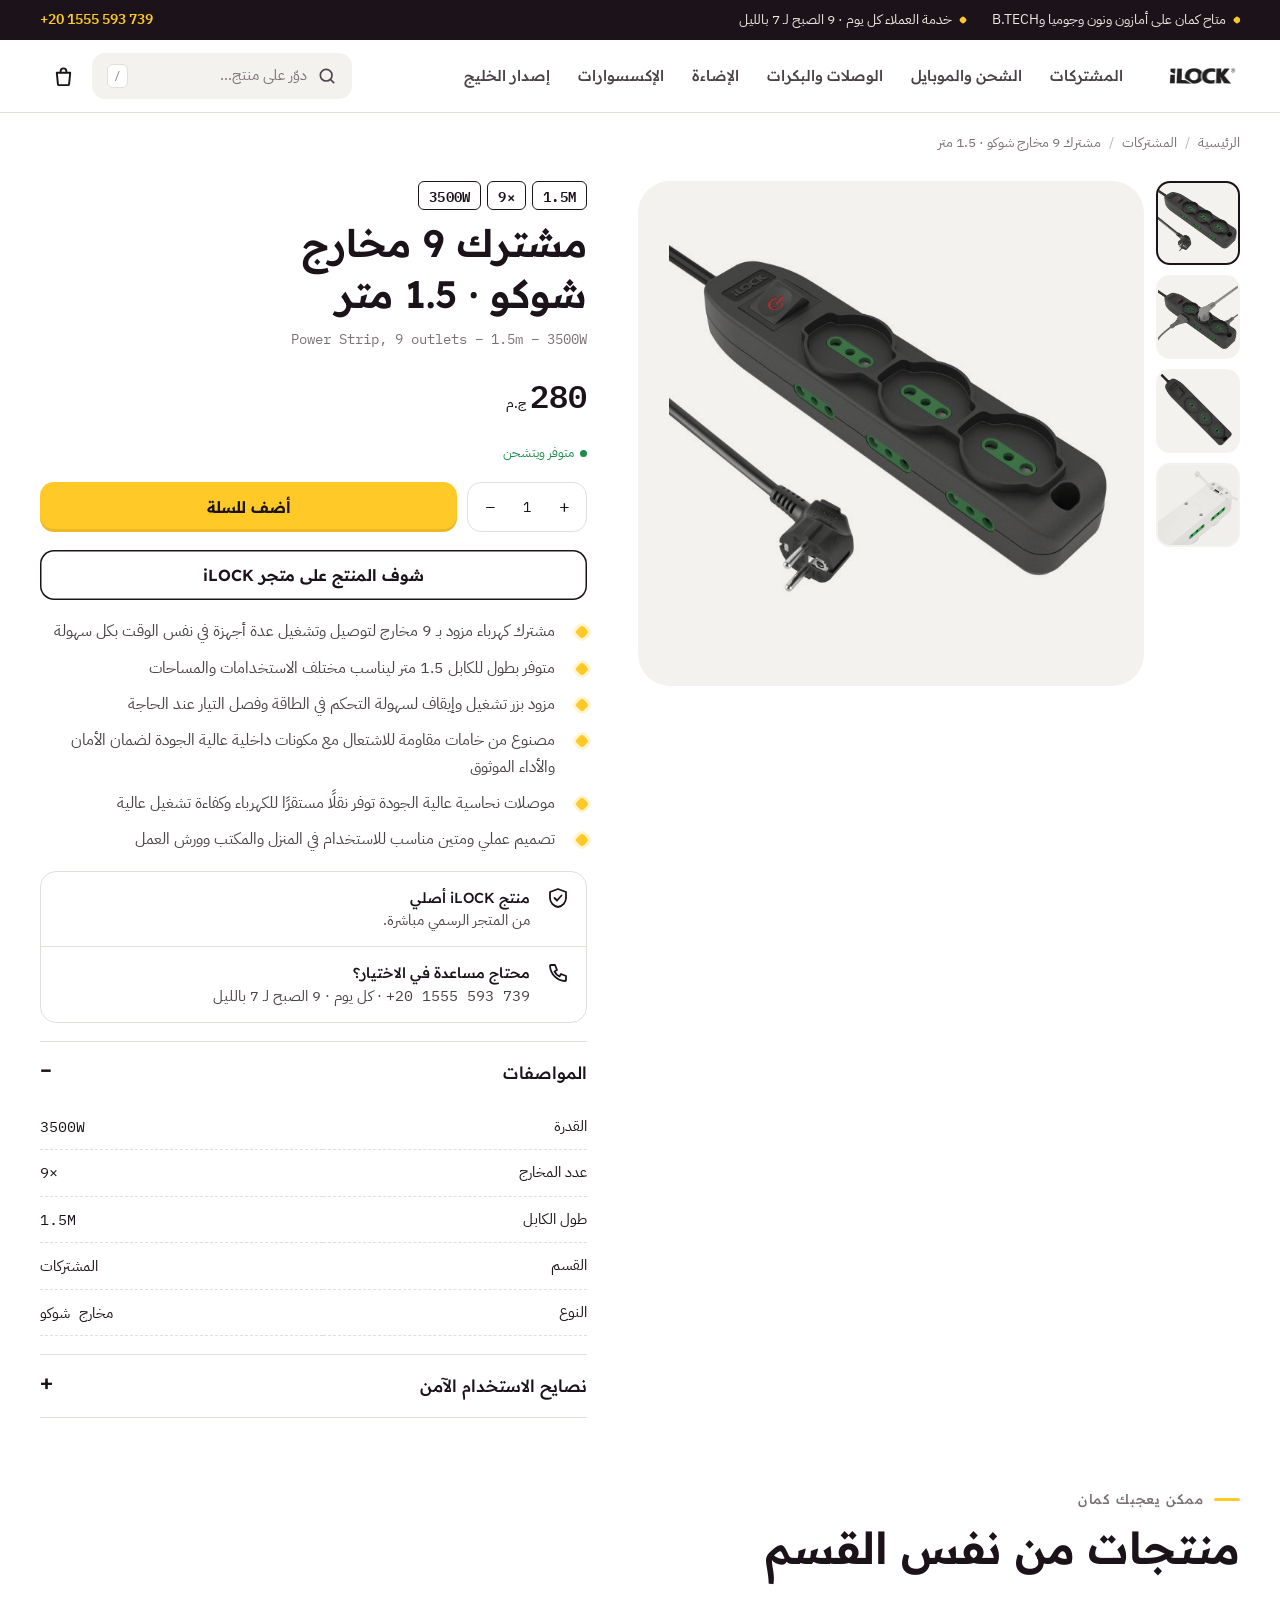
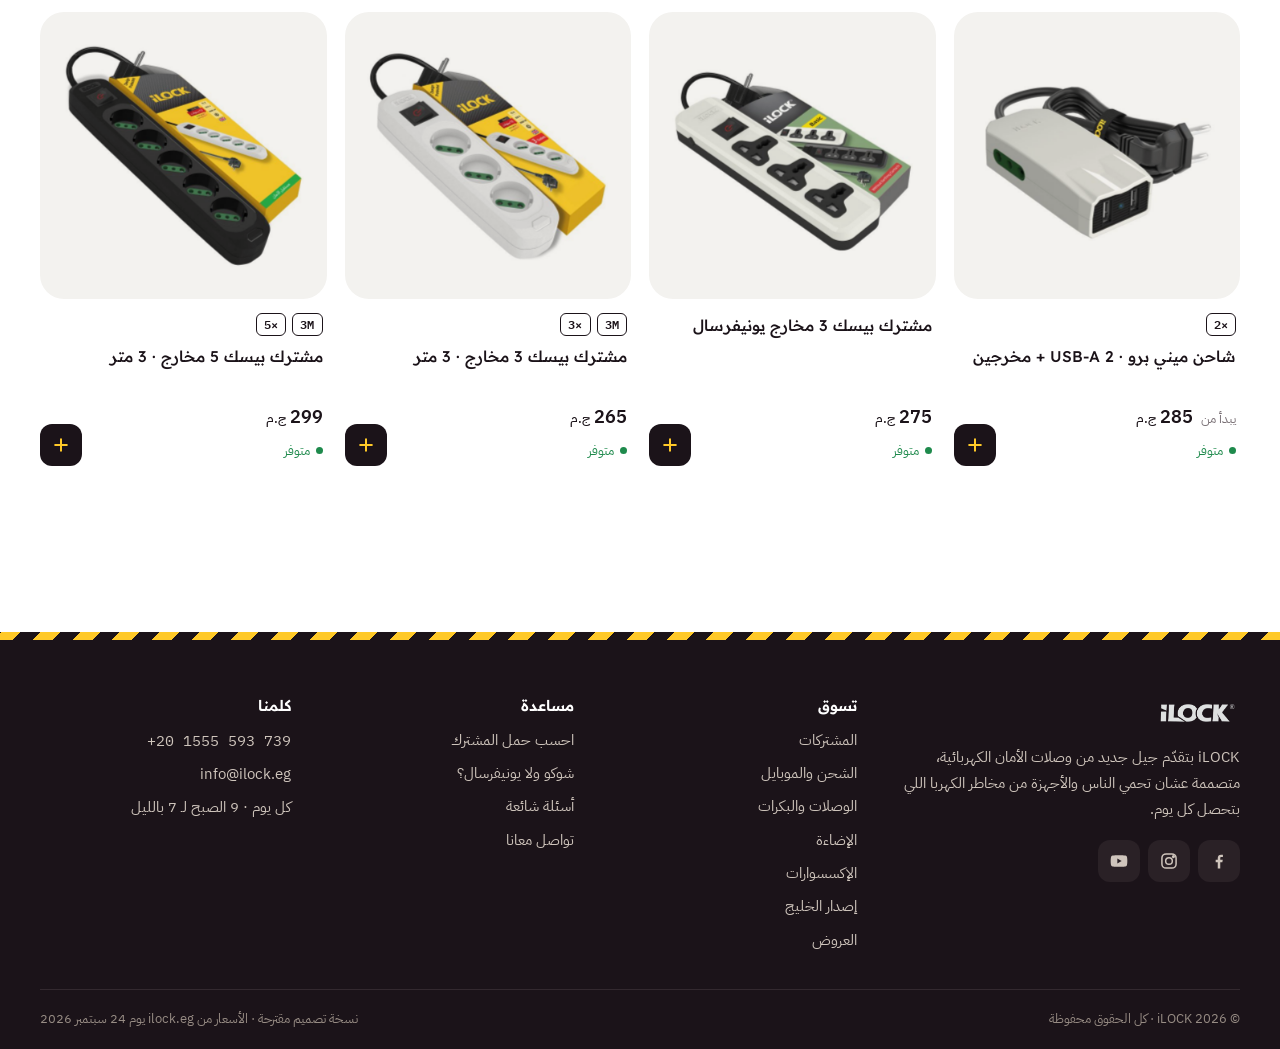
<file: product.html>
<!doctype html>
<html lang="ar" dir="rtl">
<head>
<meta charset="utf-8">
<meta name="viewport" content="width=device-width,initial-scale=1,viewport-fit=cover">
<title>منتج | iLOCK</title>
<meta name="description" content="تفاصيل المنتج ومواصفاته وسعره من iLOCK.">
<meta name="theme-color" content="#1B1319">
<link rel="icon" href="assets/img/favicon.svg" type="image/svg+xml">
<link rel="preconnect" href="https://fonts.googleapis.com"><link rel="preconnect" href="https://fonts.gstatic.com" crossorigin>
<link href="https://fonts.googleapis.com/css2?family=Readex+Pro:wght@300;400;500;600;700&family=IBM+Plex+Sans+Arabic:wght@400;500;600&family=IBM+Plex+Mono:wght@500;600&display=swap" rel="stylesheet">
<link rel="stylesheet" href="assets/css/site.css">
</head>
<body data-page="product">
<div id="site-header"></div>

<main>
  <div class="wrap">
    <nav class="crumbs" aria-label="مسار الصفحة" id="crumbs"></nav>
    <div class="pdp" id="pdp"></div>
  </div>

  <section class="sec tight" aria-labelledby="relH">
    <div class="wrap">
      <div class="sec-head"><div><span class="eyebrow">ممكن يعجبك كمان</span><h2 id="relH">منتجات من نفس القسم</h2></div></div>
      <div class="grid" id="related"></div>
    </div>
  </section>
</main>

<div class="sticky-buy" id="stickyBuy"></div>
<div id="site-footer"></div>
<script src="assets/data/products.js"></script>
<script src="assets/js/site.js"></script>
<script src="assets/js/product.js"></script>
</body>
</html>
</file>
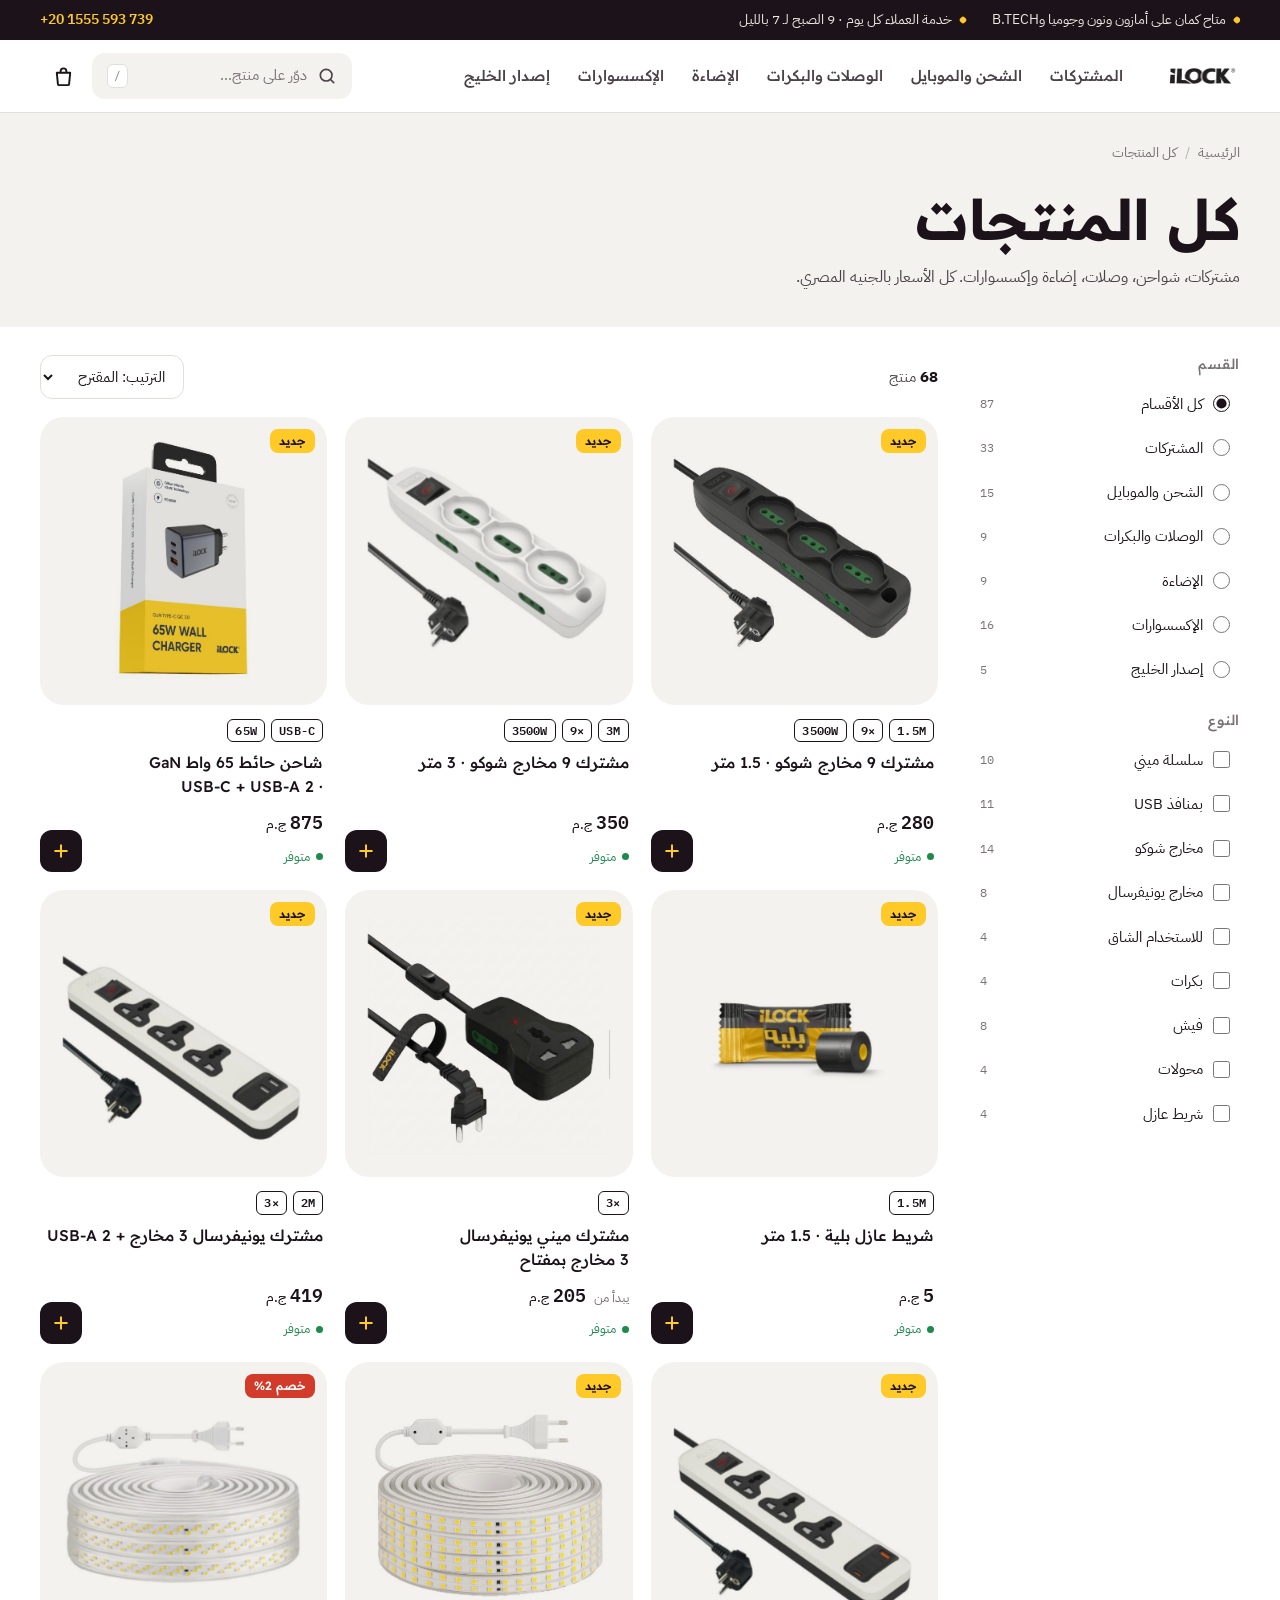
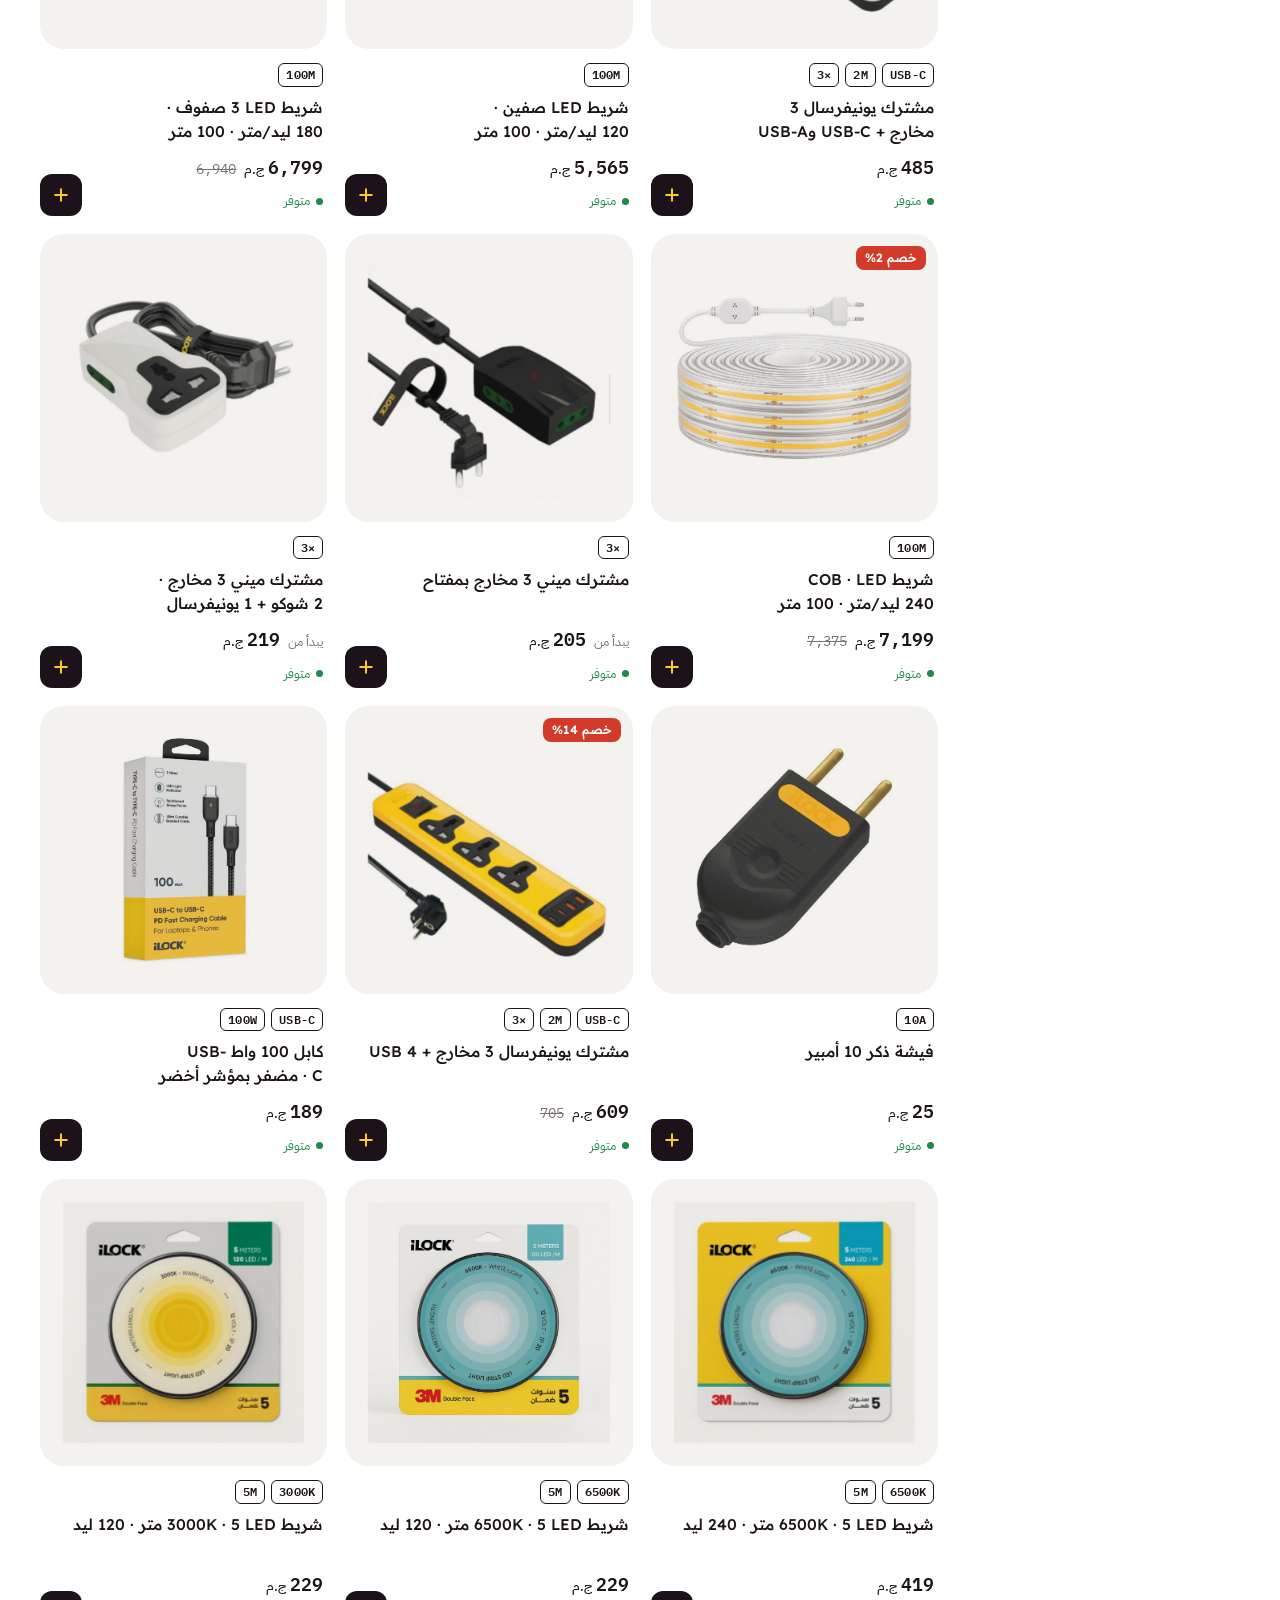
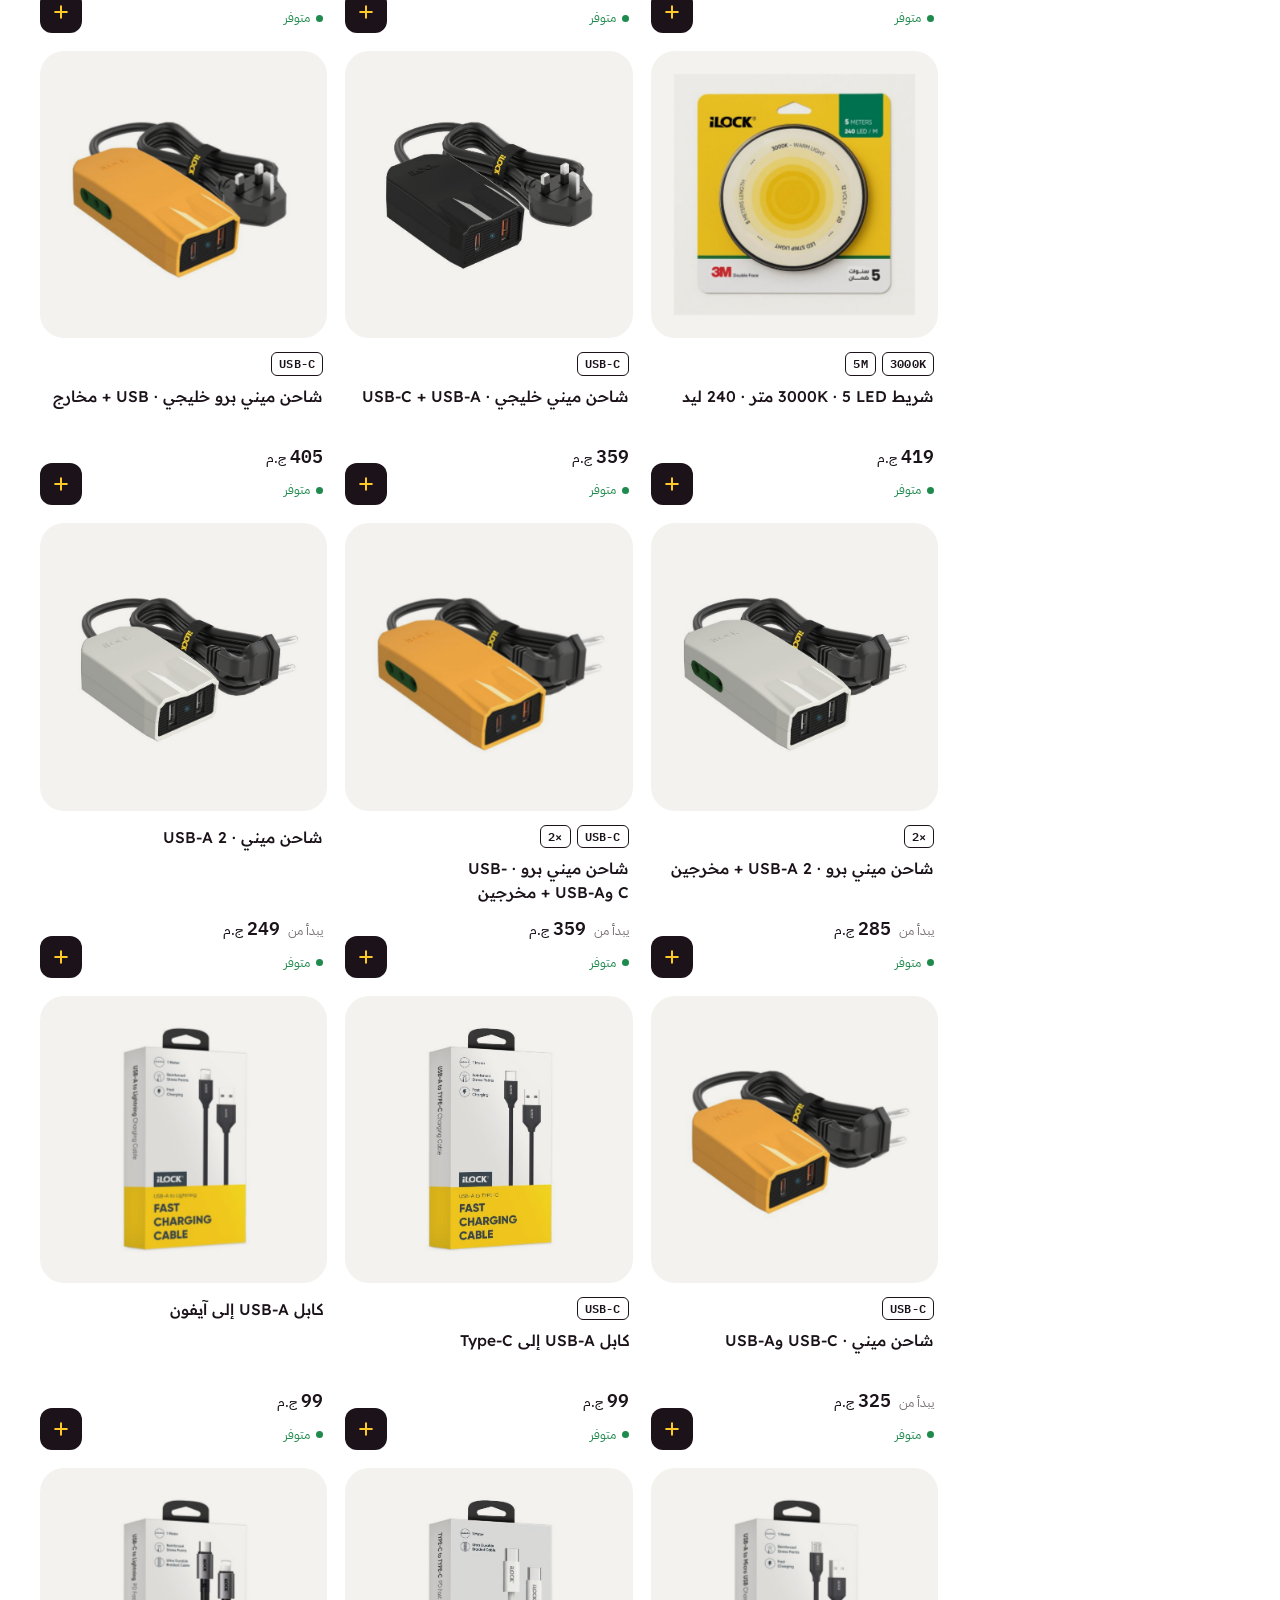
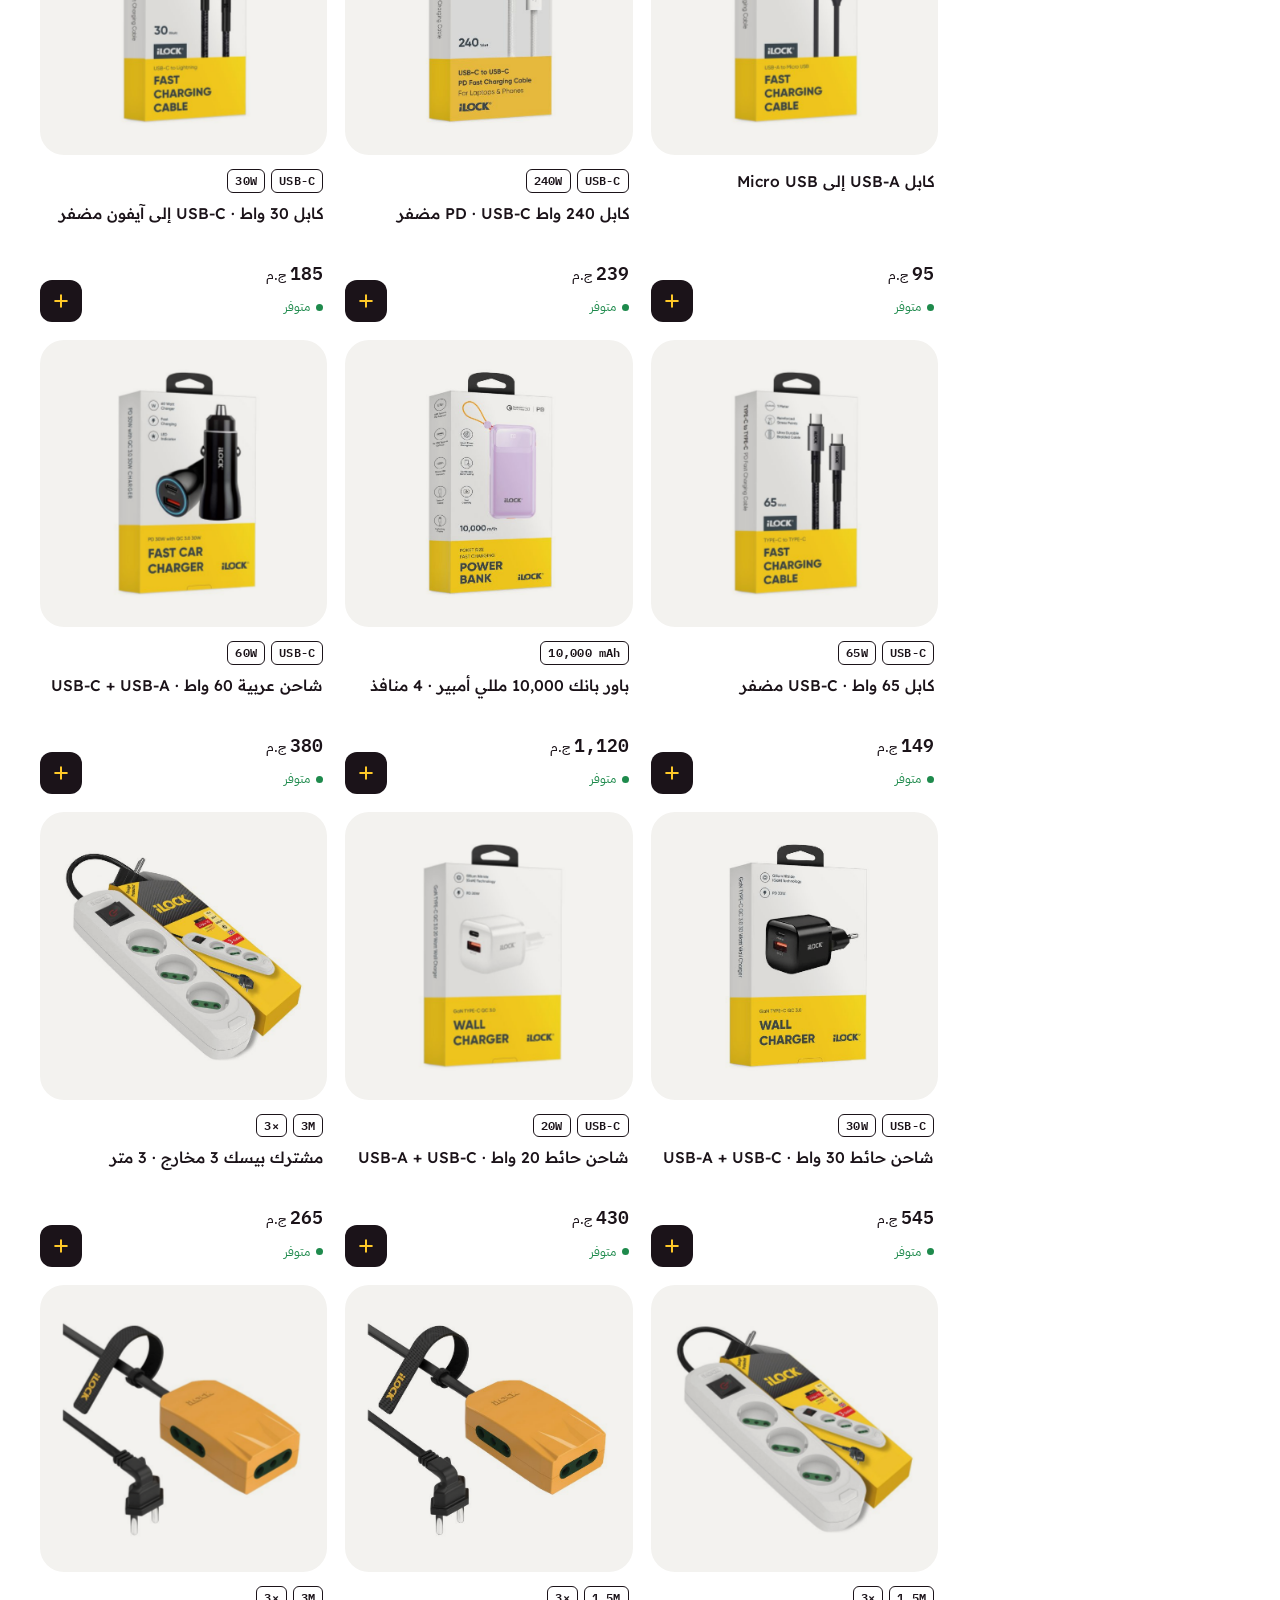
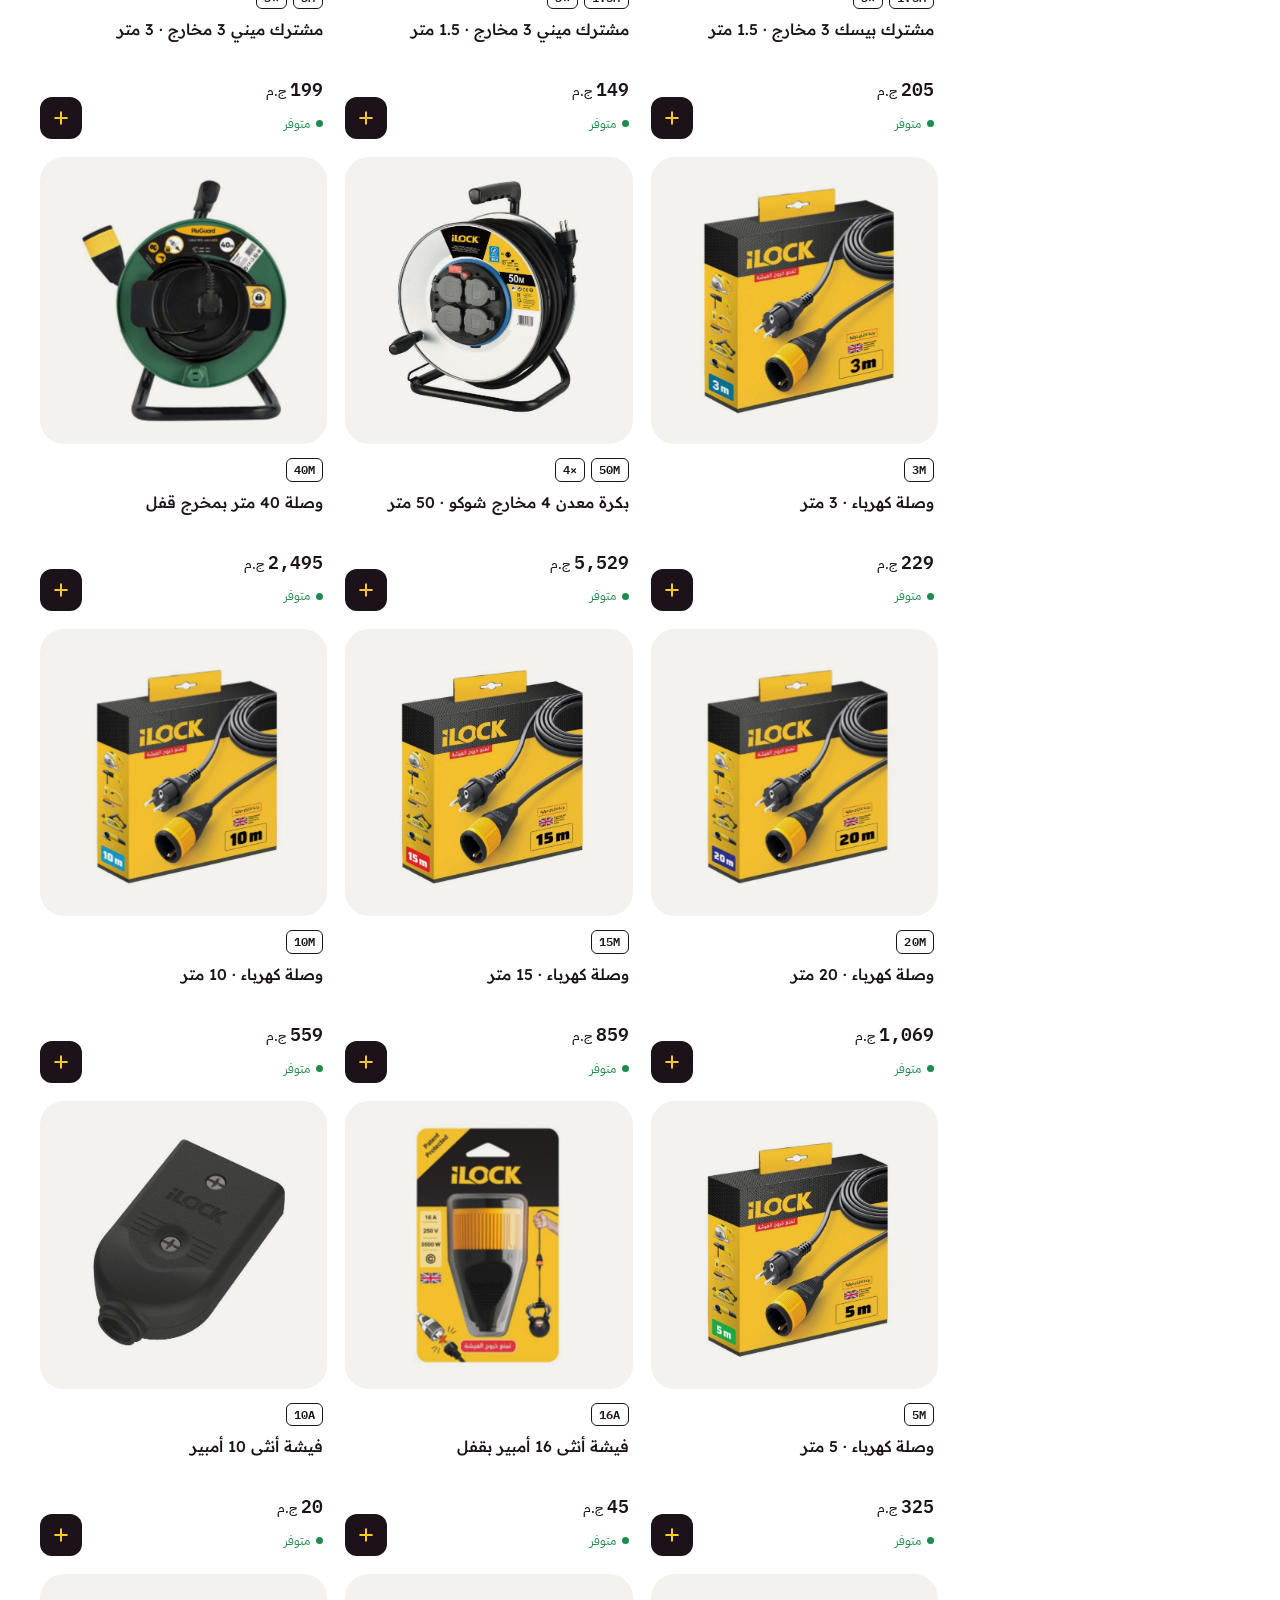
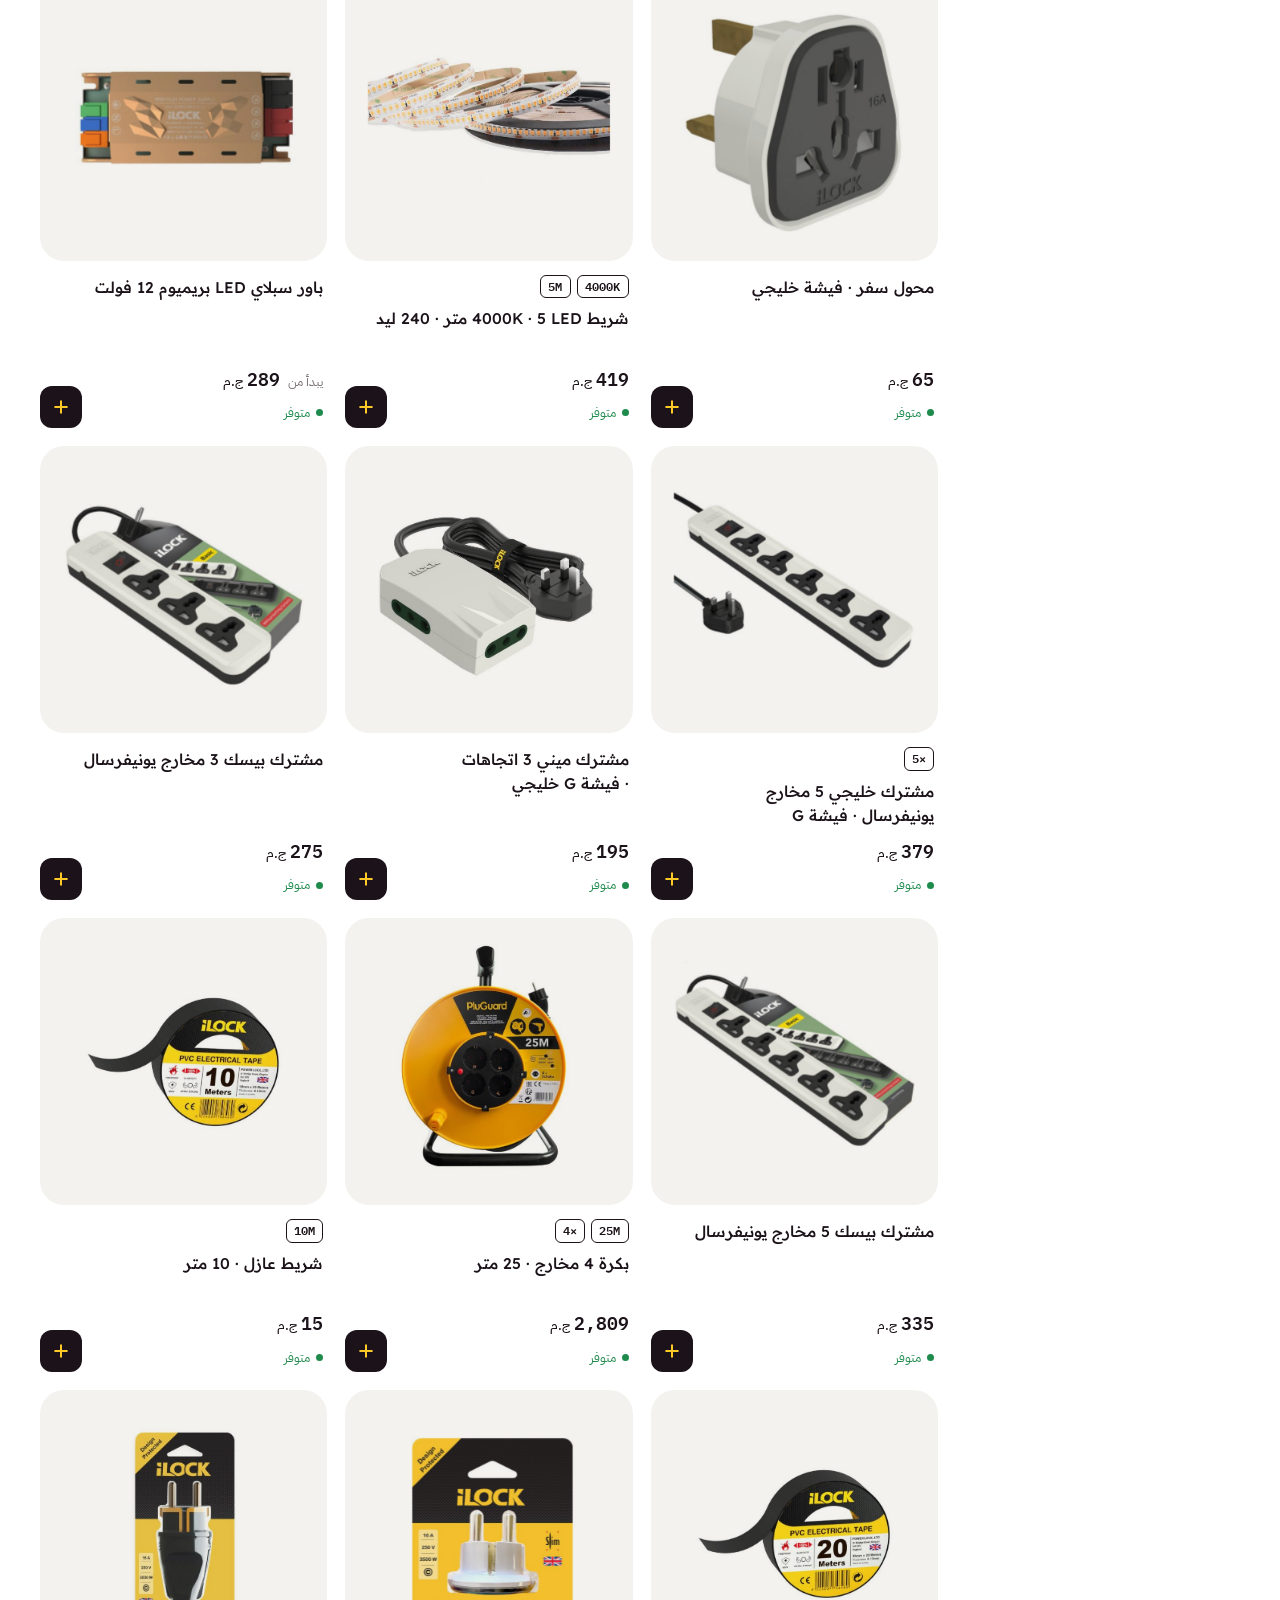
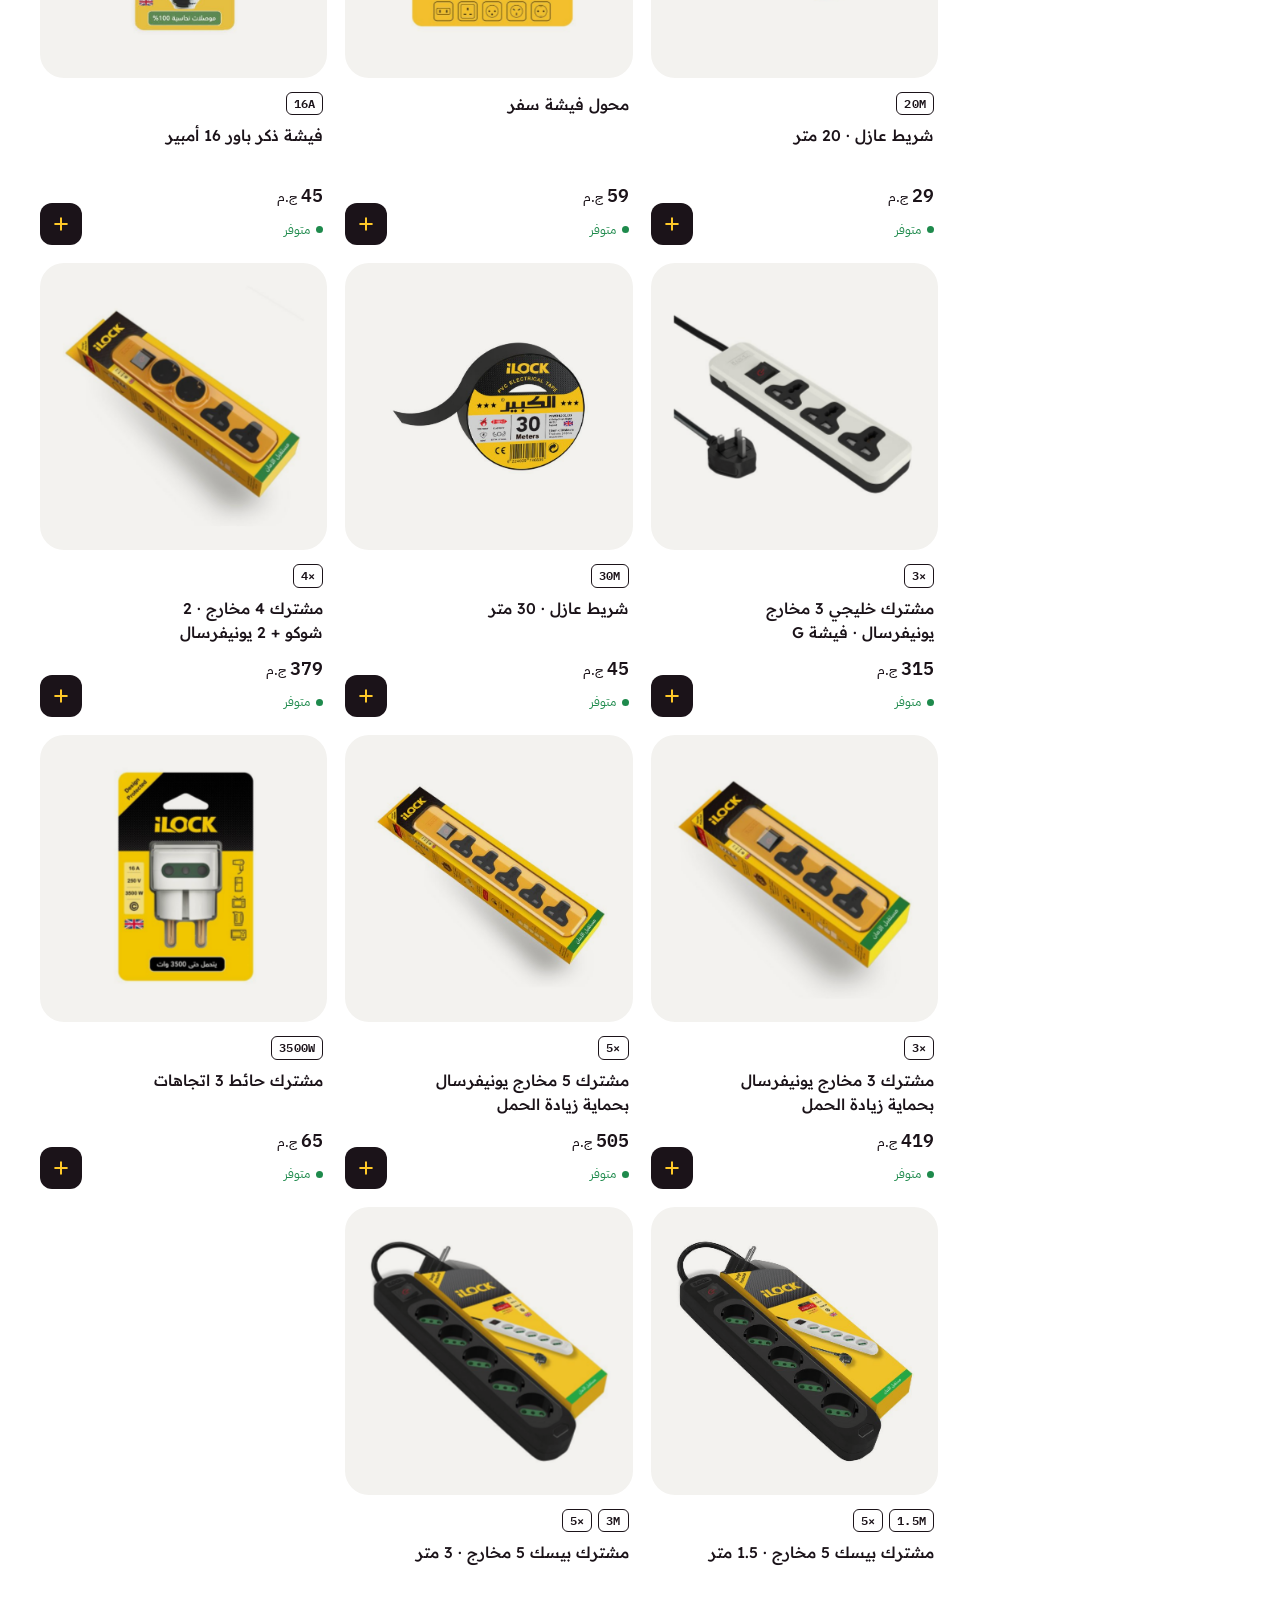
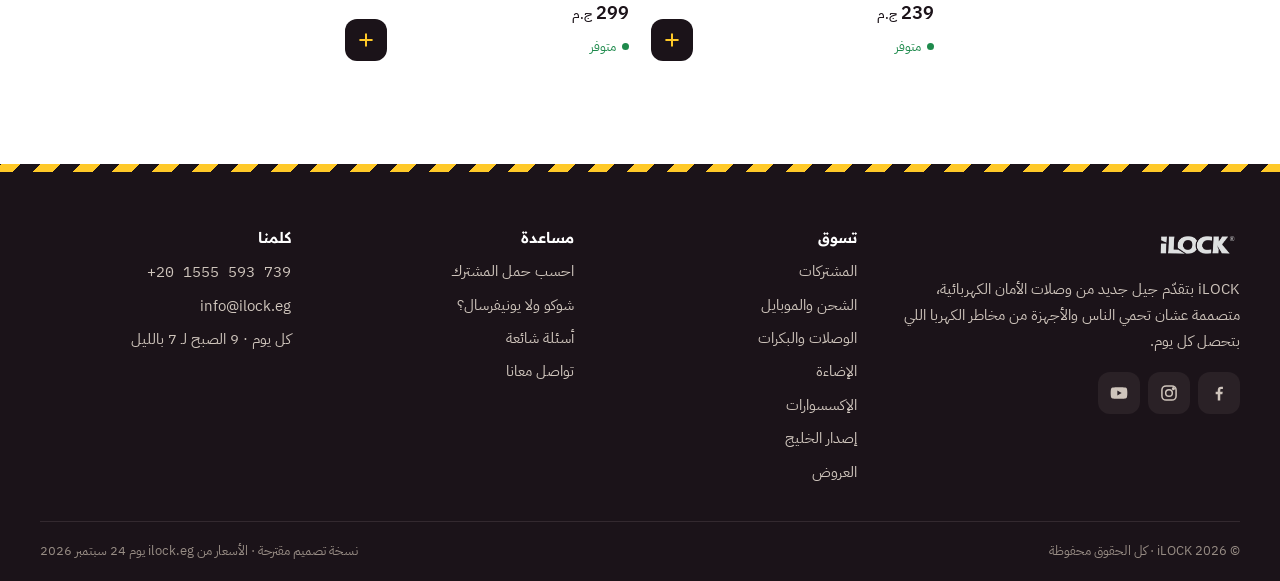
<file: shop.html>
<!doctype html>
<html lang="ar" dir="rtl">
<head>
<meta charset="utf-8">
<meta name="viewport" content="width=device-width,initial-scale=1,viewport-fit=cover">
<title>كل المنتجات | iLOCK</title>
<meta name="description" content="كل منتجات iLOCK: مشتركات، شواحن وكابلات، وصلات وبكرات، إضاءة LED وإكسسوارات، بالأسعار والمواصفات.">
<meta name="theme-color" content="#1B1319">
<link rel="icon" href="assets/img/favicon.svg" type="image/svg+xml">
<link rel="preconnect" href="https://fonts.googleapis.com"><link rel="preconnect" href="https://fonts.gstatic.com" crossorigin>
<link href="https://fonts.googleapis.com/css2?family=Readex+Pro:wght@300;400;500;600;700&family=IBM+Plex+Sans+Arabic:wght@400;500;600&family=IBM+Plex+Mono:wght@500;600&display=swap" rel="stylesheet">
<link rel="stylesheet" href="assets/css/site.css">
</head>
<body data-page="shop">
<div id="site-header"></div>

<main>
  <div class="phead"><div class="wrap">
    <nav class="crumbs" aria-label="مسار الصفحة"><a href="index.html">الرئيسية</a><span aria-hidden="true">/</span><span id="crumb">كل المنتجات</span></nav>
    <h1 id="title">كل المنتجات</h1>
    <p id="subtitle">مشتركات، شواحن، وصلات، إضاءة وإكسسوارات. كل الأسعار بالجنيه المصري.</p>
  </div></div>

  <div class="wrap shop">
    <aside class="filters" id="filters" aria-label="الفلاتر">
      <div class="fclose" style="display:none;justify-content:space-between;align-items:center">
        <h2 style="font-size:20px">الفلاتر</h2>
        <button class="icon-btn" type="button" id="fclose" aria-label="قفل الفلاتر"><svg viewBox="0 0 24 24" fill="none" stroke="currentColor" stroke-width="2" stroke-linecap="round"><path d="M6 6l12 12M18 6L6 18"/></svg></button>
      </div>
      <div class="fgroup"><h3>القسم</h3><div class="fopts" id="fGroups"></div></div>
      <div class="fgroup"><h3>النوع</h3><div class="fopts" id="fTags"></div></div>
      <div class="fgroup"><h3>السعر (ج.م)</h3>
        <div class="prange"><input id="pmin" type="number" inputmode="numeric" placeholder="من" aria-label="أقل سعر"><input id="pmax" type="number" inputmode="numeric" placeholder="لحد" aria-label="أعلى سعر"></div>
      </div>
      <div class="fgroup">
        <label class="switch" for="fStock">المتوفر بس<input type="checkbox" id="fStock" checked></label>
        <label class="switch" for="fSale">العروض بس<input type="checkbox" id="fSale"></label>
      </div>
      <button class="btn btn-line btn-sm" type="button" id="freset">امسح كل الفلاتر</button>
      <button class="btn btn-ink fclose" type="button" id="fapply" style="display:none;position:fixed;bottom:calc(16px + env(safe-area-inset-bottom,0px));inset-inline:20px">اعرض النتايج</button>
    </aside>

    <section aria-label="المنتجات">
      <div class="toolbar">
        <div style="display:flex;gap:10px;align-items:center;flex-wrap:wrap">
          <button class="btn btn-line btn-sm fbtn" type="button" id="fopen"><svg viewBox="0 0 24 24" fill="none" stroke="currentColor" stroke-width="2" stroke-linecap="round"><path d="M4 6h16M7 12h10M10 18h4"/></svg>فلاتر</button>
          <span class="count" id="count"></span>
          <div class="chips" id="chips"></div>
        </div>
        <label><span class="sr">ترتيب</span>
          <select class="sel" id="sort">
            <option value="rel">الترتيب: المقترح</option>
            <option value="asc">السعر: من الأقل</option>
            <option value="desc">السعر: من الأعلى</option>
            <option value="new">الأحدث</option>
          </select>
        </label>
      </div>
      <div class="grid shopgrid" id="grid"></div>
    </section>
  </div>
</main>

<div id="site-footer"></div>
<script src="assets/data/products.js"></script>
<script src="assets/js/site.js"></script>
<script src="assets/js/shop.js"></script>
</body>
</html>
</file>
<file: assets/css/site.css>
/* iLOCK — revamp prototype. One token set, three pages. */
:root{
  --y:#FFC928; --y-deep:#F2B200; --y-soft:#FFF4CC; --y-tint:#FFFAEA;
  --ink:#1B1319; --ink-2:#4A4247; --ink-3:#7A7176;
  --mist:#F3F2EF; --mist-2:#EAE8E4; --line:#E2DFDA; --paper:#FFFFFF;
  --safe:#1E8A4C; --safe-soft:#E3F3E9; --sale:#D23A2A; --sale-soft:#FCE9E6; --warn:#C47A00;
  --r-s:10px; --r-m:16px; --r-l:24px; --r-xl:32px;
  --shadow-s:0 1px 2px rgba(27,19,25,.06),0 2px 8px -4px rgba(27,19,25,.12);
  --shadow-m:0 2px 4px rgba(27,19,25,.05),0 18px 40px -22px rgba(27,19,25,.35);
  --display:'Readex Pro','IBM Plex Sans Arabic',Tahoma,sans-serif;
  --body:'IBM Plex Sans Arabic','Readex Pro',Tahoma,sans-serif;
  --mono:'IBM Plex Mono','IBM Plex Sans Arabic',ui-monospace,Consolas,monospace;
  --wrap:1280px;
  --gut:clamp(16px,4vw,40px);
}
*{box-sizing:border-box}
html{scroll-behavior:smooth;-webkit-text-size-adjust:100%}
@media (prefers-reduced-motion:reduce){html{scroll-behavior:auto}*{animation:none!important;transition:none!important}}
body{margin:0;background:var(--paper);color:var(--ink);font-family:var(--body);font-size:16px;line-height:1.75;direction:rtl;-webkit-font-smoothing:antialiased;overflow-x:hidden}
img{max-width:100%;display:block}
a{color:inherit;text-decoration:none}
button{font:inherit;color:inherit;cursor:pointer}
h1,h2,h3,h4{font-family:var(--display);margin:0;line-height:1.3;text-wrap:balance;font-weight:600}
p{margin:0}
:focus-visible{outline:3px solid var(--y-deep);outline-offset:2px;border-radius:8px}
.wrap{max-width:var(--wrap);margin-inline:auto;padding-inline:var(--gut)}
.sr{position:absolute!important;width:1px;height:1px;overflow:hidden;clip:rect(0 0 0 0);white-space:nowrap}
.ltr{direction:ltr;unicode-bidi:isolate}
.num{font-family:var(--mono);font-variant-numeric:tabular-nums}

/* ---------- buttons ---------- */
.btn{display:inline-flex;align-items:center;justify-content:center;gap:10px;min-height:50px;padding:0 24px;border-radius:14px;border:0;font-family:var(--display);font-weight:600;font-size:16px;transition:transform .15s ease,background .15s ease,box-shadow .15s ease;white-space:nowrap}
.btn svg{width:20px;height:20px;flex:none}
.btn:active{transform:translateY(1px)}
.btn-y{background:var(--y);color:var(--ink);box-shadow:inset 0 -3px 0 rgba(0,0,0,.08)}
.btn-y:hover{background:#FFD24D}
.btn-ink{background:var(--ink);color:var(--y)}
.btn-ink:hover{background:#2C2229}
.btn-line{background:transparent;color:inherit;box-shadow:inset 0 0 0 1.5px currentColor}
.btn-line:hover{background:rgba(127,127,127,.08)}
.btn-sm{min-height:40px;padding:0 16px;border-radius:11px;font-size:14.5px}
.btn-block{width:100%}
.link-arrow{display:inline-flex;align-items:center;gap:6px;font-family:var(--display);font-weight:600;font-size:15px;border-bottom:2px solid var(--y);padding-bottom:2px}
.link-arrow svg{width:16px;height:16px}

/* ---------- rating plate (spec chips) ---------- */
.plates{display:flex;flex-wrap:wrap;gap:6px;direction:ltr;justify-content:flex-end}
.plate{font-family:var(--mono);font-weight:600;font-size:11.5px;letter-spacing:.02em;line-height:1;padding:5px 7px;border:1.5px solid var(--ink);border-radius:6px;background:var(--paper);color:var(--ink)}
.plate.y{background:var(--y);border-color:var(--y)}

/* ---------- top bar ---------- */
.topbar{background:var(--ink);color:#EDE6DF;font-size:13.5px}
.topbar .wrap{display:flex;justify-content:space-between;align-items:center;gap:16px;min-height:40px}
.topbar .tick{display:flex;gap:26px;overflow:hidden;white-space:nowrap}
.topbar .tick span{display:inline-flex;align-items:center;gap:8px}
.topbar .tick span::before{content:"";width:6px;height:6px;border-radius:2px;background:var(--y);transform:rotate(45deg)}
.topbar a{color:var(--y);font-weight:600}
.topbar .side{display:flex;gap:16px;white-space:nowrap}

/* ---------- header ---------- */
.hdr{position:sticky;top:env(safe-area-inset-top,0px);z-index:50;background:rgba(255,255,255,.9);backdrop-filter:saturate(1.4) blur(14px);-webkit-backdrop-filter:saturate(1.4) blur(14px);border-bottom:1px solid var(--line)}
.hdr .wrap{display:flex;align-items:center;gap:22px;min-height:72px}
.logo{display:flex;align-items:center;flex:none}
.logo img{height:30px;width:auto}
.nav{display:flex;gap:4px;align-items:center;margin-inline-start:8px}
.nav a{font-family:var(--display);font-size:15px;font-weight:500;padding:8px 12px;border-radius:10px;color:var(--ink-2);white-space:nowrap}
.nav a:hover,.nav a[aria-current="page"]{color:var(--ink);background:var(--mist)}
.hdr .tools{margin-inline-start:auto;display:flex;align-items:center;gap:6px}
.icon-btn{width:46px;height:46px;border-radius:12px;border:0;background:transparent;display:grid;place-items:center;position:relative}
.icon-btn:hover{background:var(--mist)}
.icon-btn svg{width:23px;height:23px}
.search-pill{display:flex;align-items:center;gap:10px;height:46px;min-width:260px;padding:0 14px;border-radius:13px;background:var(--mist);border:1px solid transparent;color:var(--ink-3);font-size:14.5px;cursor:text}
.search-pill:hover{border-color:var(--line)}
.search-pill svg{width:20px;height:20px;color:var(--ink-2)}
.search-pill kbd{margin-inline-start:auto;font-family:var(--mono);font-size:11px;border:1px solid var(--line);border-radius:6px;padding:1px 6px;background:var(--paper)}
.cart-count{position:absolute;top:4px;inset-inline-end:3px;min-width:19px;height:19px;border-radius:99px;background:var(--y);color:var(--ink);font-family:var(--mono);font-size:11px;font-weight:600;display:grid;place-items:center;padding:0 5px;border:2px solid var(--paper)}
.cart-count[data-n="0"]{display:none}
.burger{display:none}

/* ---------- mobile menu ---------- */
.drawer{position:fixed;inset:0;z-index:90;display:flex;visibility:hidden}
.drawer.open{visibility:visible}
.drawer .scrim{position:absolute;inset:0;background:rgba(27,19,25,.5);opacity:0;transition:opacity .25s}
.drawer.open .scrim{opacity:1}
.drawer .panel{position:relative;background:var(--paper);width:min(420px,92vw);height:100%;display:flex;flex-direction:column;transform:translateX(100%);transition:transform .3s cubic-bezier(.2,.8,.2,1);padding-bottom:env(safe-area-inset-bottom,0px)}
.drawer.left{justify-content:flex-end}
.drawer.left .panel{transform:translateX(-100%)}
.drawer.open .panel{transform:none}
.drawer .ph{display:flex;align-items:center;justify-content:space-between;padding:16px 20px;border-bottom:1px solid var(--line);padding-top:calc(16px + env(safe-area-inset-top,0px))}
.drawer .ph h2{font-size:19px}
.drawer .pb{flex:1;overflow:auto;padding:16px 20px}
.drawer .pf{border-top:1px solid var(--line);padding:16px 20px;display:grid;gap:10px}
.mnav{display:grid;gap:2px}
.mnav a{display:flex;justify-content:space-between;align-items:center;padding:14px 6px;border-bottom:1px solid var(--mist-2);font-family:var(--display);font-size:17px;font-weight:500}
.mnav a small{font-family:var(--mono);font-size:12px;color:var(--ink-3)}

/* ---------- cart drawer ---------- */
.cline{display:grid;grid-template-columns:78px 1fr;gap:12px;padding:14px 0;border-bottom:1px solid var(--mist-2)}
.cline img{width:78px;height:78px;object-fit:contain;background:var(--mist);border-radius:12px;mix-blend-mode:multiply}
.cline h4{font-size:14.5px;font-weight:500;line-height:1.5}
.cline .row{display:flex;justify-content:space-between;align-items:center;margin-top:8px}
.qty{display:inline-flex;align-items:center;border:1px solid var(--line);border-radius:10px;overflow:hidden;height:36px}
.qty button{width:34px;height:34px;border:0;background:transparent;font-size:18px;line-height:1}
.qty button:hover{background:var(--mist)}
.qty output{min-width:30px;text-align:center;font-family:var(--mono);font-size:14px}
.cline .rm{border:0;background:none;color:var(--ink-3);font-size:13px;text-decoration:underline;padding:0}
.cart-empty{text-align:center;padding:48px 10px;color:var(--ink-3);display:grid;gap:14px;justify-items:center}
.cart-empty svg{width:56px;height:56px;color:var(--mist-2)}
.sum{display:flex;justify-content:space-between;font-family:var(--display);font-size:17px}
.sum b{font-family:var(--mono)}
.freebar{font-size:13px;color:var(--ink-2);background:var(--y-tint);border:1px solid var(--y-soft);border-radius:12px;padding:10px 12px}
.note{font-size:12.5px;color:var(--ink-3);line-height:1.6}

/* ---------- search overlay ---------- */
.sov{position:fixed;inset:0;z-index:95;background:rgba(27,19,25,.55);display:none;align-items:flex-start;justify-content:center;padding:calc(12px + env(safe-area-inset-top,0px)) 12px 12px}
.sov.open{display:flex}
.sbox{width:min(760px,100%);background:var(--paper);border-radius:var(--r-l);box-shadow:var(--shadow-m);overflow:hidden;display:flex;flex-direction:column;max-height:86vh}
.sbox .in{display:flex;align-items:center;gap:10px;padding:10px 16px;border-bottom:1px solid var(--line)}
.sbox .in svg{width:22px;height:22px;color:var(--ink-3)}
.sbox input{flex:1;border:0;outline:0;font:inherit;font-size:18px;height:52px;background:transparent;color:var(--ink)}
.sbox .res{overflow:auto;padding:8px}
.sres{display:grid;grid-template-columns:56px 1fr auto;gap:12px;align-items:center;padding:8px;border-radius:12px}
.sres:hover,.sres:focus-visible{background:var(--mist)}
.sres img{width:56px;height:56px;object-fit:contain;background:var(--mist);border-radius:10px;mix-blend-mode:multiply}
.sres b{font-weight:500;font-size:15px;line-height:1.5}
.sres small{display:block;color:var(--ink-3);font-size:12px;direction:ltr;text-align:right}
.sres span{font-family:var(--mono);font-size:14px;white-space:nowrap}
.shint{padding:14px 12px;color:var(--ink-3);font-size:14px;display:flex;flex-wrap:wrap;gap:8px;align-items:center}
.shint button{border:1px solid var(--line);background:var(--paper);border-radius:99px;padding:4px 12px;font-size:13.5px}

/* ---------- hero ---------- */
.hero{background:var(--ink);color:#F6F1EA;position:relative;overflow:hidden}
.hero .wrap{display:grid;grid-template-columns:minmax(0,1fr) minmax(0,1.15fr);gap:clamp(24px,4vw,56px);align-items:center;padding-block:clamp(36px,6vw,72px)}
.eyebrow{font-family:var(--display);font-size:13.5px;font-weight:500;letter-spacing:.06em;display:inline-flex;align-items:center;gap:10px;color:var(--ink-3)}
.eyebrow::before{content:"";width:26px;height:3px;border-radius:2px;background:var(--y)}
.hero .eyebrow{color:#C8BEB5}
.hero h1{font-size:clamp(40px,6.2vw,82px);font-weight:700;line-height:1.12;letter-spacing:-.01em;margin-top:16px}
.hero h1 em{font-style:normal;color:var(--y)}
.hero .lead{font-size:clamp(16px,1.6vw,19px);color:#D6CDC4;margin-top:20px;max-width:46ch}
.hero .ctas{display:flex;gap:12px;flex-wrap:wrap;margin-top:30px}
.hero .ctas .btn-line{color:#F6F1EA}
.hero .facts{display:flex;gap:28px;margin-top:38px;flex-wrap:wrap}
.hero .facts div{display:grid}
.hero .facts b{font-family:var(--display);font-size:30px;font-weight:600;color:var(--y);line-height:1.1}
.hero .facts span{font-size:13px;color:#B7ACA3}
.stage{position:relative;aspect-ratio:1587/1100;max-width:100%;border-radius:var(--r-xl);overflow:hidden;background:var(--y)}
.stage .slide{position:absolute;inset:0;opacity:0;transition:opacity .9s ease,transform 6s ease;transform:scale(1.04)}
.stage .slide.on{opacity:1;transform:scale(1)}
.stage .slide img{width:100%;height:100%;object-fit:cover}
.stage .tagcard{position:absolute;inset-inline-start:18px;bottom:18px;background:rgba(255,255,255,.94);color:var(--ink);border-radius:18px;padding:12px 14px;display:flex;align-items:center;gap:14px;box-shadow:var(--shadow-m);max-width:calc(100% - 36px);backdrop-filter:blur(6px)}
.stage .tagcard .t{display:grid;line-height:1.45}
.stage .tagcard b{font-family:var(--display);font-weight:600;font-size:15px}
.stage .tagcard .t span{font-family:var(--mono);font-size:13px;color:var(--ink-2)}
.stage .dots{position:absolute;top:16px;inset-inline-end:16px;display:flex;gap:6px}
.stage .dots button{width:30px;height:5px;border-radius:9px;border:0;background:rgba(27,19,25,.25);padding:0}
.stage .dots button[aria-current="true"]{background:var(--ink)}
.hero .glow{position:absolute;width:640px;height:640px;border-radius:50%;background:radial-gradient(closest-side,rgba(255,201,40,.22),transparent);inset-inline-end:-200px;top:-260px;pointer-events:none}

/* ---------- strip of facts ---------- */
.trust{border-bottom:1px solid var(--line);background:var(--paper)}
.trust .wrap{display:grid;grid-template-columns:repeat(4,1fr)}
.trust .it{display:flex;align-items:center;gap:12px;padding:20px 8px;font-size:14px;color:var(--ink-2);line-height:1.5}
.trust .it + .it{border-inline-start:1px solid var(--line);padding-inline-start:20px}
.trust svg{width:30px;height:30px;flex:none;color:var(--ink)}
.trust b{display:block;font-family:var(--display);color:var(--ink);font-weight:600;font-size:15px}

/* ---------- sections ---------- */
.sec{padding-block:clamp(56px,8vw,104px)}
.sec.tight{padding-block:clamp(40px,5vw,64px)}
.sec-head{display:flex;justify-content:space-between;align-items:flex-end;gap:20px;flex-wrap:wrap;margin-bottom:clamp(22px,3vw,36px)}
.sec-head h2{font-size:clamp(28px,3.6vw,44px);font-weight:600;margin-top:8px}
.sec-head p{color:var(--ink-2);margin-top:8px;max-width:58ch}
.mist{background:var(--mist)}

/* ---------- categories ---------- */
.cats{display:grid;grid-template-columns:repeat(6,1fr);gap:14px}
.cat{background:var(--mist);border-radius:var(--r-l);padding:18px 16px 0;display:flex;flex-direction:column;gap:4px;min-height:250px;overflow:hidden;position:relative;transition:transform .25s ease,box-shadow .25s ease}
.cat:hover{transform:translateY(-4px);box-shadow:var(--shadow-m)}
.cat h3{font-size:18px}
.cat small{font-family:var(--mono);font-size:12px;color:var(--ink-3)}
.cat img{margin-top:auto;width:100%;aspect-ratio:1;object-fit:contain;mix-blend-mode:multiply;transition:transform .35s ease}
.cat:hover img{transform:scale(1.06) rotate(-2deg)}
.cat.hl{background:var(--y)}

/* ---------- product cards ---------- */
.tabs{display:flex;gap:6px;flex-wrap:wrap}
.tab{border:1px solid var(--line);background:var(--paper);border-radius:99px;padding:8px 16px;font-family:var(--display);font-size:14.5px;color:var(--ink-2)}
.tab[aria-selected="true"]{background:var(--ink);border-color:var(--ink);color:var(--y)}
.grid{display:grid;grid-template-columns:repeat(4,minmax(0,1fr));gap:18px}
.card{position:relative;display:flex;flex-direction:column;background:var(--paper);border-radius:var(--r-l);transition:transform .2s ease}
.card .ph{position:relative;background:var(--mist);border-radius:var(--r-l);aspect-ratio:1;overflow:hidden;display:block}
.card .ph img{width:100%;height:100%;object-fit:contain;padding:8%;mix-blend-mode:multiply;transition:opacity .35s ease,transform .45s ease}
.card .ph img.alt{position:absolute;inset:0;opacity:0}
.card:hover .ph img.alt{opacity:1}
.card:hover .ph img.main:not(:only-child){opacity:0}
.card:hover .ph img:only-child{transform:scale(1.05)}
.badges{position:absolute;top:12px;inset-inline-start:12px;display:flex;gap:6px;z-index:2}
.badge{font-family:var(--display);font-size:12px;font-weight:600;border-radius:8px;padding:3px 9px;line-height:1.5}
.badge.sale{background:var(--sale);color:#fff}
.badge.out{background:var(--ink);color:#fff}
.badge.new{background:var(--y);color:var(--ink)}
.card .quick{position:absolute;bottom:12px;inset-inline:12px;z-index:2;opacity:0;transform:translateY(8px);transition:.2s ease}
.card:hover .quick,.card:focus-within .quick{opacity:1;transform:none}
.card .body{padding:14px 4px 4px;display:flex;flex-direction:column;gap:8px;flex:1}
.card .body .plates{justify-content:flex-end}
.card h3{font-size:15.5px;font-weight:500;line-height:1.55;min-height:3.1em}
.card h3 a:hover{text-decoration:underline;text-decoration-color:var(--y);text-decoration-thickness:3px;text-underline-offset:4px}
.price{display:flex;align-items:baseline;gap:8px;flex-wrap:wrap;margin-top:auto}
.price b{font-family:var(--mono);font-size:18px;font-weight:600}
.price b small{font-family:var(--body);font-size:12.5px;font-weight:500;margin-inline-start:4px}
.price s{font-family:var(--mono);color:var(--ink-3);font-size:14px}
.price .from{font-size:12.5px;color:var(--ink-3)}
.card .add{position:absolute;bottom:0;inset-inline-end:0;width:42px;height:42px;border-radius:12px;border:0;background:var(--ink);color:var(--y);display:grid;place-items:center;transition:transform .15s ease}
.card .add:hover{transform:scale(1.08)}
.card .add svg{width:20px;height:20px}
.card .add[disabled]{background:var(--mist-2);color:var(--ink-3);cursor:not-allowed}
.stock{font-size:12.5px;display:inline-flex;align-items:center;gap:6px;color:var(--safe)}
.stock::before{content:"";width:7px;height:7px;border-radius:50%;background:currentColor}
.stock.out{color:var(--ink-3)}

/* ---------- load calculator ---------- */
.calc{display:grid;grid-template-columns:minmax(0,1.35fr) minmax(0,1fr);gap:22px;align-items:start}
.apps{display:grid;grid-template-columns:repeat(auto-fill,minmax(150px,1fr));gap:10px}
.app{border:1.5px solid var(--line);background:var(--paper);border-radius:16px;padding:12px;display:grid;grid-template-columns:34px 1fr;gap:4px 10px;align-items:center;text-align:start;transition:border-color .15s,background .15s}
.app svg{width:30px;height:30px;grid-row:span 2;color:var(--ink-2)}
.app b{font-family:var(--display);font-weight:500;font-size:14.5px;line-height:1.3}
.app span{font-family:var(--mono);font-size:12px;color:var(--ink-3)}
.app .ctrl{grid-column:1/-1;display:none;justify-content:space-between;align-items:center;margin-top:8px}
.app[aria-pressed="true"]{border-color:var(--ink);background:var(--y-tint)}
.app[aria-pressed="true"] .ctrl{display:flex}
.app[aria-pressed="true"] svg{color:var(--ink)}
.app .ctrl i{font-style:normal;font-family:var(--mono);font-size:13px}
.app .ctrl em{font-style:normal;display:inline-grid;place-items:center;width:28px;height:28px;border-radius:8px;background:var(--paper);border:1px solid var(--line);font-size:16px}
.meter-card{background:var(--ink);color:#F3EDE6;border-radius:var(--r-l);padding:24px;position:sticky;top:96px;display:grid;gap:16px}
.meter-card .lbl{font-size:13px;color:#B4A99F;font-family:var(--display)}
.load{font-family:var(--display);font-size:54px;font-weight:700;line-height:1;display:flex;align-items:baseline;gap:8px;direction:ltr;justify-content:flex-end}
.load small{font-size:18px;color:#B4A99F;font-weight:400}
.gauge{height:16px;border-radius:99px;background:#352C31;position:relative;overflow:hidden}
.gauge i{position:absolute;inset-block:0;right:0;border-radius:99px;background:var(--safe);transition:width .45s cubic-bezier(.2,.8,.2,1),background .3s}
.gauge-scale{display:flex;justify-content:space-between;font-family:var(--mono);font-size:11px;color:#8F857D;direction:ltr}
.verdict{border-radius:14px;padding:12px 14px;font-size:14.5px;line-height:1.6;background:#2A2126}
.verdict b{font-family:var(--display);display:block;font-size:16px;margin-bottom:2px}
.verdict.ok b{color:#6FD39A}.verdict.mid b{color:#FFC928}.verdict.bad b{color:#FF7A68}
.rec{display:grid;grid-template-columns:64px 1fr auto;gap:12px;align-items:center;background:#fff;color:var(--ink);border-radius:14px;padding:10px}
.rec img{width:64px;height:64px;object-fit:contain;mix-blend-mode:multiply;background:var(--mist);border-radius:10px}
.rec b{font-size:14px;font-weight:500;line-height:1.5;display:block}
.rec span{font-family:var(--mono);font-size:14px}

/* ---------- spotlight ---------- */
.spot{display:grid;grid-template-columns:minmax(0,1.1fr) minmax(0,1fr);gap:clamp(20px,3vw,40px);align-items:stretch}
.spot .art{border-radius:var(--r-xl);overflow:hidden;background:var(--y);min-height:420px;position:relative}
.spot .art img{width:100%;height:100%;object-fit:cover;position:absolute;inset:0}
.spot .art .big{position:absolute;bottom:18px;inset-inline-end:22px;font-family:var(--display);font-weight:700;font-size:clamp(64px,9vw,128px);line-height:.9;color:rgba(27,19,25,.9);letter-spacing:-.03em;direction:ltr}
.spot .txt{display:flex;flex-direction:column;gap:18px;justify-content:center}
.spot .txt h2{font-size:clamp(28px,3.4vw,42px)}
.spot .txt p{color:var(--ink-2)}
.minis{display:grid;grid-template-columns:repeat(2,1fr);gap:10px}
.mini{display:grid;grid-template-columns:70px 1fr;gap:12px;align-items:center;background:var(--paper);border:1px solid var(--line);border-radius:16px;padding:10px;transition:border-color .15s}
.mini:hover{border-color:var(--ink)}
.mini img{width:70px;height:70px;object-fit:contain;background:var(--mist);border-radius:12px;mix-blend-mode:multiply}
.mini b{font-size:14px;font-weight:500;line-height:1.45;display:block}
.mini span{font-family:var(--mono);font-size:13.5px}

/* ---------- dark power band ---------- */
.power{background:var(--ink);color:#F3EDE6;border-radius:var(--r-xl);overflow:hidden;display:grid;grid-template-columns:minmax(0,.8fr) minmax(0,1.2fr)}
.power .pic{position:relative;min-height:440px;background:var(--y)}
.power .pic img{position:absolute;inset:0;width:100%;height:100%;object-fit:cover}
.power .in{padding:clamp(24px,4vw,48px);display:grid;gap:22px;align-content:center}
.power h2{font-size:clamp(28px,3.4vw,42px)}
.power p{color:#CFC5BC}
.watts{display:grid;grid-template-columns:repeat(4,1fr);gap:10px}
.watt{background:#261D23;border:1px solid #3A3036;border-radius:18px;padding:14px;display:grid;gap:6px;transition:border-color .2s,transform .2s}
.watt:hover{border-color:var(--y);transform:translateY(-3px)}
.watt .w{font-family:var(--display);font-weight:700;font-size:30px;color:var(--y);line-height:1;direction:ltr;text-align:right}
.watt b{font-weight:500;font-size:13.5px;line-height:1.45}
.watt span{font-family:var(--mono);font-size:13px;color:#B4A99F}

/* ---------- guide (schuko vs universal) ---------- */
.guide{display:grid;grid-template-columns:repeat(2,1fr);gap:18px}
.gcard{border:1px solid var(--line);border-radius:var(--r-l);padding:24px;display:grid;grid-template-columns:120px 1fr;gap:20px;align-items:center;background:var(--paper)}
.gcard > svg{width:120px;height:120px}
.gcard h3{font-size:22px}
.gcard p{color:var(--ink-2);margin-top:6px;font-size:15px}
.gcard .link-arrow{margin-top:12px}
.checks{display:grid;grid-template-columns:repeat(4,1fr);gap:14px;margin-top:18px}
.check{background:var(--mist);border-radius:var(--r-m);padding:18px;display:grid;gap:8px;align-content:start}
.check .k{font-family:var(--mono);font-weight:600;font-size:13px;background:var(--ink);color:var(--y);border-radius:7px;padding:3px 8px;justify-self:start;direction:ltr}
.check h3{font-size:17px}
.check p{font-size:14.5px;color:var(--ink-2)}

/* ---------- gulf band ---------- */
.gulf{border-radius:var(--r-xl);background:linear-gradient(115deg,var(--y) 0%,#FFD95A 55%,#FFE89A 100%);padding:clamp(24px,4vw,44px);display:grid;grid-template-columns:minmax(0,.9fr) minmax(0,1.1fr);gap:24px;align-items:center;overflow:hidden;position:relative}
.gulf h2{font-size:clamp(26px,3.2vw,38px)}
.gulf p{color:#4A3B20;margin-top:10px}
.gulf .plugG{font-family:var(--mono);font-weight:600;font-size:13px;display:inline-flex;gap:8px;margin-top:14px;direction:ltr}
.gulf .row{display:grid;grid-template-columns:repeat(5,1fr);gap:10px}
.gulf .gp{background:rgba(255,255,255,.75);border-radius:16px;padding:10px;display:grid;gap:6px;text-align:center;transition:transform .2s}
.gulf .gp:hover{transform:translateY(-4px)}
.gulf .gp img{aspect-ratio:1;object-fit:contain;mix-blend-mode:multiply}
.gulf .gp b{font-size:12.5px;font-weight:500;line-height:1.4}
.gulf .gp span{font-family:var(--mono);font-size:13px}

/* ---------- video ---------- */
.video{position:relative;display:block;border-radius:var(--r-xl);overflow:hidden;aspect-ratio:16/7;background:var(--ink)}
.video img{width:100%;height:100%;object-fit:cover;opacity:.9;transition:transform .6s ease,opacity .3s}
.video:hover img{transform:scale(1.03);opacity:.75}
.video .cap{position:absolute;inset:0;display:flex;flex-direction:column;justify-content:flex-end;padding:clamp(20px,4vw,44px);background:linear-gradient(0deg,rgba(27,19,25,.85),rgba(27,19,25,0) 60%);color:#fff;gap:6px}
.video .cap h2{font-size:clamp(24px,3.2vw,40px)}
.video .cap p{color:#E7DED5;max-width:52ch}
.video .play{position:absolute;top:65%;left:50%;transform:translate(-50%,-50%);width:88px;height:88px;border-radius:50%;background:var(--y);display:grid;place-items:center;box-shadow:0 0 0 12px rgba(255,201,40,.25);transition:transform .2s}
.video:hover .play{transform:translate(-50%,-50%) scale(1.08)}
.video .play svg{width:34px;height:34px;color:var(--ink);margin-left:5px}

/* ---------- marketplaces ---------- */
.markets{display:grid;grid-template-columns:auto 1fr;gap:24px;align-items:center;border:1px solid var(--line);border-radius:var(--r-l);padding:18px 24px}
.markets h3{font-size:17px;white-space:nowrap}
.mk{display:flex;gap:10px;flex-wrap:wrap;justify-content:flex-end}
.mk a{display:inline-flex;align-items:center;gap:8px;border-radius:12px;padding:10px 18px;background:var(--mist);font-family:var(--display);font-weight:600;font-size:16px;letter-spacing:.01em;direction:ltr;transition:background .15s,color .15s}
.mk a:hover{background:var(--ink);color:var(--y)}
.mk a svg{width:14px;height:14px;opacity:.6}

/* ---------- faq ---------- */
.faq{display:grid;grid-template-columns:minmax(0,.8fr) minmax(0,1.2fr);gap:clamp(24px,4vw,56px)}
.faq details{border-bottom:1px solid var(--line)}
.faq summary{list-style:none;cursor:pointer;display:flex;justify-content:space-between;gap:16px;align-items:center;padding:18px 0;font-family:var(--display);font-weight:500;font-size:17.5px}
.faq summary::-webkit-details-marker{display:none}
.faq summary i{width:30px;height:30px;flex:none;border-radius:9px;background:var(--mist);display:grid;place-items:center;transition:transform .25s,background .2s;font-style:normal;font-size:20px;line-height:1}
.faq details[open] summary i{transform:rotate(45deg);background:var(--y)}
.faq details p{padding:0 0 18px;color:var(--ink-2);max-width:62ch}
.help{background:var(--y);border-radius:var(--r-l);padding:24px;display:grid;gap:12px;align-content:start;margin-top:22px}
.help h3{font-size:20px}
.help .line{display:flex;align-items:center;gap:10px;font-size:15px}
.help .line svg{width:20px;height:20px}
.help .line b{font-family:var(--mono);direction:ltr;unicode-bidi:isolate}

/* ---------- footer ---------- */
.ftr{background:var(--ink);color:#CFC5BC;margin-top:clamp(56px,8vw,104px)}
.ftr .top{display:grid;grid-template-columns:1.4fr repeat(3,1fr);gap:32px;padding-block:56px 36px}
.ftr .brand img{height:34px;filter:invert(1) brightness(1.1) sepia(1) saturate(8) hue-rotate(2deg)}
.ftr .brand p{margin-top:14px;font-size:14.5px;max-width:40ch;line-height:1.8}
.ftr h4{font-size:15px;color:#fff;margin-bottom:12px}
.ftr ul{list-style:none;margin:0;padding:0;display:grid;gap:8px;font-size:14.5px}
.ftr a:hover{color:var(--y)}
.soc{display:flex;gap:8px;margin-top:18px}
.soc a{width:42px;height:42px;border-radius:12px;background:#2A2126;display:grid;place-items:center}
.soc a:hover{background:var(--y);color:var(--ink)}
.soc svg{width:20px;height:20px}
.ftr .bottom{border-top:1px solid #33292F;padding-block:18px;display:flex;justify-content:space-between;gap:16px;flex-wrap:wrap;font-size:13px;color:#978C84}
.stripe{height:8px;background:repeating-linear-gradient(-45deg,var(--y) 0 14px,var(--ink) 14px 28px)}

/* ---------- toast ---------- */
.toast{position:fixed;z-index:120;bottom:calc(20px + env(safe-area-inset-bottom,0px));left:50%;transform:translate(-50%,30px);opacity:0;background:var(--ink);color:#fff;padding:12px 18px;border-radius:14px;display:flex;gap:12px;align-items:center;box-shadow:var(--shadow-m);transition:.25s ease;font-size:14.5px;pointer-events:none;max-width:calc(100vw - 32px)}
.toast.on{opacity:1;transform:translate(-50%,0);pointer-events:auto}
.toast b{color:var(--y);font-weight:600}
.toast button{border:0;background:var(--y);color:var(--ink);border-radius:9px;padding:6px 12px;font-family:var(--display);font-weight:600;font-size:13.5px}

/* ---------- breadcrumbs / page head ---------- */
.crumbs{display:flex;gap:8px;flex-wrap:wrap;font-size:13.5px;color:var(--ink-3);padding-block:18px}
.crumbs a:hover{color:var(--ink)}
.crumbs span[aria-hidden]{opacity:.5}
.phead{background:var(--mist);padding-block:10px 36px}
.phead h1{font-size:clamp(32px,4.5vw,56px);font-weight:700}
.phead p{color:var(--ink-2);margin-top:8px}

/* ---------- shop ---------- */
.shop{display:grid;grid-template-columns:270px minmax(0,1fr);gap:32px;padding-top:28px}
.filters{display:grid;gap:22px;align-content:start;position:sticky;top:96px;max-height:calc(100vh - 110px);overflow:auto;padding-bottom:20px}
.fgroup h3{font-size:14px;font-family:var(--display);color:var(--ink-3);font-weight:500;letter-spacing:.04em;margin-bottom:10px}
.fopts{display:grid;gap:4px}
.fopt{display:flex;align-items:center;gap:10px;padding:7px 10px;border-radius:10px;cursor:pointer;font-size:15px}
.fopt:hover{background:var(--mist)}
.fopt input{accent-color:var(--ink);width:17px;height:17px;margin:0}
.fopt small{margin-inline-start:auto;font-family:var(--mono);font-size:12px;color:var(--ink-3)}
.prange{display:grid;grid-template-columns:1fr 1fr;gap:8px}
.prange input{width:100%;height:42px;border:1px solid var(--line);border-radius:10px;padding:0 10px;font-family:var(--mono);font-size:14px;background:var(--paper);color:var(--ink)}
.switch{display:flex;align-items:center;justify-content:space-between;gap:10px;font-size:15px;cursor:pointer;padding:6px 0}
.switch input{appearance:none;width:44px;height:26px;border-radius:99px;background:var(--mist-2);position:relative;transition:background .2s;margin:0;cursor:pointer}
.switch input::after{content:"";position:absolute;top:3px;right:3px;width:20px;height:20px;border-radius:50%;background:#fff;box-shadow:var(--shadow-s);transition:transform .2s}
.switch input:checked{background:var(--ink)}
.switch input:checked::after{transform:translateX(-18px);background:var(--y)}
.toolbar{display:flex;justify-content:space-between;align-items:center;gap:12px;flex-wrap:wrap;margin-bottom:18px}
.toolbar .count{font-size:14.5px;color:var(--ink-2)}
.toolbar .count b{font-family:var(--mono);color:var(--ink)}
.sel{height:44px;border:1px solid var(--line);border-radius:12px;padding:0 14px;background:var(--paper);font:inherit;font-size:14.5px;color:var(--ink)}
.chips{display:flex;gap:6px;flex-wrap:wrap}
.chip{border:0;background:var(--y-soft);border-radius:99px;padding:4px 12px;font-size:13px;display:inline-flex;gap:6px;align-items:center}
.chip::after{content:"×";font-size:15px;line-height:1}
.fbtn{display:none}
.empty{grid-column:1/-1;text-align:center;padding:60px 16px;color:var(--ink-3);display:grid;gap:12px;justify-items:center}

/* ---------- product page ---------- */
.pdp{display:grid;grid-template-columns:minmax(0,1.1fr) minmax(0,1fr);gap:clamp(24px,4vw,56px);padding-top:8px;align-items:start}
.gallery{display:grid;grid-template-columns:84px 1fr;gap:12px;position:sticky;top:92px}
.thumbs{display:grid;gap:10px;align-content:start}
.thumbs button{border:2px solid transparent;border-radius:14px;background:var(--mist);padding:0;overflow:hidden;aspect-ratio:1}
.thumbs button[aria-current="true"]{border-color:var(--ink)}
.thumbs img{width:100%;height:100%;object-fit:contain;mix-blend-mode:multiply}
.mainimg{background:var(--mist);border-radius:var(--r-xl);aspect-ratio:1;overflow:hidden;position:relative;cursor:zoom-in}
.mainimg img{width:100%;height:100%;object-fit:contain;padding:6%;mix-blend-mode:multiply;transition:transform .2s ease}
.mainimg.zoom img{transform:scale(1.8)}
.buy{display:grid;gap:18px}
.buy h1{font-size:clamp(26px,3vw,38px);font-weight:600;line-height:1.35}
.buy .en{direction:ltr;text-align:right;color:var(--ink-3);font-size:13.5px;font-family:var(--mono);line-height:1.6}
.buy .price b{font-size:32px}
.buy .price s{font-size:18px}
.buy .price .save{background:var(--sale-soft);color:var(--sale);font-size:13px;font-weight:600;border-radius:8px;padding:2px 9px}
.buy .plates{justify-content:flex-end}
.buy .plate{font-size:13.5px;padding:7px 10px}
.buyrow{display:flex;gap:10px;flex-wrap:wrap}
.buyrow .qty{height:50px;border-radius:14px}
.buyrow .qty button{width:44px;height:48px}
.buyrow .btn{flex:1}
.perks{display:grid;gap:0;border:1px solid var(--line);border-radius:var(--r-m);overflow:hidden}
.perk{display:grid;grid-template-columns:28px 1fr;gap:12px;padding:14px 16px;align-items:start;font-size:14.5px;color:var(--ink-2);line-height:1.6}
.perk + .perk{border-top:1px solid var(--line)}
.perk svg{width:24px;height:24px;color:var(--ink)}
.perk b{display:block;font-family:var(--display);color:var(--ink);font-weight:500}
.feats{list-style:none;margin:0;padding:0;display:grid;gap:10px}
.feats li{display:grid;grid-template-columns:22px 1fr;gap:10px;font-size:15.5px;color:var(--ink-2);line-height:1.7}
.feats li::before{content:"";width:10px;height:10px;margin-top:9px;border-radius:3px;background:var(--y);transform:rotate(45deg);box-shadow:0 0 0 3px var(--y-soft)}
.acc details{border-top:1px solid var(--line)}
.acc details:last-child{border-bottom:1px solid var(--line)}
.acc summary{list-style:none;display:flex;justify-content:space-between;padding:16px 0;font-family:var(--display);font-weight:500;font-size:17px;cursor:pointer}
.acc summary::-webkit-details-marker{display:none}
.acc summary::after{content:"+";font-size:22px;line-height:1}
.acc details[open] summary::after{content:"–"}
.acc .in{padding-bottom:18px}
.spec-table{width:100%;border-collapse:collapse;font-size:14.5px}
.spec-table td{padding:10px 0;border-bottom:1px dashed var(--line)}
.spec-table td:last-child{text-align:left;font-family:var(--mono);direction:ltr}
.sticky-buy{display:none}

/* ---------- responsive ---------- */
@media (max-width:1180px){
  .nav a{padding:8px 9px;font-size:14.5px}
  .search-pill{min-width:0;width:46px;padding:0;justify-content:center;background:transparent}
  .search-pill span,.search-pill kbd{display:none}
  .cats{grid-template-columns:repeat(3,1fr)}
  .watts{grid-template-columns:repeat(2,1fr)}
  .checks{grid-template-columns:repeat(2,1fr)}
}
@media (max-width:980px){
  .nav{display:none}
  .burger{display:grid}
  .hero .wrap{grid-template-columns:1fr}
  .stage{order:-1}
  .trust .wrap{grid-template-columns:repeat(2,1fr)}
  .trust .it:nth-child(3){border-inline-start:0;padding-inline-start:8px}
  .trust .it:nth-child(n+3){border-top:1px solid var(--line)}
  .grid{grid-template-columns:repeat(3,minmax(0,1fr))}
  .calc,.spot,.power,.faq,.gulf{grid-template-columns:1fr}
  .meter-card{position:static}
  .power .pic{min-height:300px}
  .spot .art{min-height:320px}
  .guide{grid-template-columns:1fr}
  .ftr .top{grid-template-columns:1fr 1fr}
  .ftr .brand{grid-column:1/-1}
  .shop{grid-template-columns:1fr}
  .filters{visibility:hidden;position:fixed;inset:0;z-index:92;background:var(--paper);max-height:none;padding:calc(16px + env(safe-area-inset-top,0px)) 20px calc(90px + env(safe-area-inset-bottom,0px));transform:translateY(100%);transition:transform .3s ease,visibility .3s}
  .filters.open{transform:none;visibility:visible}
  .filters .fclose{display:flex!important}
  .fbtn{display:inline-flex}
  .pdp{grid-template-columns:1fr}
  .gallery{position:static;grid-template-columns:1fr}
  .thumbs{grid-auto-flow:column;grid-auto-columns:72px;order:2;overflow-x:auto}
  .sticky-buy{display:flex;position:fixed;bottom:0;inset-inline:0;z-index:60;background:var(--paper);border-top:1px solid var(--line);padding:10px 16px calc(10px + env(safe-area-inset-bottom,0px));gap:12px;align-items:center;transform:translateY(110%);transition:transform .25s}
  .sticky-buy.on{transform:none}
  .sticky-buy .price{margin:0}
  .sticky-buy .btn{flex:1}
  .markets{grid-template-columns:1fr}
  .mk{justify-content:flex-start}
}
@media (max-width:640px){
  body{font-size:15.5px}
  .topbar .side{display:none}
  .hdr .wrap{min-height:62px;gap:8px}
  .logo img{height:26px}
  .icon-btn{width:42px;height:42px}
  .cats{grid-template-columns:repeat(2,1fr);gap:10px}
  .cat{min-height:200px;padding:14px 12px 0}
  .grid{grid-template-columns:repeat(2,minmax(0,1fr));gap:12px}
  .card h3{font-size:14px}
  .price b{font-size:16px}
  .card .add{width:38px;height:38px;border-radius:11px}
  .card .quick{display:none}
  .badges{top:8px;inset-inline-start:8px}
  .plate{font-size:10.5px;padding:4px 6px}
  .minis{grid-template-columns:1fr}
  .gulf .row{grid-template-columns:repeat(3,1fr)}
  .gulf .gp:nth-child(n+4){display:none}
  .gcard{grid-template-columns:1fr;text-align:start}
  .gcard > svg{width:90px;height:90px}
  .checks{grid-template-columns:1fr}
  .video{aspect-ratio:4/3}
  .video .cap h2{font-size:20px}
  .video .cap p{display:none}
  .ftr .top{grid-template-columns:1fr}
  .hero .facts{gap:20px}
  .hero .facts b{font-size:24px}
  .load{font-size:44px}
  .trust .it{padding:14px 4px;font-size:13px}
  .trust .it + .it{padding-inline-start:12px}
  .trust svg{width:24px;height:24px}
  .buyrow .btn{flex-basis:100%}
}

/* shop grid: 3 across next to the filter column */
.grid.shopgrid{grid-template-columns:repeat(3,minmax(0,1fr))}
@media (max-width:640px){.grid.shopgrid{grid-template-columns:repeat(2,minmax(0,1fr))}}
</file>
